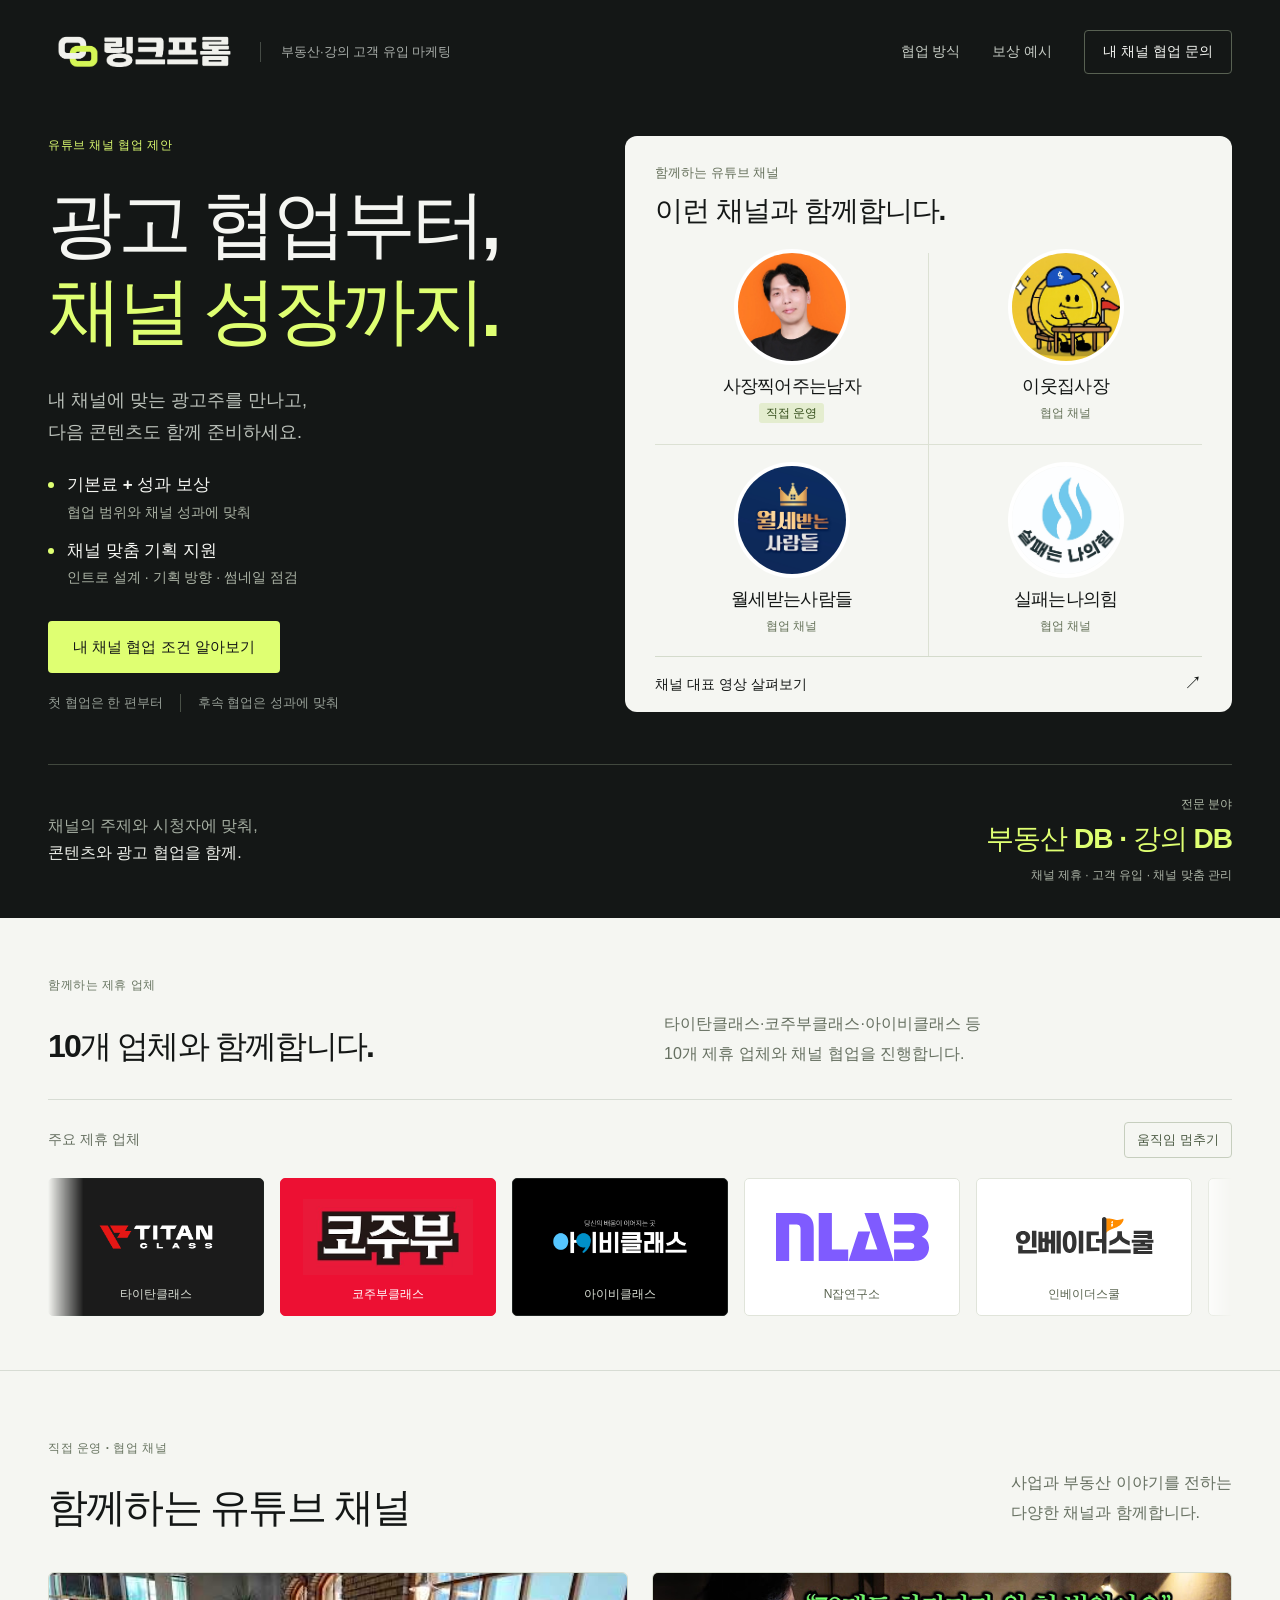
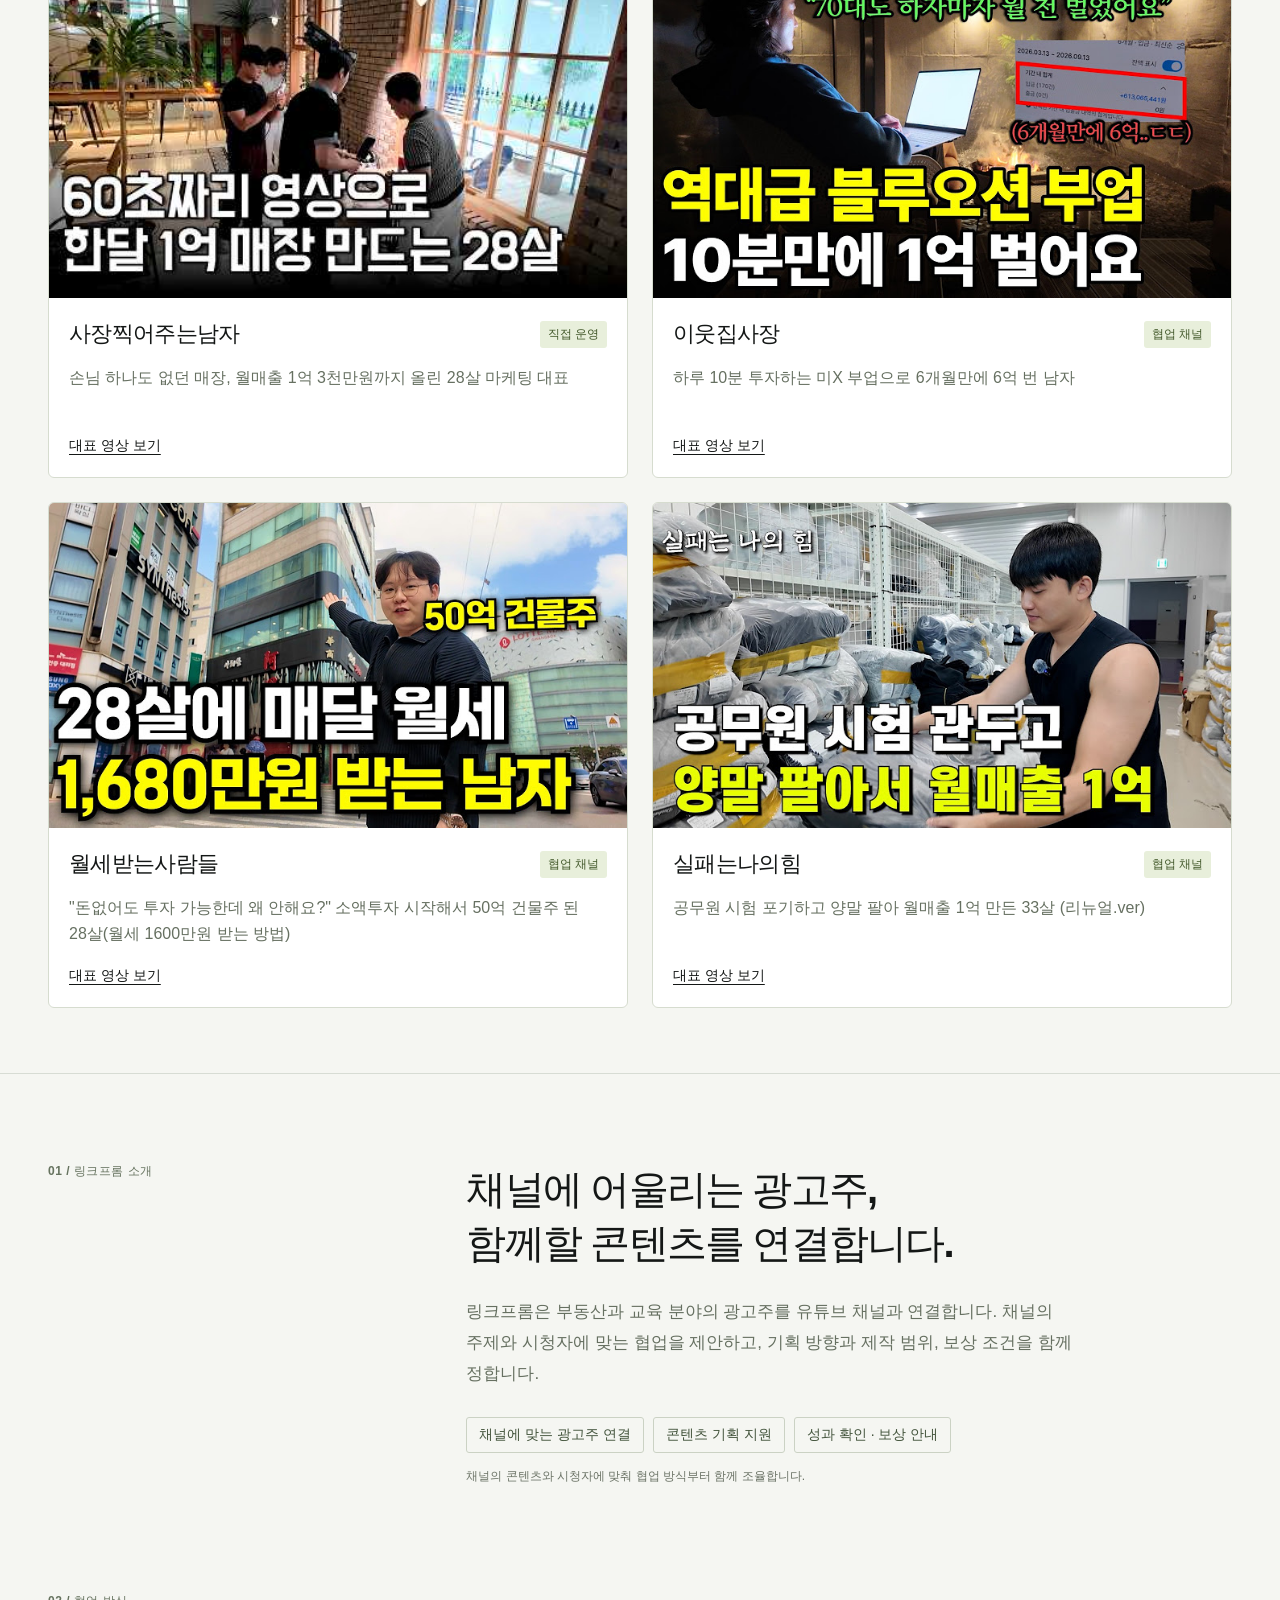
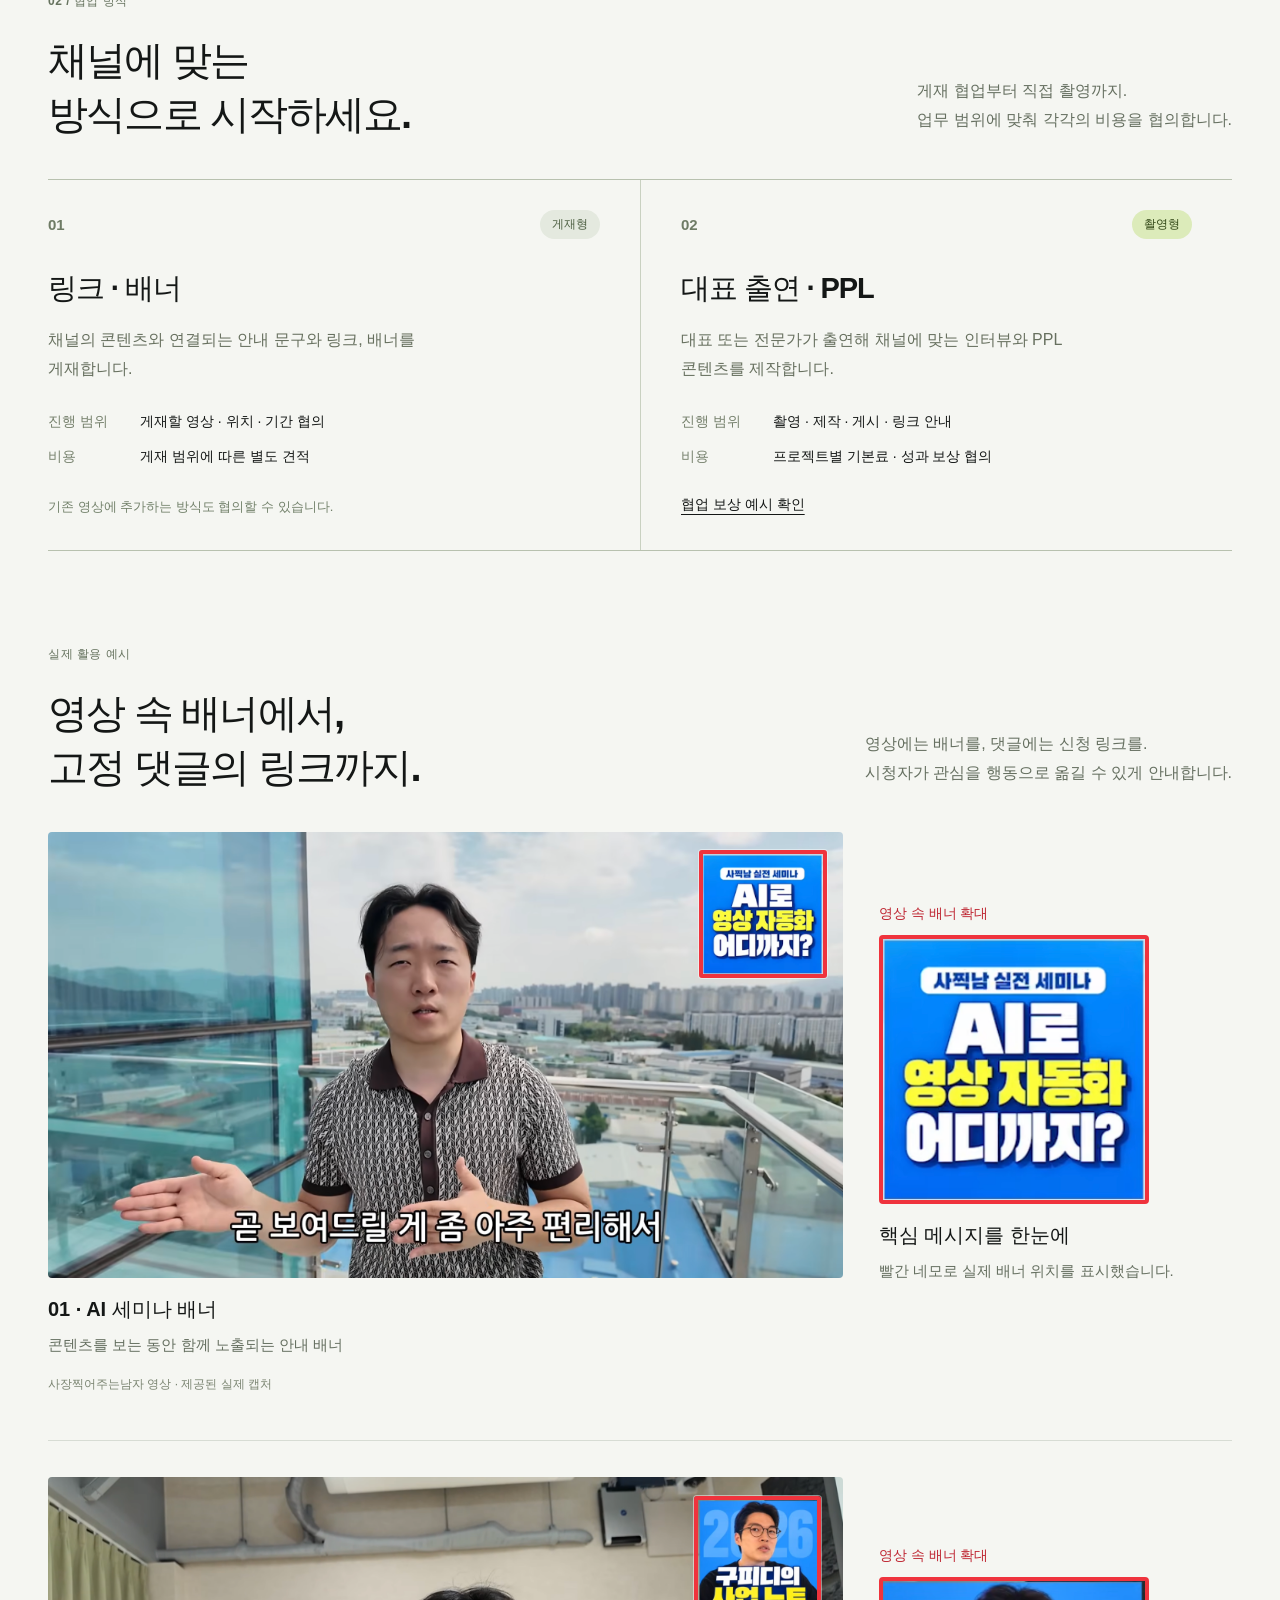
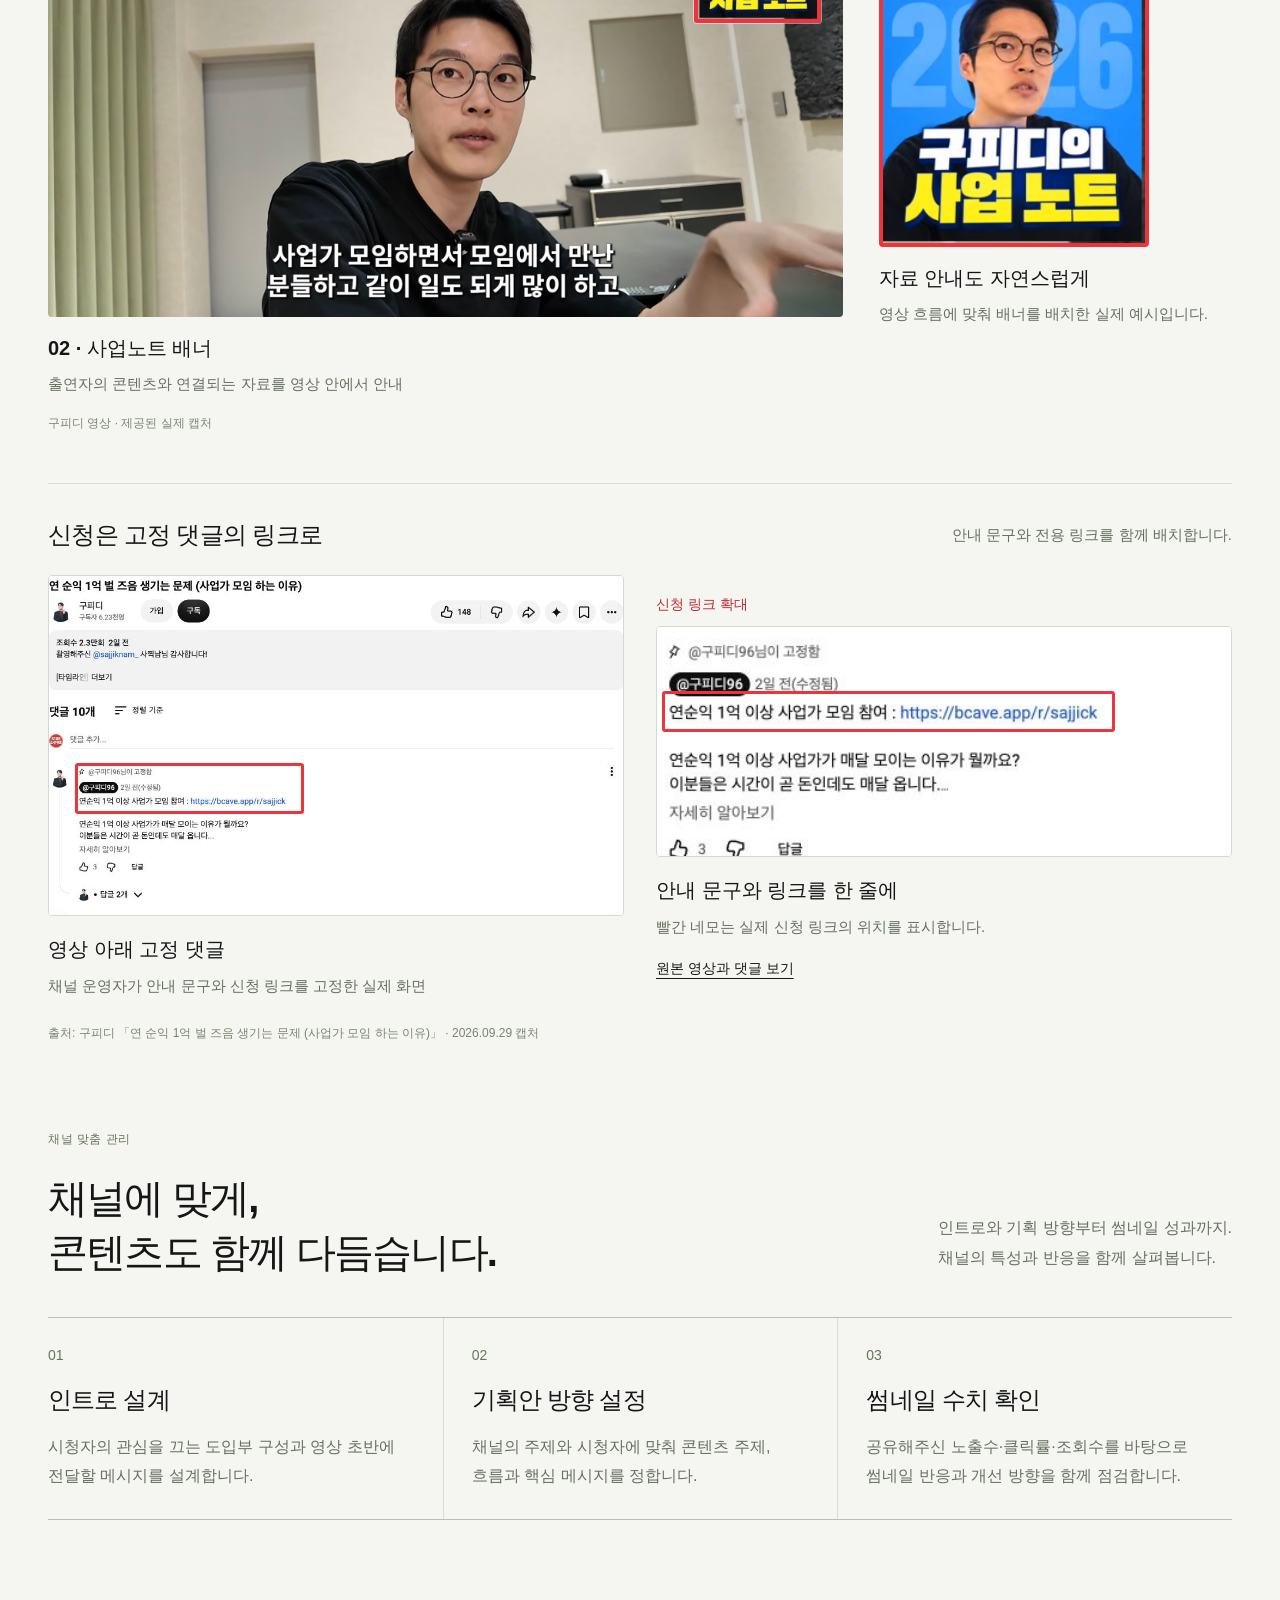
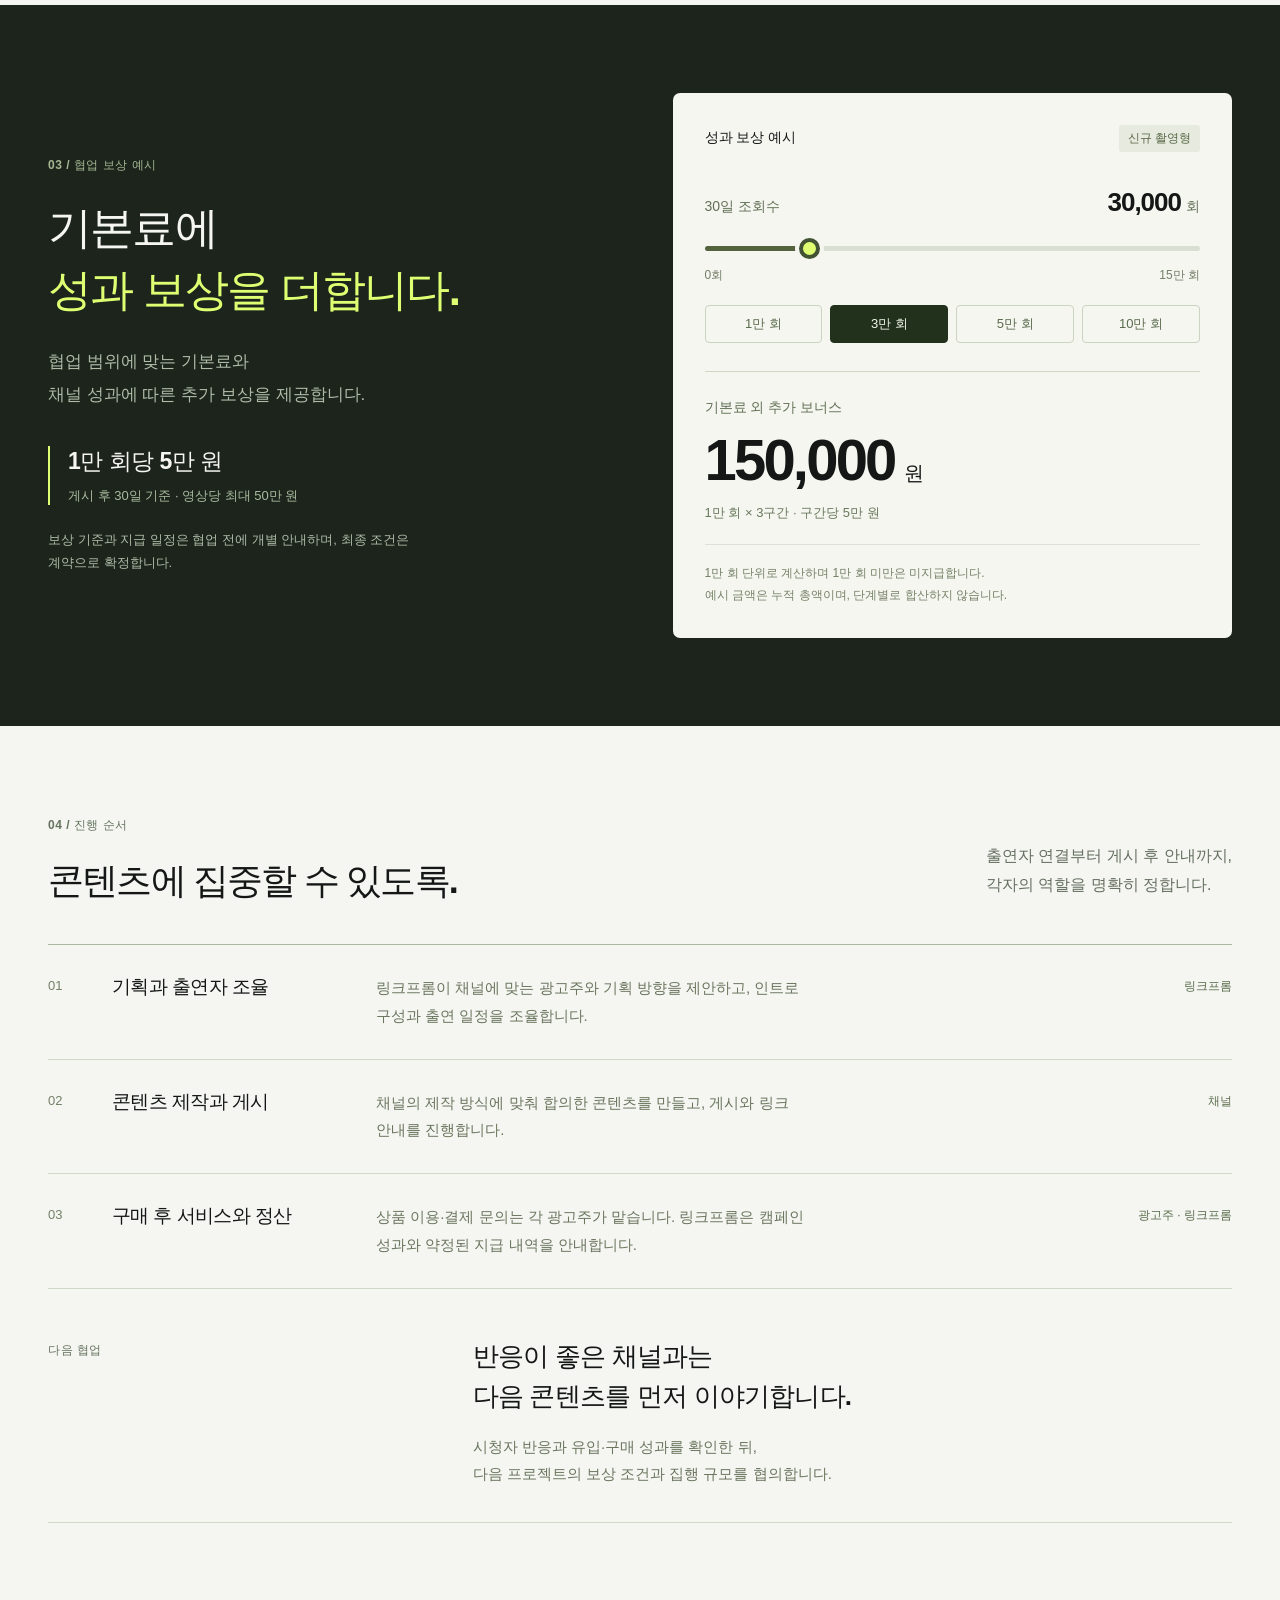
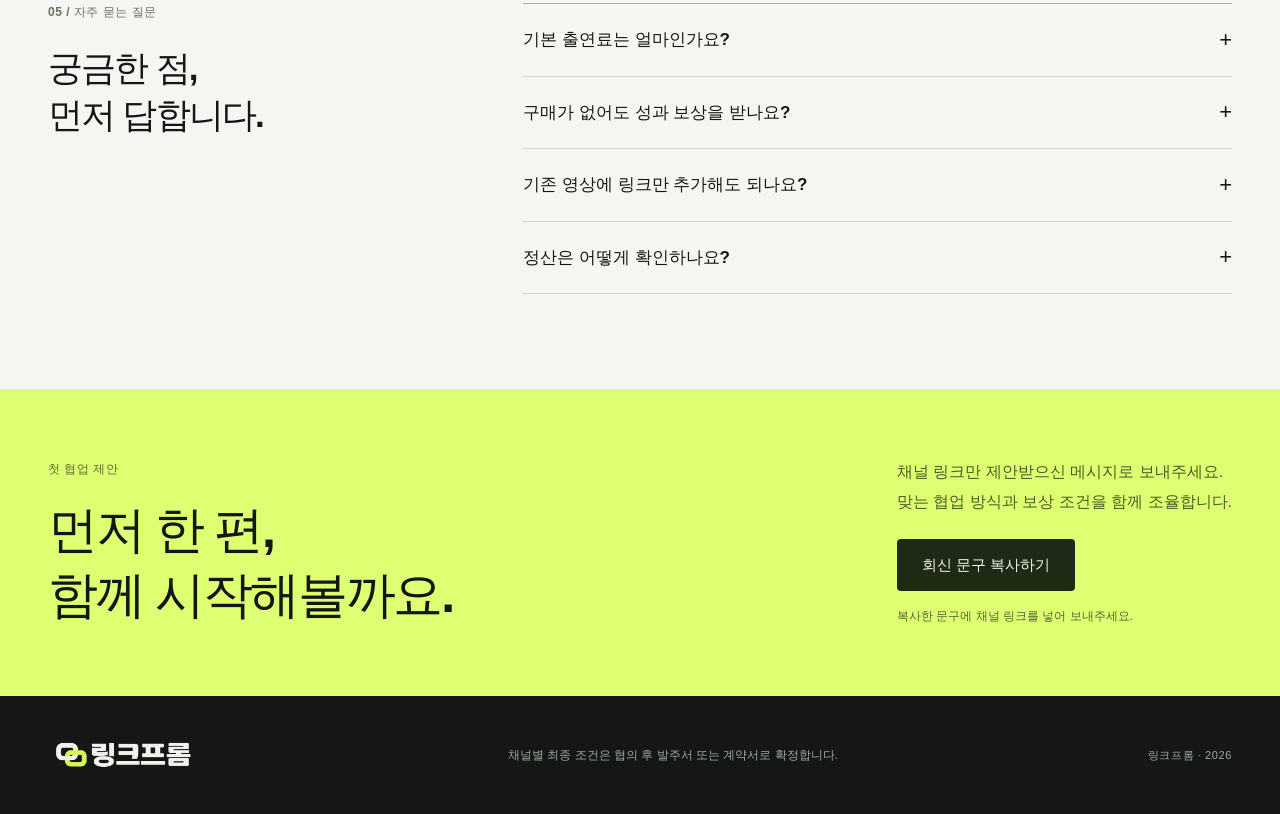
<file: index.html>
<!doctype html>
<html lang="ko">
<head>
  <meta charset="utf-8">
  <meta name="viewport" content="width=device-width, initial-scale=1">
  <meta name="theme-color" content="#141716">
  <meta name="description" content="유튜브 채널을 위한 링크프롬 협업 제안. 부동산·강의 분야 광고주 연결부터 인트로, 기획, 썸네일 관리까지 함께합니다.">
  <meta property="og:title" content="링크프롬 | 유튜브 채널 협업 제안">
  <meta property="og:description" content="기본료에 성과 보상을 더하고, 인트로·기획·썸네일까지 함께합니다. 내 채널에 맞는 협업을 한 편부터 시작하세요.">
  <title>링크프롬 — 유튜브 채널 협업 제안</title>
  <link rel="icon" type="image/svg+xml" href="data:image/svg+xml,%3Csvg%20xmlns%3D%27http%3A%2F%2Fwww.w3.org%2F2000%2Fsvg%27%20viewBox%3D%270%200%2064%2064%27%3E%3Crect%20width%3D%2764%27%20height%3D%2764%27%20rx%3D%2714%27%20fill%3D%27%23141716%27%2F%3E%3Crect%20x%3D%2712%27%20y%3D%2714%27%20width%3D%2728%27%20height%3D%2724%27%20rx%3D%278%27%20fill%3D%27none%27%20stroke%3D%27%23f5f6f2%27%20stroke-width%3D%277%27%2F%3E%3Crect%20x%3D%2725%27%20y%3D%2728%27%20width%3D%2727%27%20height%3D%2723%27%20rx%3D%278%27%20fill%3D%27none%27%20stroke%3D%27%23dfff72%27%20stroke-width%3D%277%27%2F%3E%3C%2Fsvg%3E">
  <link rel="stylesheet" href="style.css?v=20260930-6">
  <script src="app.js?v=20260930-2" defer></script>
</head>
<body>
  <a class="skip-link" href="#main">본문으로 이동</a>
  <header class="header">
    <a href="#" class="brand" aria-label="링크프롬 처음으로"><img class="brand-logo" src="assets/linkfrom-logo-ko-light.png" width="2172" height="724" alt="링크프롬"><span>부동산·강의 고객 유입 마케팅</span></a>
    <nav aria-label="제안서 메뉴"><a href="#collaboration">협업 방식</a><a href="#reward">보상 예시</a><a href="#reply" class="nav-cta">내 채널 협업 문의</a></nav>
  </header>
  <main id="main">
    <section class="hero" aria-labelledby="hero-title">
      <div class="hero-copy">
        <p class="eyebrow">유튜브 채널 협업 제안</p>
        <h1 id="hero-title">광고 협업부터,<br><span>채널 성장까지.</span></h1>
        <p class="hero-description">내 채널에 맞는 광고주를 만나고,<br>다음 콘텐츠도 함께 준비하세요.</p>
        <ul class="hero-benefits"><li><strong>기본료 + 성과 보상</strong><span>협업 범위와 채널 성과에 맞춰</span></li><li><strong>채널 맞춤 기획 지원</strong><span>인트로 설계 · 기획 방향 · 썸네일 점검</span></li></ul>
        <a href="#reply" class="button button-lime">내 채널 협업 조건 알아보기</a>
        <div class="hero-note"><span>첫 협업은 한 편부터</span><span>후속 협업은 성과에 맞춰</span></div>
      </div>
      <aside class="hero-channels" aria-labelledby="hero-channels-title">
        <div class="hero-channels-heading"><p>함께하는 유튜브 채널</p><h2 id="hero-channels-title">이런 채널과 함께합니다.</h2></div>
        <div class="profile-grid">
          <a class="channel-profile" href="https://www.youtube.com/channel/UCd0JNZPS_7yjqWA3Y6yU-vw" target="_blank" rel="noopener noreferrer"><img src="assets/channels/sajjiknam-profile.jpg" width="900" height="900" alt="사장찍어주는남자 공식 프로필"><strong>사장찍어주는남자</strong><span class="profile-role profile-owned">직접 운영</span></a>
          <a class="channel-profile" href="https://www.youtube.com/channel/UC6w43bdyvx21dHu9gfQjS2g" target="_blank" rel="noopener noreferrer"><img src="assets/channels/neighbor-boss-profile.jpg" width="900" height="900" alt="이웃집사장 공식 프로필"><strong>이웃집사장</strong><span class="profile-role">협업 채널</span></a>
          <a class="channel-profile" href="https://www.youtube.com/channel/UCdneoPEDwLfnOyI6mKdn08g" target="_blank" rel="noopener noreferrer"><img src="assets/channels/rental-people-profile.jpg" width="900" height="900" alt="월세받는사람들 공식 프로필"><strong>월세받는사람들</strong><span class="profile-role">협업 채널</span></a>
          <a class="channel-profile" href="https://www.youtube.com/channel/UCUzCAJ9hXOzDeD3fo0J1dEg" target="_blank" rel="noopener noreferrer"><img src="assets/channels/failure-power-profile.jpg" width="900" height="900" alt="실패는나의힘 공식 프로필"><strong>실패는나의힘</strong><span class="profile-role">협업 채널</span></a>
        </div>
        <a class="profile-more" href="#channels">채널 대표 영상 살펴보기 <span aria-hidden="true">↗</span></a>
      </aside>
      <div class="hero-bottom"><p>채널의 주제와 시청자에 맞춰,<br><strong>콘텐츠와 광고 협업을 함께.</strong></p><div><span class="small-label">전문 분야</span><p class="hero-price service-focus">부동산 DB · 강의 DB</p><span class="fine-print">채널 제휴 · 고객 유입 · 채널 맞춤 관리</span></div></div>
    </section>

    <section class="partners light-section" aria-labelledby="partners-title">
      <div class="partners-heading"><p class="section-label">함께하는 제휴 업체</p><h2 id="partners-title"><strong>10개 업체</strong>와 함께합니다.</h2><p>타이탄클래스·코주부클래스·아이비클래스 등<br>10개 제휴 업체와 채널 협업을 진행합니다.</p></div>
      <div class="partner-marquee"><div class="partner-marquee-toolbar"><p>주요 제휴 업체</p><button id="marquee-toggle" class="marquee-toggle" type="button" aria-pressed="false">움직임 멈추기</button></div><div class="logo-window"><div class="logo-track"><ul class="logo-group" aria-label="주요 제휴 업체"><li class="partner-logo-card logo-on-dark" data-partner="titan"><div class="partner-logo-art"><img src="assets/partners/titan-official-thumbnail.png" alt="타이탄클래스"></div><span>타이탄클래스</span></li><li class="partner-logo-card logo-profile" data-partner="cojooboo"><div class="partner-logo-art"><img src="assets/partners/cojooboo-official-profile.jpg" alt="코주부클래스"></div><span>코주부클래스</span></li><li class="partner-logo-card logo-on-dark" data-partner="ivy"><div class="partner-logo-art"><img src="assets/partners/ivy-corroborated-instructor-logo.png" alt="아이비클래스"></div><span>아이비클래스</span></li><li class="partner-logo-card " data-partner="nlab"><div class="partner-logo-art"><img src="assets/partners/nlab-original.svg" alt="N잡연구소"></div><span>N잡연구소</span></li><li class="partner-logo-card " data-partner="invader"><div class="partner-logo-art"><img src="assets/partners/invader-original.svg" alt="인베이더스쿨"></div><span>인베이더스쿨</span></li><li class="partner-logo-card logo-profile" data-partner="catchreal"><div class="partner-logo-art"><img src="assets/partners/catchreal-official-app-icon.png" alt="캐치리얼"></div><span>캐치리얼</span></li></ul><ul class="logo-group" aria-hidden="true"><li class="partner-logo-card logo-on-dark" data-partner="titan"><div class="partner-logo-art"><img src="assets/partners/titan-official-thumbnail.png" alt="타이탄클래스"></div><span>타이탄클래스</span></li><li class="partner-logo-card logo-profile" data-partner="cojooboo"><div class="partner-logo-art"><img src="assets/partners/cojooboo-official-profile.jpg" alt="코주부클래스"></div><span>코주부클래스</span></li><li class="partner-logo-card logo-on-dark" data-partner="ivy"><div class="partner-logo-art"><img src="assets/partners/ivy-corroborated-instructor-logo.png" alt="아이비클래스"></div><span>아이비클래스</span></li><li class="partner-logo-card " data-partner="nlab"><div class="partner-logo-art"><img src="assets/partners/nlab-original.svg" alt="N잡연구소"></div><span>N잡연구소</span></li><li class="partner-logo-card " data-partner="invader"><div class="partner-logo-art"><img src="assets/partners/invader-original.svg" alt="인베이더스쿨"></div><span>인베이더스쿨</span></li><li class="partner-logo-card logo-profile" data-partner="catchreal"><div class="partner-logo-art"><img src="assets/partners/catchreal-official-app-icon.png" alt="캐치리얼"></div><span>캐치리얼</span></li></ul></div></div></div>
    </section>

    <section id="channels" class="channel-showcase light-section" aria-labelledby="channels-title">
      <div class="section-heading"><div><p class="section-label">직접 운영 · 협업 채널</p><h2 id="channels-title">함께하는 유튜브 채널</h2></div><p>사업과 부동산 이야기를 전하는<br>다양한 채널과 함께합니다.</p></div>
      <div class="channel-grid">
        <article class="channel-card"><a href="https://www.youtube.com/watch?v=8kIc4uKMcrI" target="_blank" rel="noopener noreferrer" aria-label="사장찍어주는남자 대표 영상 보기"><div class="channel-thumb"><img src="assets/channels/sajjiknam-thumbnail.jpg" width="480" height="360" alt="사장찍어주는남자 대표 영상 썸네일: 60초짜리 영상으로 한달 1억 매장 만드는 28살"></div><div class="channel-card-body"><div class="channel-card-top"><h3>사장찍어주는남자</h3><span class="channel-kind">직접 운영</span></div><p>손님 하나도 없던 매장, 월매출 1억 3천만원까지 올린 28살 마케팅 대표</p><span class="channel-video-label">대표 영상 보기</span></div></a></article>
        <article class="channel-card"><a href="https://www.youtube.com/watch?v=1CfkNhSDbVc" target="_blank" rel="noopener noreferrer" aria-label="이웃집사장 대표 영상 보기"><div class="channel-thumb"><img src="assets/channels/neighbor-boss-thumbnail.jpg" width="720" height="404" alt="이웃집사장 대표 영상 썸네일"></div><div class="channel-card-body"><div class="channel-card-top"><h3>이웃집사장</h3><span class="channel-kind">협업 채널</span></div><p>하루 10분 투자하는 미X 부업으로 6개월만에 6억 번 남자</p><span class="channel-video-label">대표 영상 보기</span></div></a></article>
        <article class="channel-card"><a href="https://www.youtube.com/watch?v=fvHX0rNIvsk" target="_blank" rel="noopener noreferrer" aria-label="월세받는사람들 대표 영상 보기"><div class="channel-thumb"><img src="assets/channels/rental-people-thumbnail.jpg" width="720" height="404" alt="월세받는사람들 대표 영상 썸네일"></div><div class="channel-card-body"><div class="channel-card-top"><h3>월세받는사람들</h3><span class="channel-kind">협업 채널</span></div><p>&quot;돈없어도 투자 가능한데 왜 안해요?&quot; 소액투자 시작해서 50억 건물주 된 28살(월세 1600만원 받는 방법)</p><span class="channel-video-label">대표 영상 보기</span></div></a></article>
        <article class="channel-card"><a href="https://www.youtube.com/watch?v=iDy97je2Cr4" target="_blank" rel="noopener noreferrer" aria-label="실패는나의힘 대표 영상 보기"><div class="channel-thumb"><img src="assets/channels/failure-power-thumbnail.jpg" width="720" height="404" alt="실패는나의힘 대표 영상 썸네일: 공무원 시험 관두고 양말 팔아서 월매출 1억"></div><div class="channel-card-body"><div class="channel-card-top"><h3>실패는나의힘</h3><span class="channel-kind">협업 채널</span></div><p>공무원 시험 포기하고 양말 팔아 월매출 1억 만든 33살 (리뉴얼.ver)</p><span class="channel-video-label">대표 영상 보기</span></div></a></article>
      </div>
    </section>

    <section class="intro light-section" aria-labelledby="intro-title">
      <div class="section-label">01 / 링크프롬 소개</div>
      <div class="intro-body"><h2 id="intro-title">채널에 어울리는 광고주,<br>함께할 콘텐츠를 연결합니다.</h2><p>링크프롬은 부동산과 교육 분야의 광고주를 유튜브 채널과 연결합니다. 채널의 주제와 시청자에 맞는 협업을 제안하고, 기획 방향과 제작 범위, 보상 조건을 함께 정합니다.</p><div class="topics"><span>채널에 맞는 광고주 연결</span><span>콘텐츠 기획 지원</span><span>성과 확인 · 보상 안내</span></div><p class="caption">채널의 콘텐츠와 시청자에 맞춰 협업 방식부터 함께 조율합니다.</p></div>
    </section>

    <section id="collaboration" class="formats light-section" aria-labelledby="formats-title">
      <div class="section-heading"><div><p class="section-label">02 / 협업 방식</p><h2 id="formats-title">채널에 맞는<br>방식으로 시작하세요.</h2></div><p>게재 협업부터 직접 촬영까지.<br>업무 범위에 맞춰 각각의 비용을 협의합니다.</p></div>
      <div class="format-grid">
        <article class="format-item"><div class="format-top"><span class="format-number">01</span><span class="format-tag">게재형</span></div><h3>링크 · 배너</h3><p>채널의 콘텐츠와 연결되는 안내 문구와 링크, 배너를 게재합니다.</p><dl><div><dt>진행 범위</dt><dd>게재할 영상 · 위치 · 기간 협의</dd></div><div><dt>비용</dt><dd>게재 범위에 따른 별도 견적</dd></div></dl><p class="format-foot">기존 영상에 추가하는 방식도 협의할 수 있습니다.</p></article>
        <article class="format-item format-featured"><div class="format-top"><span class="format-number">02</span><span class="format-tag">촬영형</span></div><h3>대표 출연 · PPL</h3><p>대표 또는 전문가가 출연해 채널에 맞는 인터뷰와 PPL 콘텐츠를 제작합니다.</p><dl><div><dt>진행 범위</dt><dd>촬영 · 제작 · 게시 · 링크 안내</dd></div><div><dt>비용</dt><dd>프로젝트별 기본료 · 성과 보상 협의</dd></div></dl><a href="#reward" class="text-link">협업 보상 예시 확인</a></article>
      </div>
    </section>

    <section class="real-examples light-section" aria-labelledby="examples-title">
      <div class="section-heading"><div><p class="section-label">실제 활용 예시</p><h2 id="examples-title">영상 속 배너에서,<br>고정 댓글의 링크까지.</h2></div><p>영상에는 배너를, 댓글에는 신청 링크를.<br>시청자가 관심을 행동으로 옮길 수 있게 안내합니다.</p></div>
      <div class="banner-example-grid">
        <figure class="banner-example-context"><div class="banner-case-shot"><img src="assets/cases/sajjiknam-banner.png" width="2062" height="1158" alt="사장찍어주는남자 영상 안에 실제로 삽입된 파란색 AI 영상 자동화 세미나 배너"><span class="banner-focus-box" aria-hidden="true"></span></div><figcaption><strong>01 · AI 세미나 배너</strong><span>콘텐츠를 보는 동안 함께 노출되는 안내 배너</span></figcaption></figure>
        <figure class="banner-example-detail"><p class="zoom-label">영상 속 배너 확대</p><div class="banner-zoom"><img src="assets/cases/sajjiknam-banner.png" width="2062" height="1158" alt="사찍남 실전 세미나: AI로 영상 자동화 어디까지? 배너 확대"></div><figcaption><strong>핵심 메시지를 한눈에</strong><span>빨간 네모로 실제 배너 위치를 표시했습니다.</span></figcaption></figure>
      </div>
      <p class="example-source banner-source">사장찍어주는남자 영상 · 제공된 실제 캡처</p>
      <div class="banner-example-grid banner-example-second">
        <figure class="banner-example-context"><div class="banner-case-shot banner-case-gupidi"><img src="assets/cases/gupidi-banner.png" width="2068" height="1146" alt="구피디 영상에 삽입된 파란색 2026 구피디의 사업노트 배너"><span class="banner-focus-box" aria-hidden="true"></span></div><figcaption><strong>02 · 사업노트 배너</strong><span>출연자의 콘텐츠와 연결되는 자료를 영상 안에서 안내</span></figcaption></figure>
        <figure class="banner-example-detail"><p class="zoom-label">영상 속 배너 확대</p><div class="banner-zoom banner-zoom-gupidi"><img src="assets/cases/gupidi-banner.png" width="2068" height="1146" alt="2026 구피디의 사업노트 배너 확대"></div><figcaption><strong>자료 안내도 자연스럽게</strong><span>영상 흐름에 맞춰 배너를 배치한 실제 예시입니다.</span></figcaption></figure>
      </div>
      <p class="example-source banner-source">구피디 영상 · 제공된 실제 캡처</p>
      <div class="example-subheading"><h3>신청은 고정 댓글의 링크로</h3><p>안내 문구와 전용 링크를 함께 배치합니다.</p></div>
      <div class="example-grid">
        <figure class="example-context"><div class="case-shot shot-context"><img src="assets/cases/gupidi-pinned-comment.png" width="1440" height="1000" alt="구피디 영상 아래에 실제로 게시된 고정 댓글과 사업가 모임 참여 링크"><span class="focus-box" aria-hidden="true"></span></div><figcaption><strong>영상 아래 고정 댓글</strong><span>채널 운영자가 안내 문구와 신청 링크를 고정한 실제 화면</span></figcaption></figure>
        <figure class="example-detail"><p class="zoom-label">신청 링크 확대</p><div class="case-shot shot-detail"><img src="assets/cases/gupidi-pinned-comment.png" width="1440" height="1000" alt="연순익 1억 이상 사업가 모임 참여 문구와 bcave.app 전용 링크 확대"><span class="focus-box" aria-hidden="true"></span></div><figcaption><strong>안내 문구와 링크를 한 줄에</strong><span>빨간 네모는 실제 신청 링크의 위치를 표시합니다.</span></figcaption><a class="text-link" href="https://www.youtube.com/watch?v=JWDuv-KC7WA&amp;lc=Ugyb7ZJ1AY9cGgpylqF4AaABAg" target="_blank" rel="noopener noreferrer">원본 영상과 댓글 보기</a></figure>
      </div>
      <p class="example-source">출처: 구피디 「연 순익 1억 벌 즈음 생기는 문제 (사업가 모임 하는 이유)」 · 2026.09.29 캡처</p>
    </section>

    <section class="channel-care light-section" aria-labelledby="channel-care-title">
      <div class="section-heading"><div><p class="section-label">채널 맞춤 관리</p><h2 id="channel-care-title">채널에 맞게,<br>콘텐츠도 함께 다듬습니다.</h2></div><p>인트로와 기획 방향부터 썸네일 성과까지.<br>채널의 특성과 반응을 함께 살펴봅니다.</p></div>
      <div class="care-grid">
        <article><span class="care-number">01</span><h3>인트로 설계</h3><p>시청자의 관심을 끄는 도입부 구성과 영상 초반에 전달할 메시지를 설계합니다.</p></article>
        <article><span class="care-number">02</span><h3>기획안 방향 설정</h3><p>채널의 주제와 시청자에 맞춰 콘텐츠 주제, 흐름과 핵심 메시지를 정합니다.</p></article>
        <article><span class="care-number">03</span><h3>썸네일 수치 확인</h3><p>공유해주신 노출수·클릭률·조회수를 바탕으로 썸네일 반응과 개선 방향을 함께 점검합니다.</p></article>
      </div>
    </section>

    <section id="reward" class="reward dark-section" aria-labelledby="reward-title">
      <div class="reward-copy"><p class="section-label">03 / 협업 보상 예시</p><h2 id="reward-title">기본료에<br><span>성과 보상을 더합니다.</span></h2><p>협업 범위에 맞는 기본료와<br>채널 성과에 따른 추가 보상을 제공합니다.</p><div class="reward-rule"><strong>1만 회당 5만 원</strong><span>게시 후 30일 기준 · 영상당 최대 50만 원</span></div><p class="reward-note">보상 기준과 지급 일정은 협업 전에 개별 안내하며, 최종 조건은 계약으로 확정합니다.</p></div>
      <div class="calculator" aria-label="조회수 성과 보상 계산기">
        <div class="calc-top"><span>성과 보상 예시</span><span class="calc-badge">신규 촬영형</span></div>
        <div class="views-line"><label for="views">30일 조회수</label><div><output id="views-value" for="views">30,000</output><span>회</span></div></div>
        <input id="views" type="range" min="0" max="150000" step="1000" value="30000" aria-valuetext="30,000회, 보너스 15만 원">
        <div class="range-labels"><span>0회</span><span>15만 회</span></div>
        <div class="preset-buttons" aria-label="조회수 예시 선택"><button type="button" data-views="10000" aria-pressed="false">1만 회</button><button type="button" data-views="30000" class="is-active" aria-pressed="true">3만 회</button><button type="button" data-views="50000" aria-pressed="false">5만 회</button><button type="button" data-views="100000" aria-pressed="false">10만 회</button></div>
        <div class="bonus-total"><span>기본료 외 추가 보너스</span><p><output id="bonus-value" for="views" aria-live="polite">150,000</output><span>원</span></p></div>
        <p id="bonus-explainer" class="bonus-explainer">1만 회 × 3구간 · 구간당 5만 원</p>
        <p class="calc-fine">1만 회 단위로 계산하며 1만 회 미만은 미지급합니다.<br>예시 금액은 누적 총액이며, 단계별로 합산하지 않습니다.</p>
      </div>
    </section>

    <section class="workflow light-section" aria-labelledby="workflow-title">
      <div class="section-heading"><div><p class="section-label">04 / 진행 순서</p><h2 id="workflow-title">콘텐츠에 집중할 수 있도록.</h2></div><p>출연자 연결부터 게시 후 안내까지,<br>각자의 역할을 명확히 정합니다.</p></div>
      <div class="workflow-rows"><article><span class="step-index">01</span><h3>기획과 출연자 조율</h3><p>링크프롬이 채널에 맞는 광고주와 기획 방향을 제안하고, 인트로 구성과 출연 일정을 조율합니다.</p><span class="role">링크프롬</span></article><article><span class="step-index">02</span><h3>콘텐츠 제작과 게시</h3><p>채널의 제작 방식에 맞춰 합의한 콘텐츠를 만들고, 게시와 링크 안내를 진행합니다.</p><span class="role">채널</span></article><article><span class="step-index">03</span><h3>구매 후 서비스와 정산</h3><p>상품 이용·결제 문의는 각 광고주가 맡습니다. 링크프롬은 캠페인 성과와 약정된 지급 내역을 안내합니다.</p><span class="role">광고주 · 링크프롬</span></article></div>
      <div class="next-project"><p class="section-label">다음 협업</p><p>반응이 좋은 채널과는<br><strong>다음 콘텐츠를 먼저 이야기합니다.</strong></p><span>시청자 반응과 유입·구매 성과를 확인한 뒤,<br>다음 프로젝트의 보상 조건과 집행 규모를 협의합니다.</span></div>
    </section>

    <section class="faq light-section" aria-labelledby="faq-title"><div><p class="section-label">05 / 자주 묻는 질문</p><h2 id="faq-title">궁금한 점,<br>먼저 답합니다.</h2></div><div class="faq-list">
      <details><summary>기본 출연료는 얼마인가요?<span aria-hidden="true">+</span></summary><p>채널의 기본 견적을 먼저 확인한 뒤 촬영·제작 범위와 게재 기간에 맞춰 협의합니다. 링크·배너 게재형과 직접 촬영형은 별도로 견적을 정합니다.</p></details>
      <details><summary>구매가 없어도 성과 보상을 받나요?<span aria-hidden="true">+</span></summary><p>조회수 기준으로 합의한 경우, 기준을 달성하면 약정된 성과 보상을 제공합니다. 구매 성과는 다음 협업 조건을 논의할 때 참고하며, 프로젝트별 기준은 시작 전에 안내합니다.</p></details>
      <details><summary>기존 영상에 링크만 추가해도 되나요?<span aria-hidden="true">+</span></summary><p>가능한 게재 위치와 기간을 확인해 별도 협의합니다. 과거 누적 조회수 전체를 보너스 기준으로 사용하지 않으며, 보너스를 적용한다면 게재 시작일과 측정 범위를 먼저 정합니다.</p></details>
      <details><summary>정산은 어떻게 확인하나요?<span aria-hidden="true">+</span></summary><p>채널별 정산표에 대상 영상, 기준일 조회수, 기본료, 추가 보너스와 지급 예정일을 안내합니다. 유료 광고 조회수 처리, 지급일과 부가세 처리는 시작 전에 확정합니다.</p></details>
    </div></section>

    <section id="reply" class="reply" aria-labelledby="reply-title"><div class="reply-heading"><p class="section-label">첫 협업 제안</p><h2 id="reply-title">먼저 한 편,<br>함께 시작해볼까요.</h2></div><div class="reply-action"><p>채널 링크만 제안받으신 메시지로 보내주세요.<br>맞는 협업 방식과 보상 조건을 함께 조율합니다.</p><button class="button button-dark" id="copy-reply" type="button">회신 문구 복사하기</button><p id="copy-status" role="status" class="copy-status">복사한 문구에 채널 링크를 넣어 보내주세요.</p></div></section>
  </main>
  <footer><a class="brand footer-brand" href="#" aria-label="링크프롬 처음으로"><img class="brand-logo" src="assets/linkfrom-logo-ko-light.png" width="2172" height="724" alt="링크프롬"></a><p>채널별 최종 조건은 협의 후 발주서 또는 계약서로 확정합니다.</p><span>링크프롬 · 2026</span></footer>
  <dialog id="reply-dialog" aria-labelledby="reply-dialog-title"><h2 id="reply-dialog-title">회신 문구</h2><p>아래 내용을 복사해 제안받으신 메시지로 보내주세요.</p><textarea id="reply-text" rows="8" aria-label="복사할 회신 문구" readonly></textarea><button class="button button-dark" id="close-dialog" type="button">닫기</button></dialog>
</body>
</html>
</file>
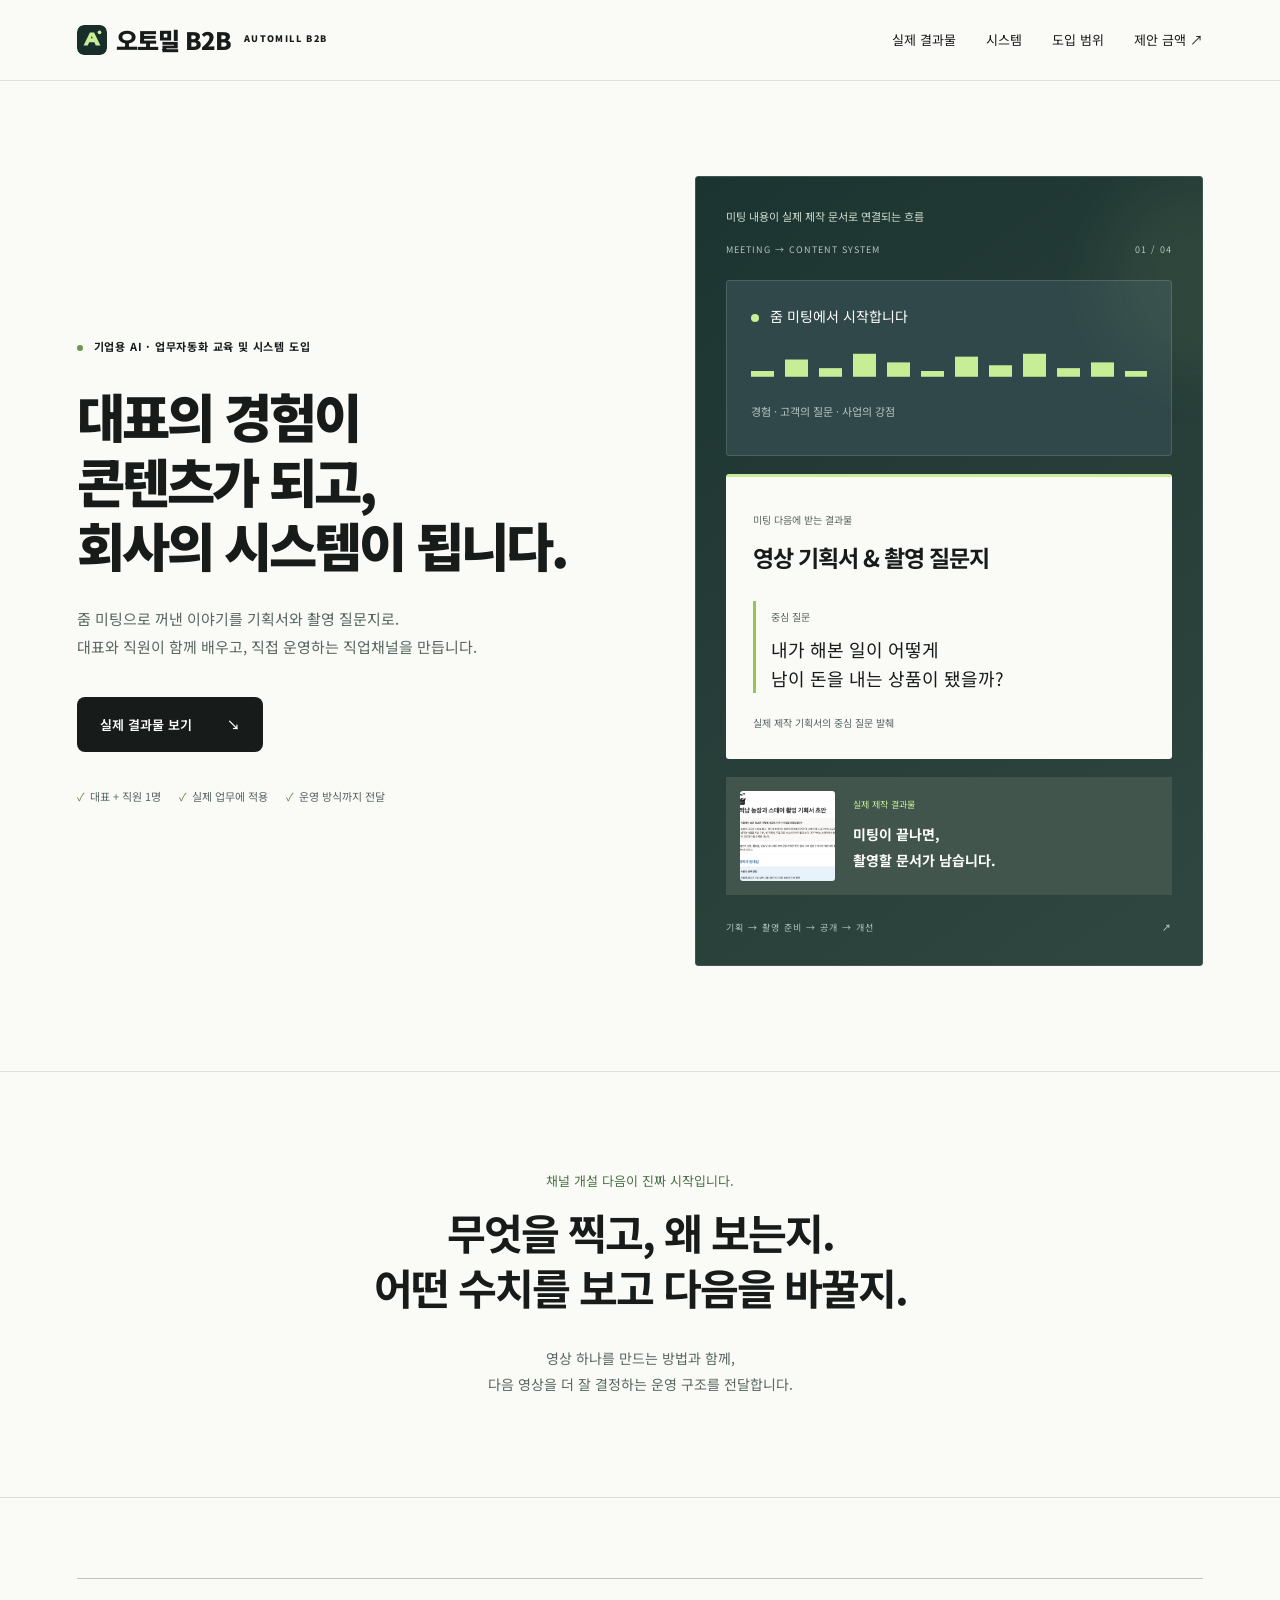
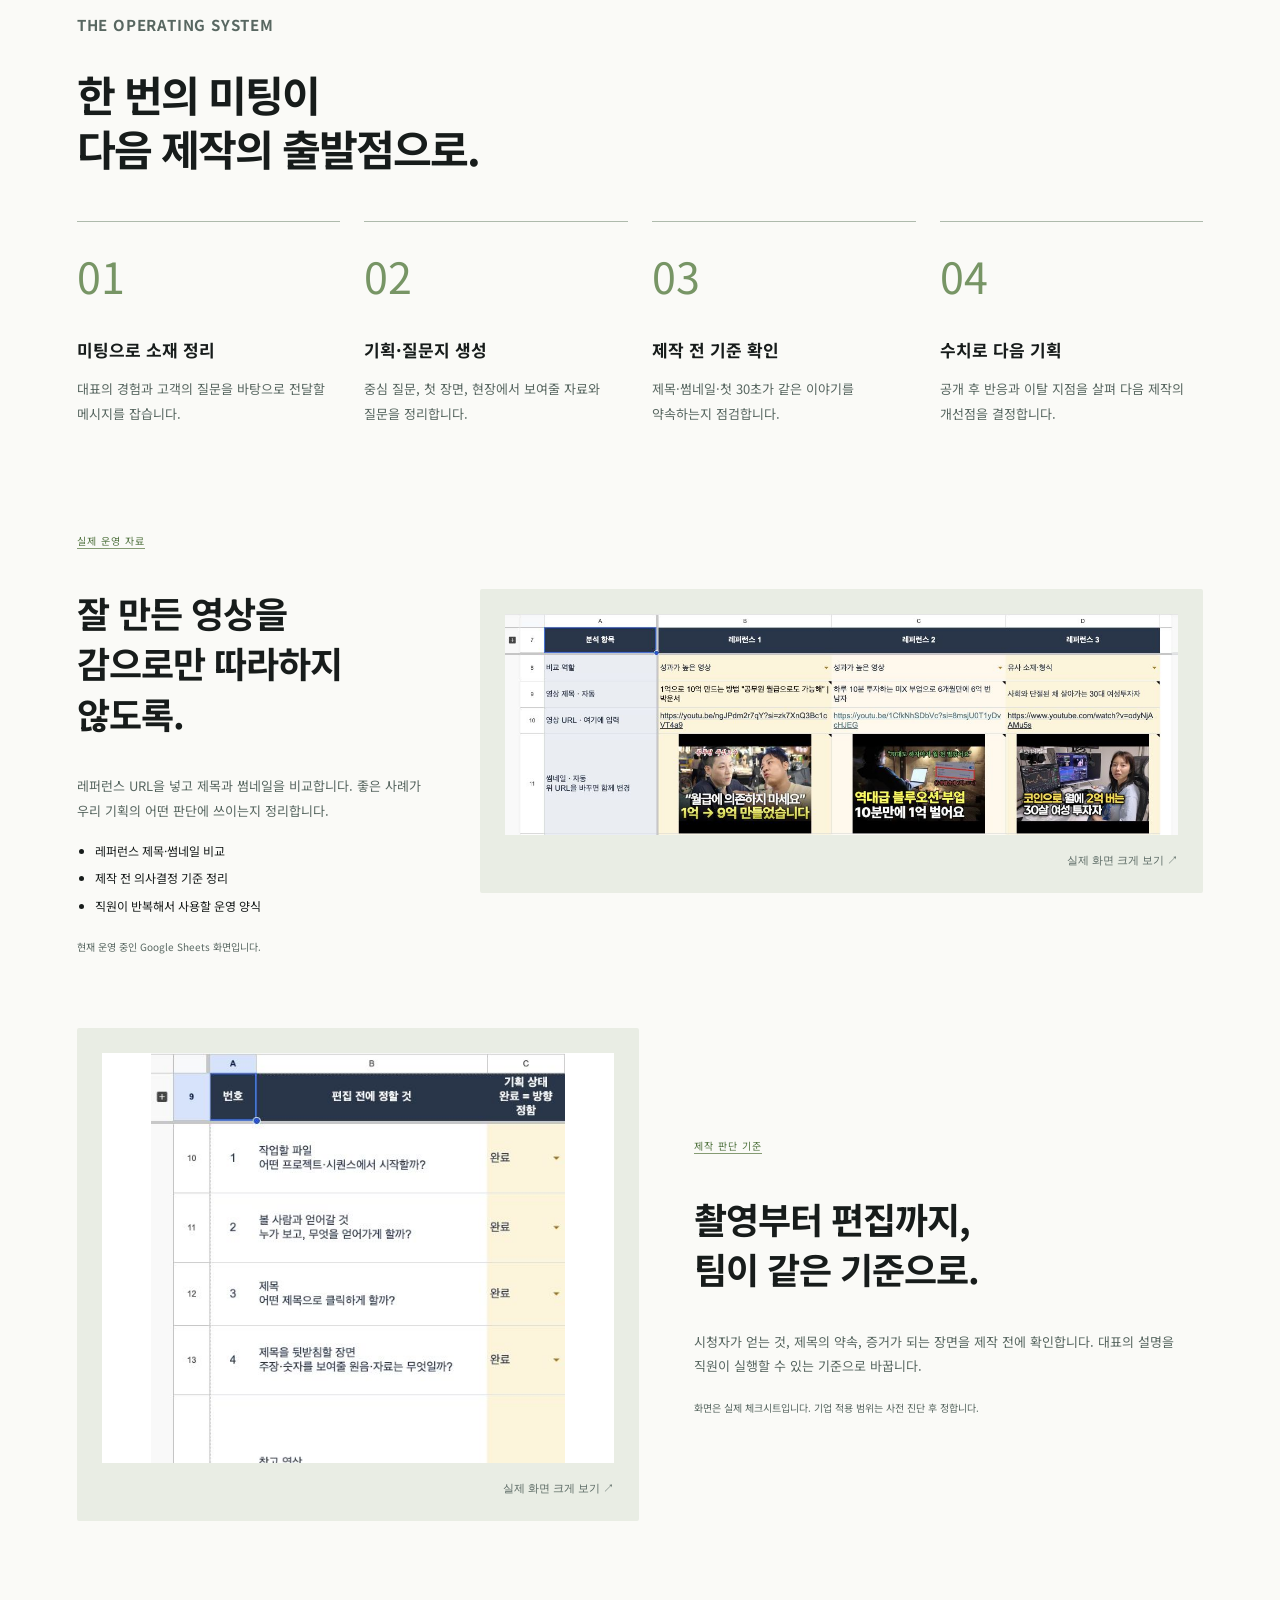
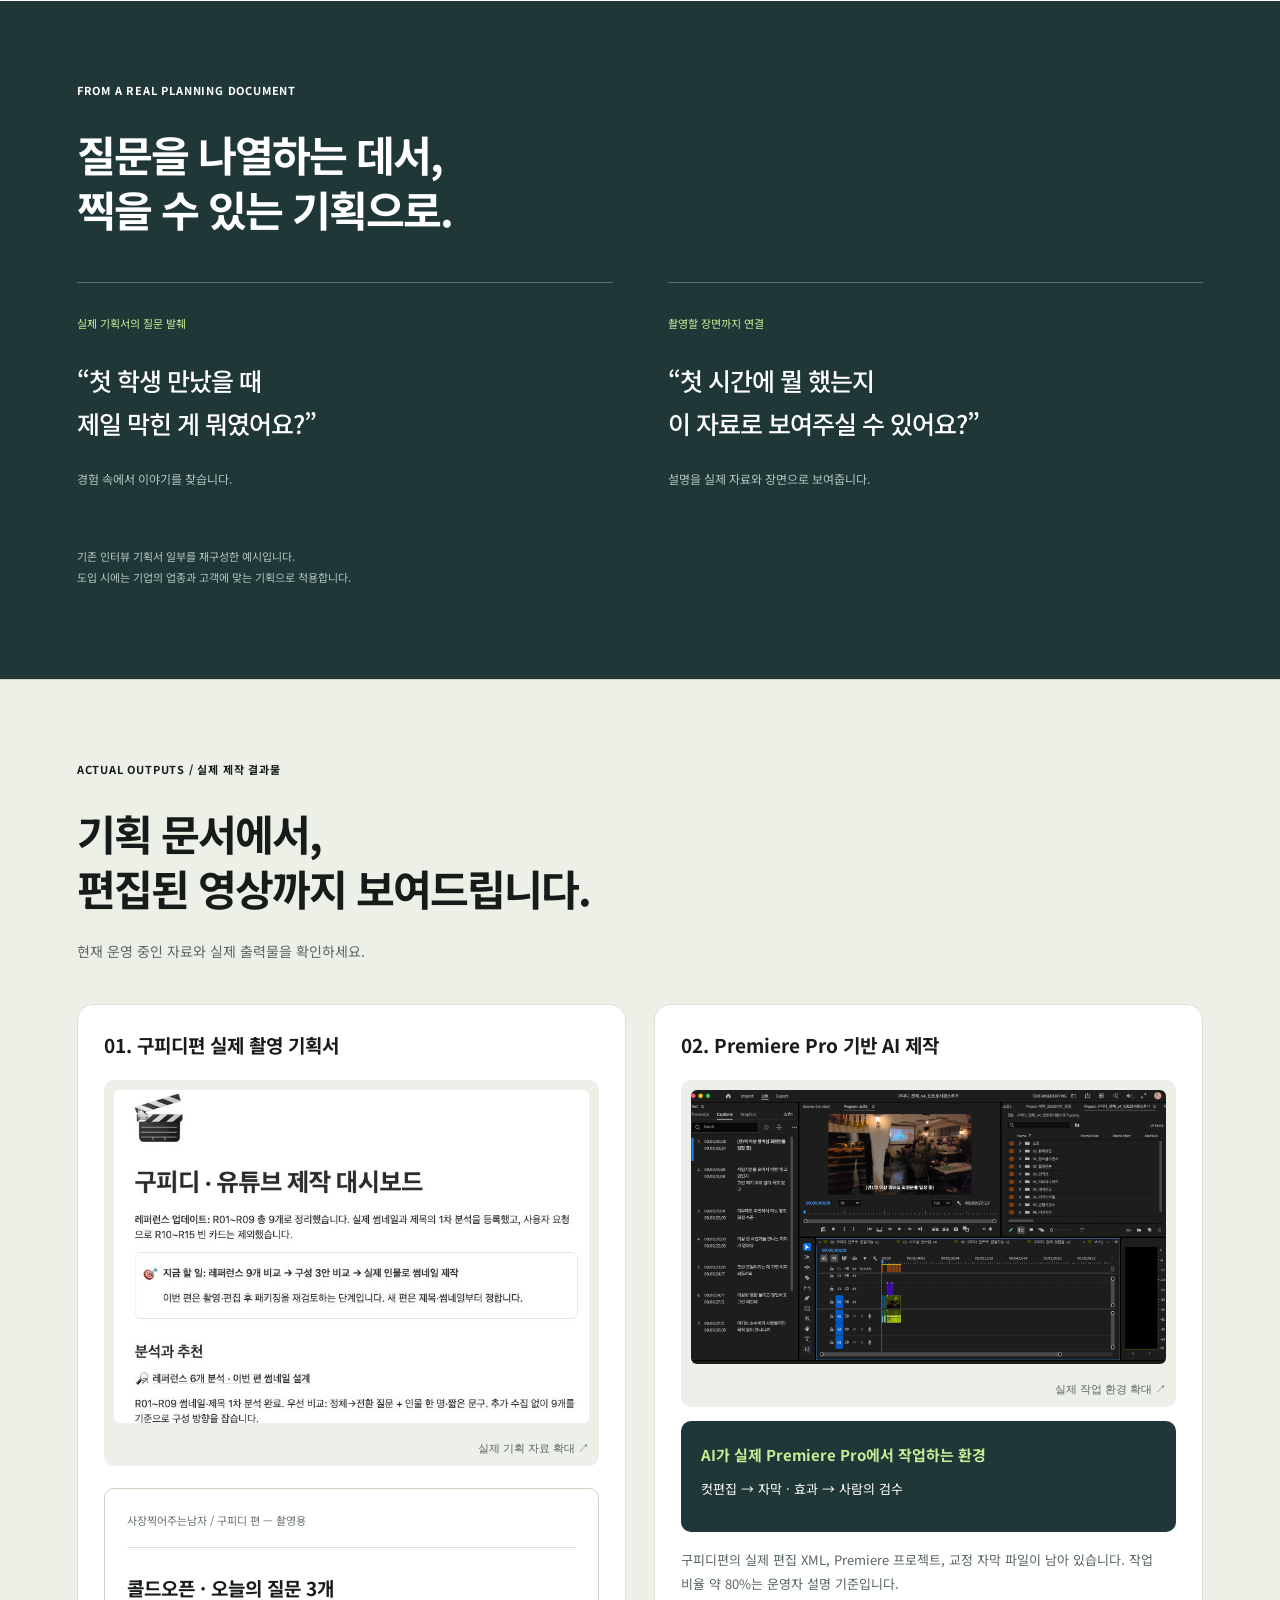
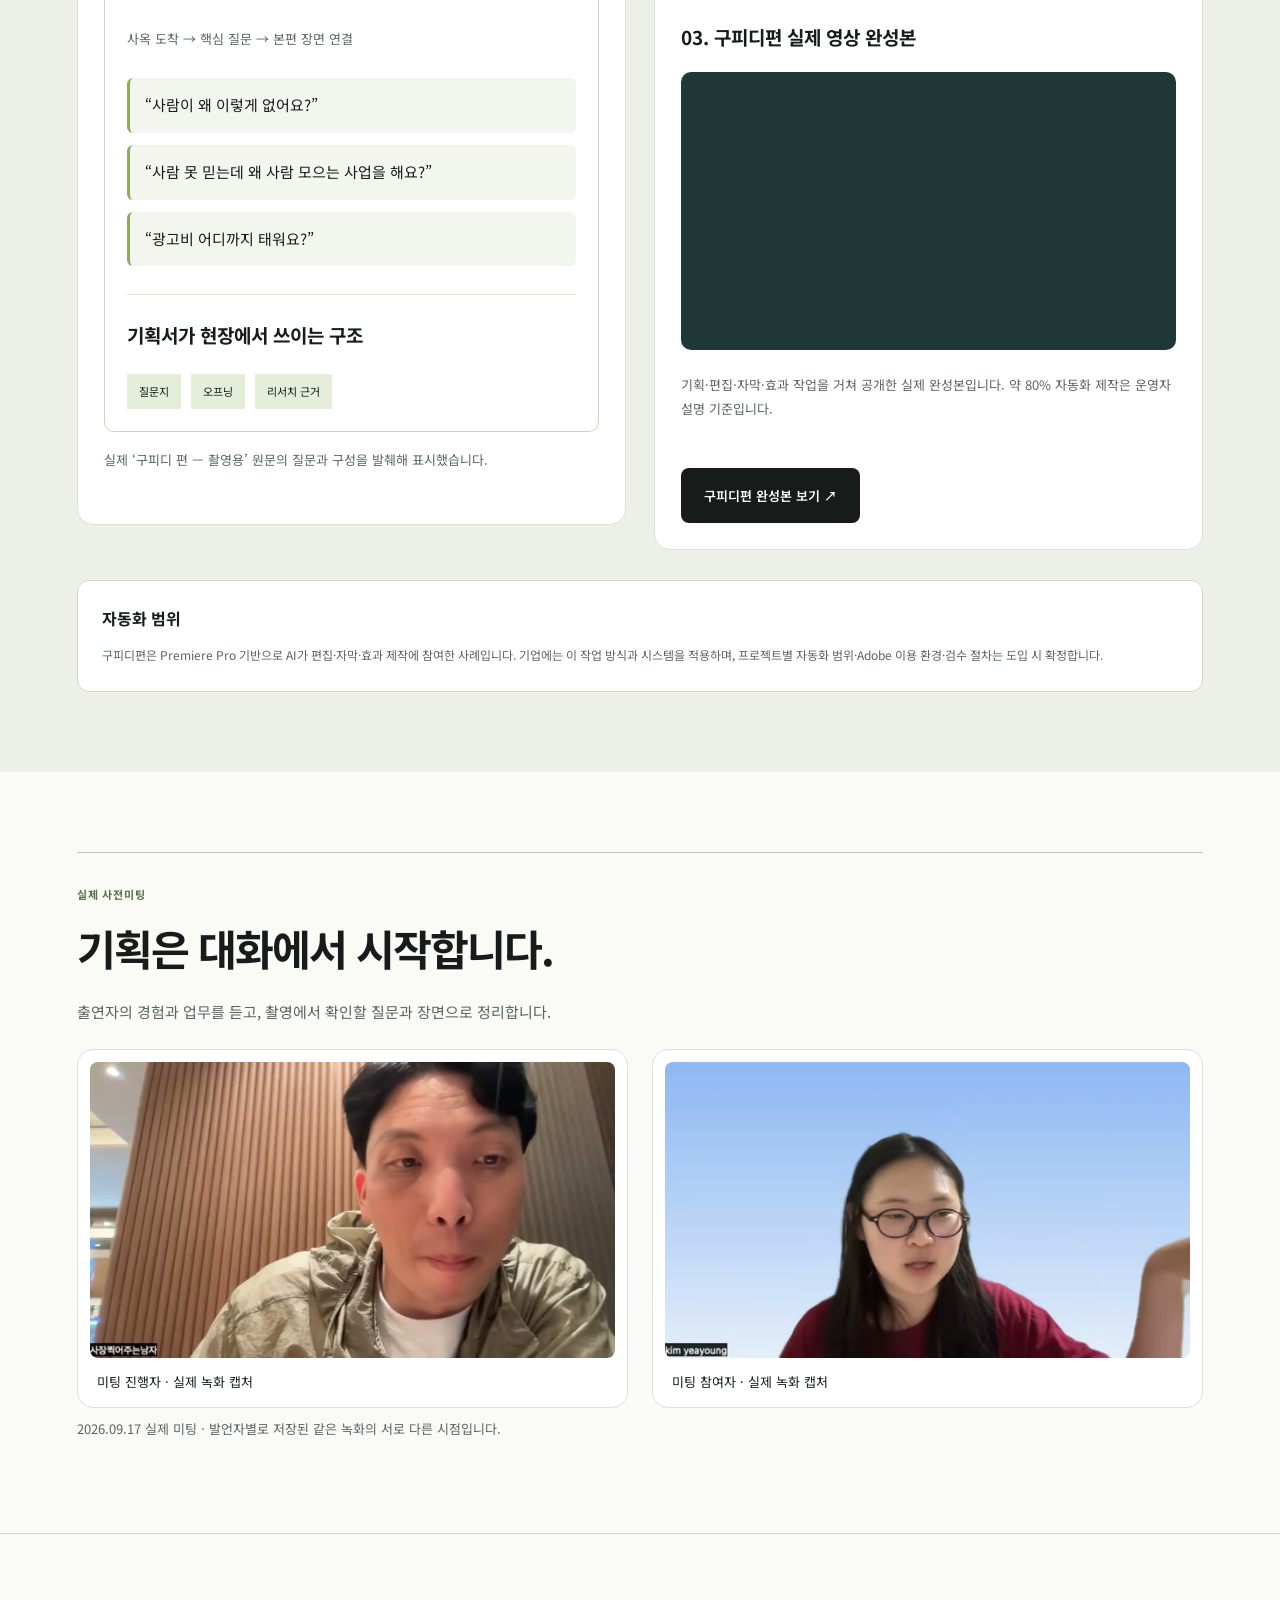
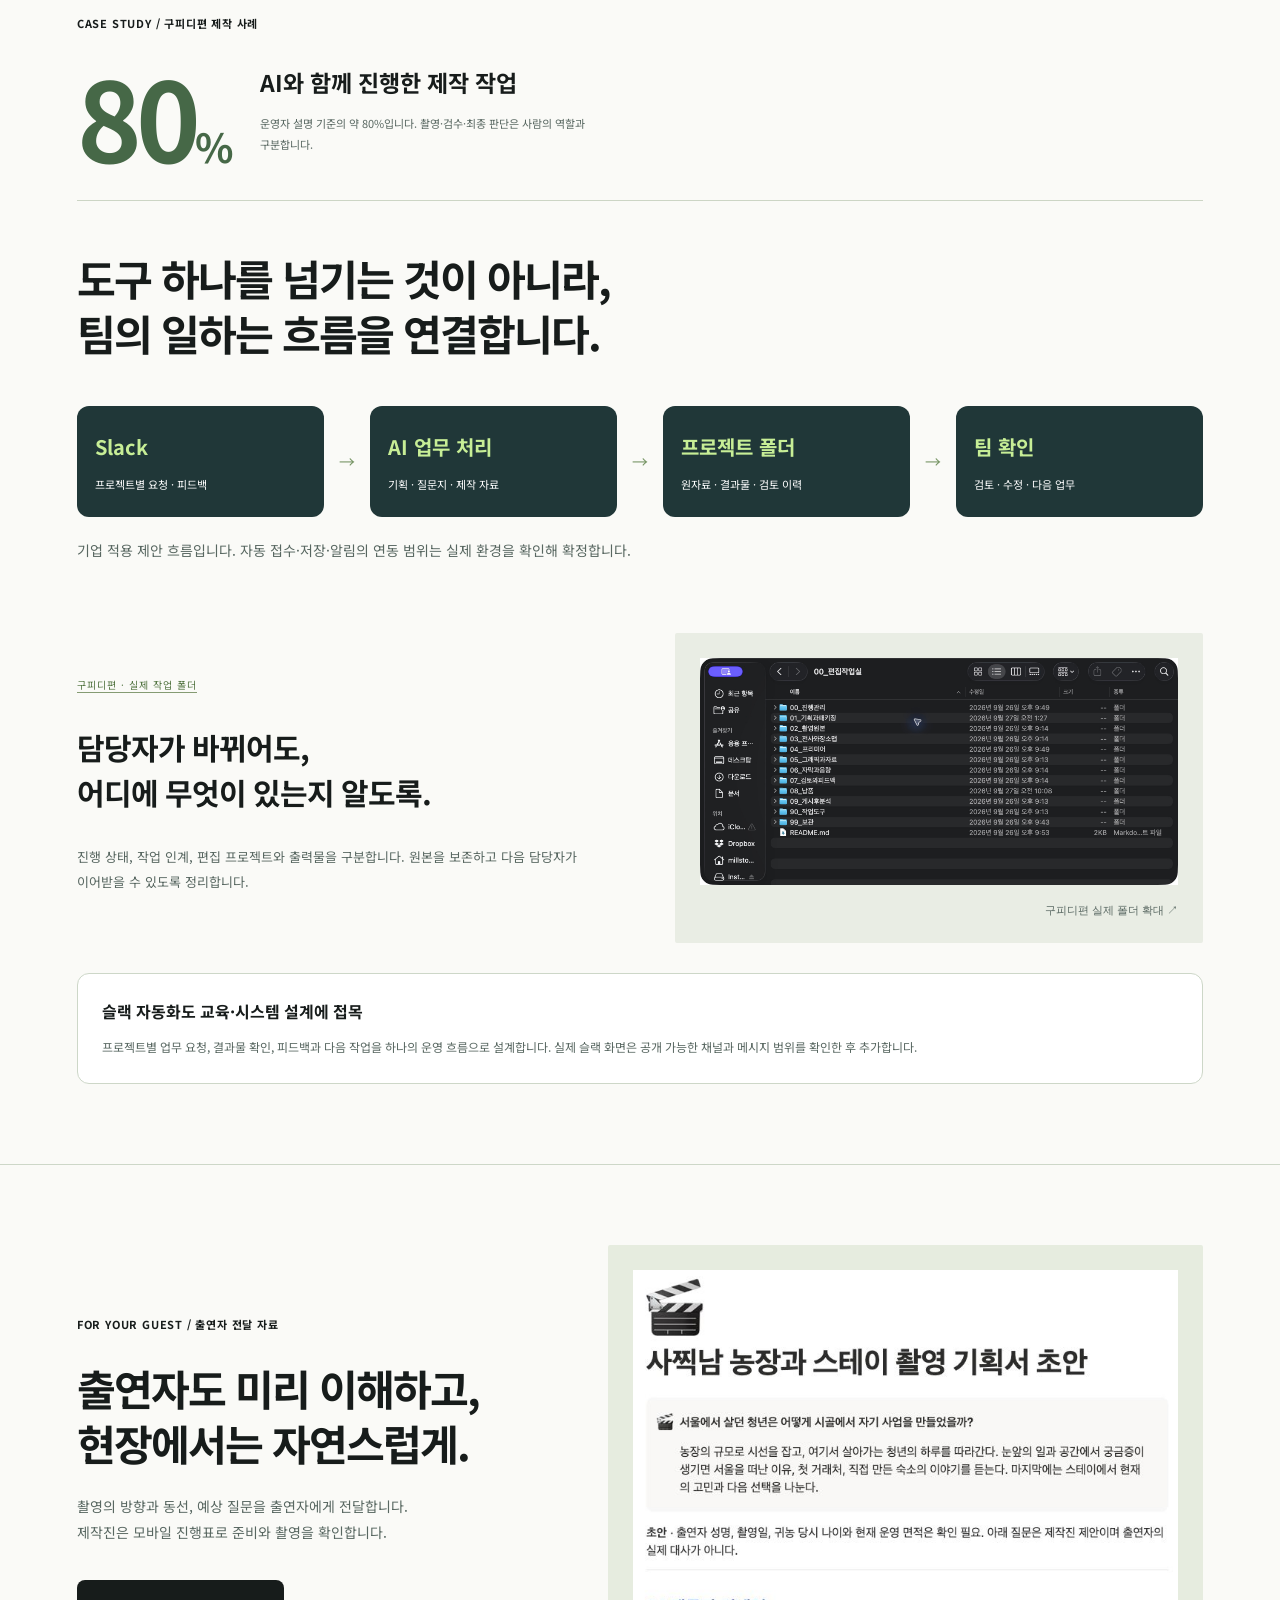
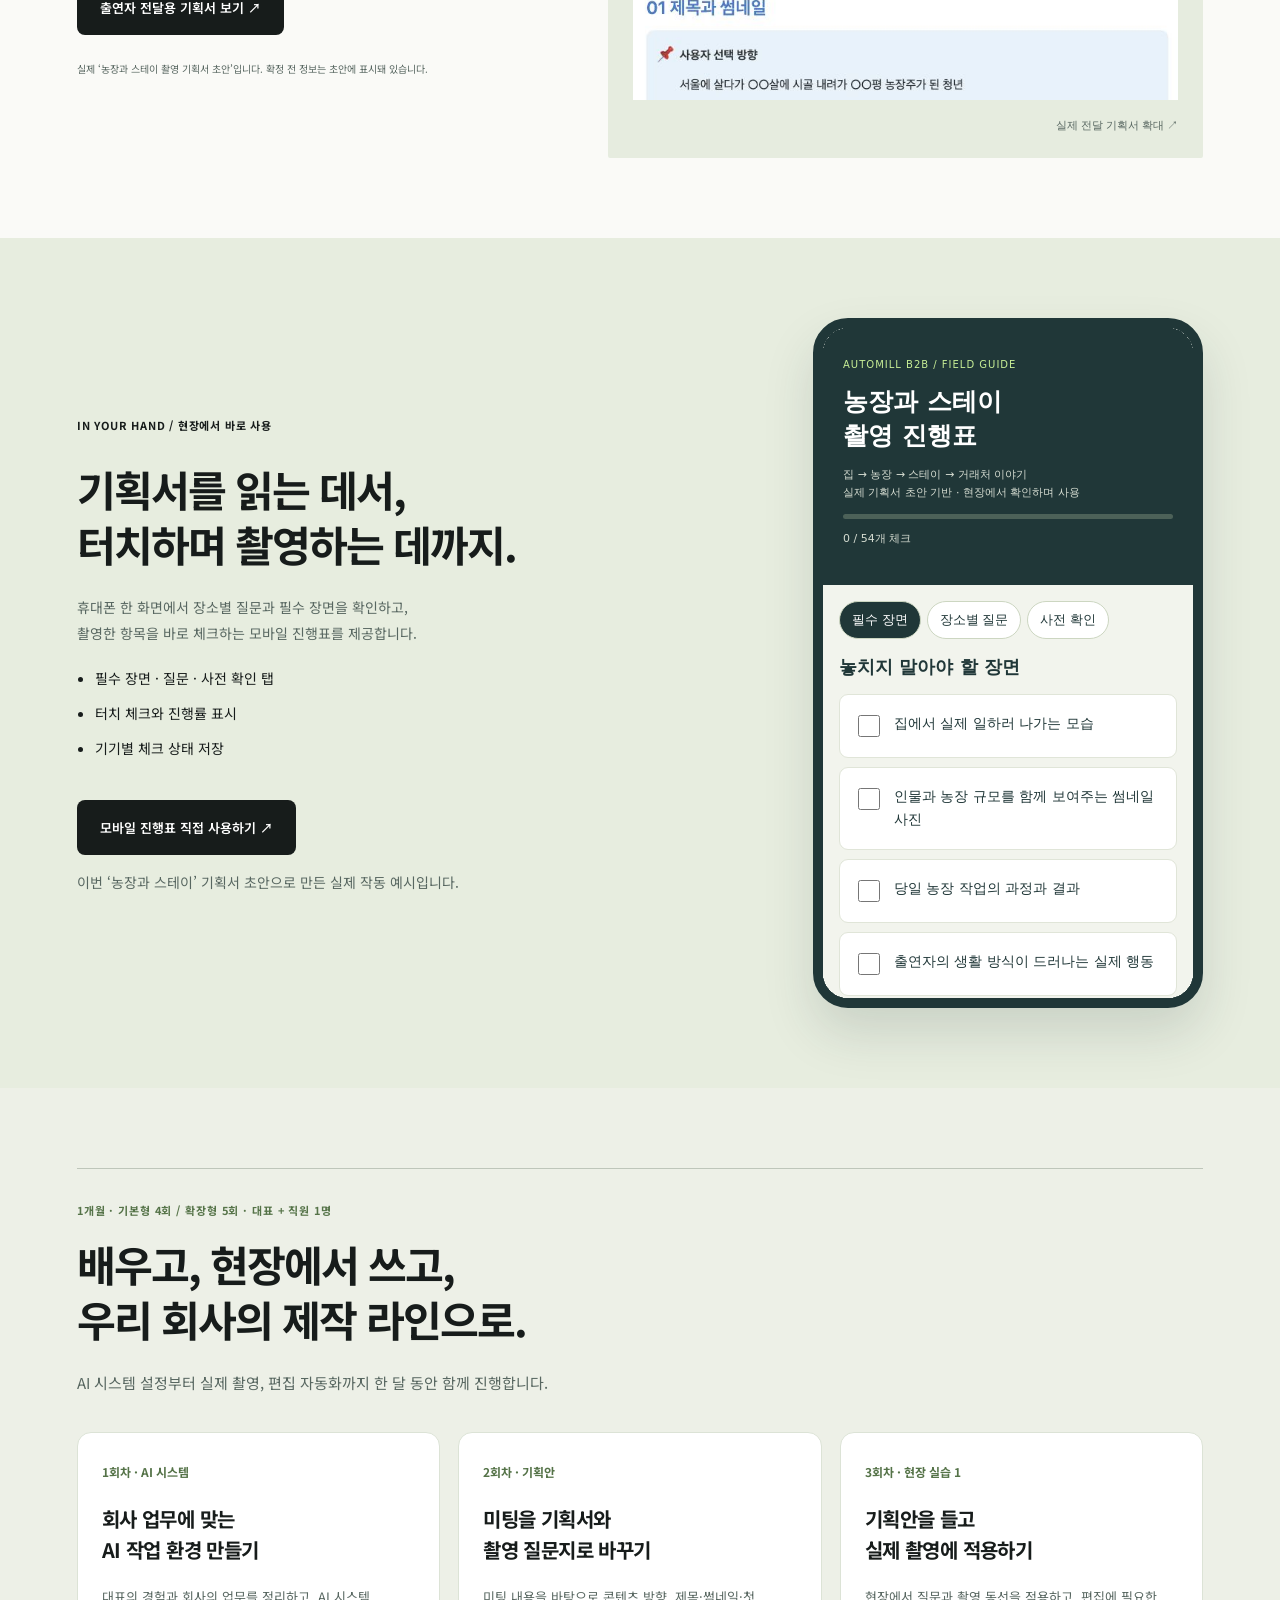
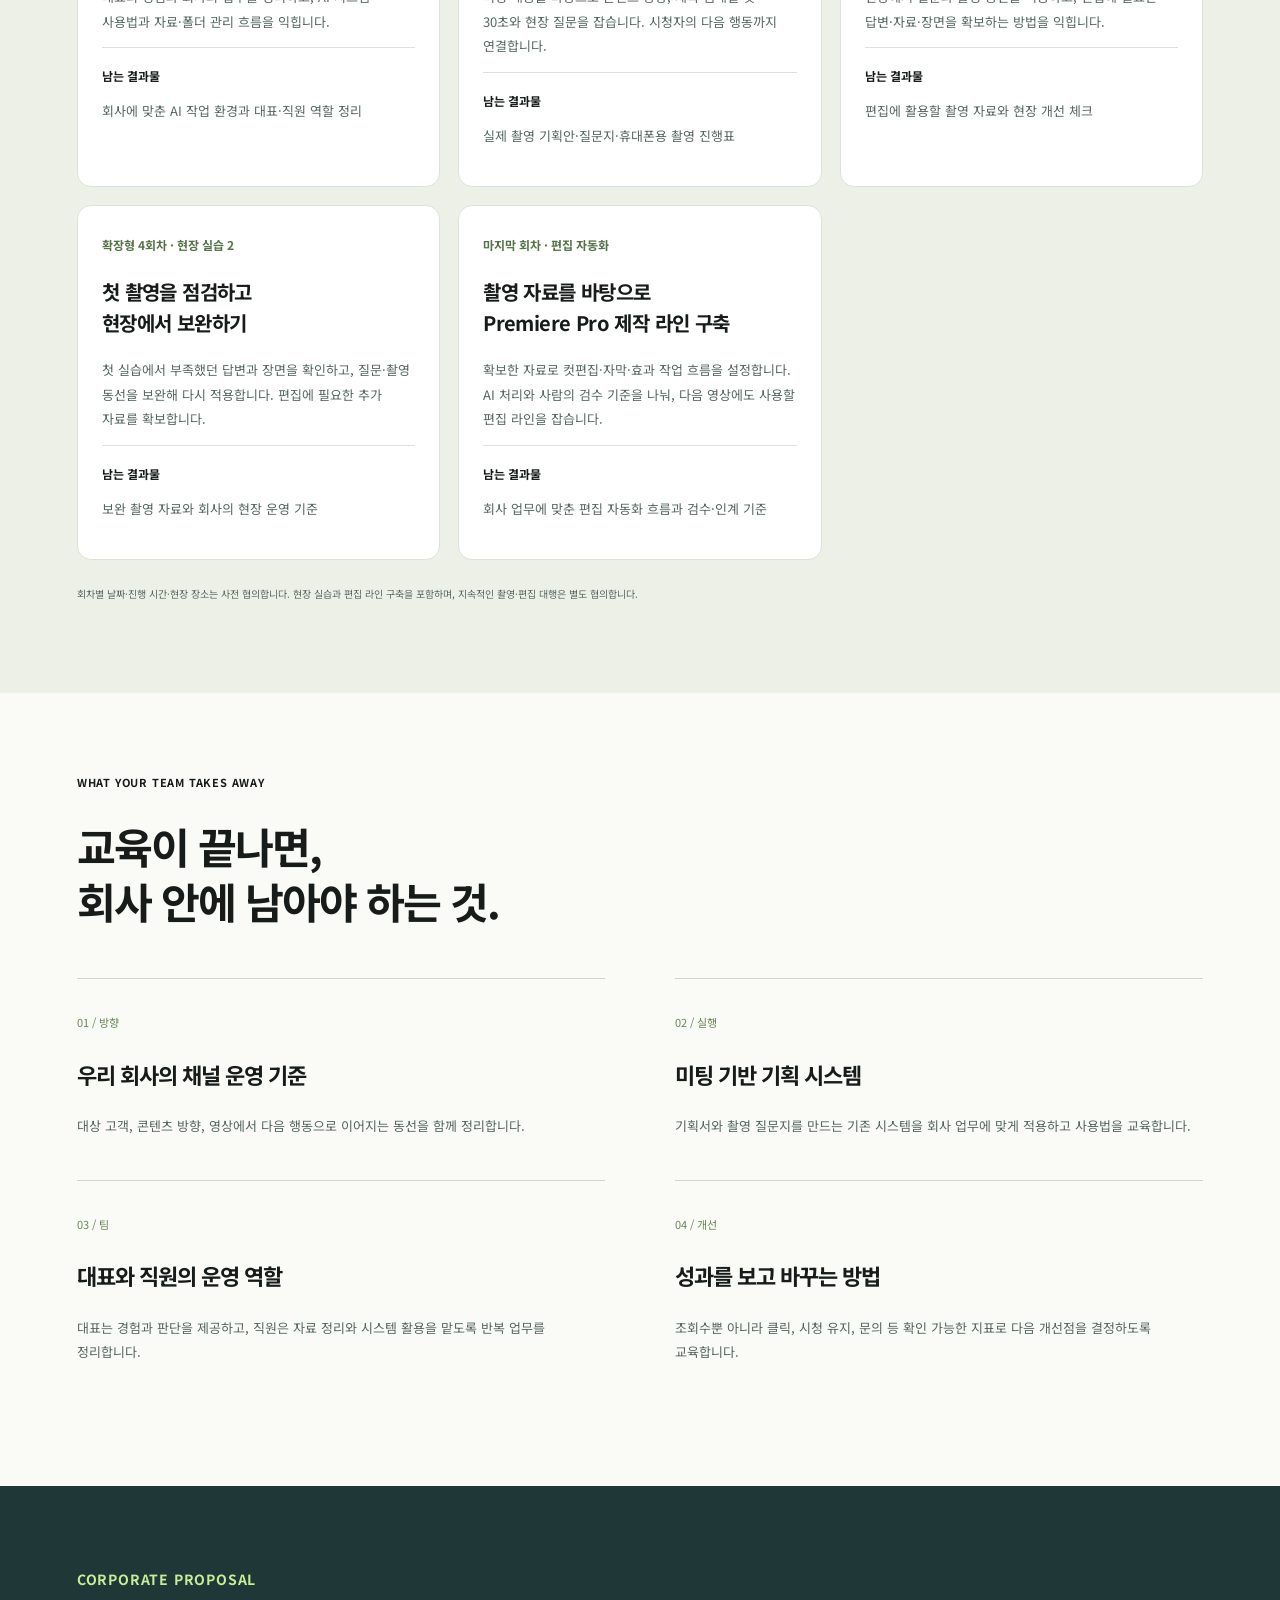
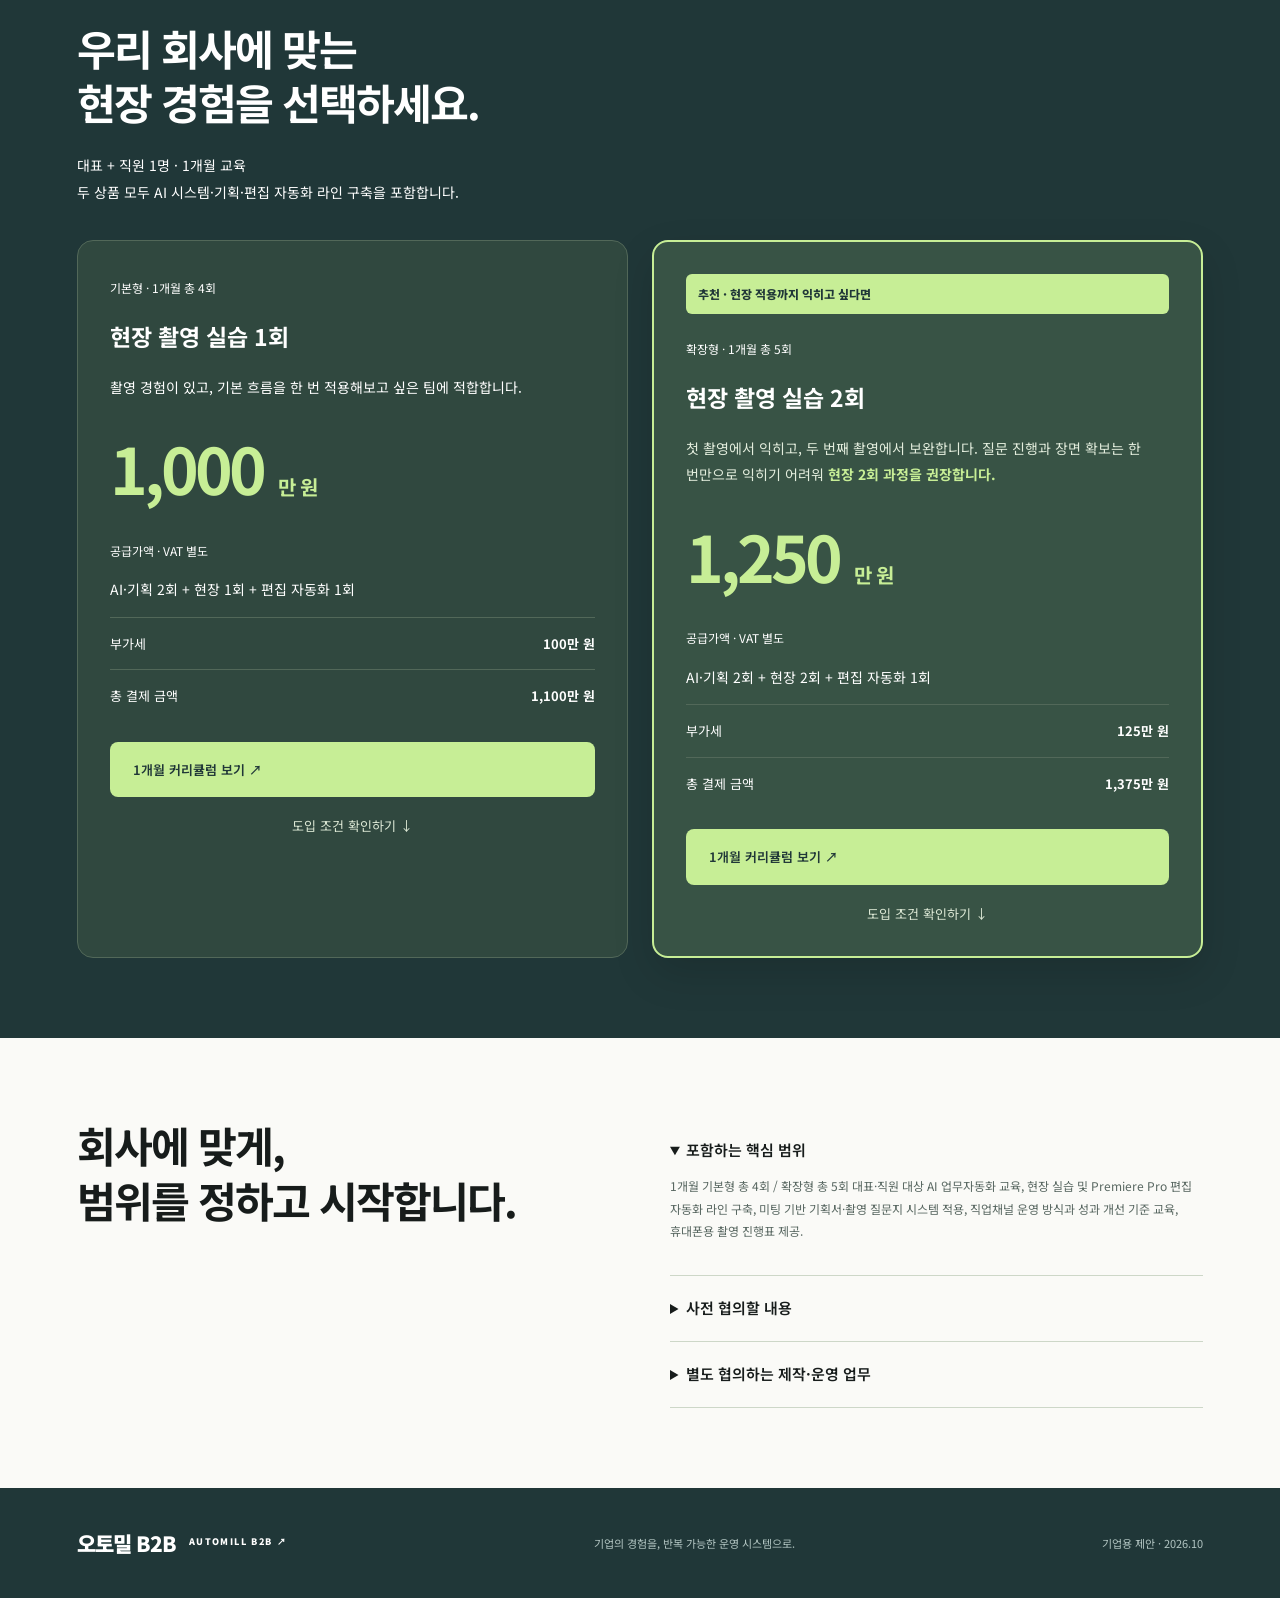
<file: corporate/index.html>
<!doctype html><html lang="ko"><head><meta charset="utf-8"><meta name="viewport" content="width=device-width,initial-scale=1"><title>오토밀 B2B | 기업용 AI 채널 운영 시스템</title><meta name="description" content="대표와 직원이 함께 배우는 AI 업무자동화. 미팅에서 기획서와 촬영 질문지, 성과 개선까지 기업의 채널 운영 시스템을 구축합니다."><meta property="og:type" content="website"><meta property="og:title" content="대표의 경험을, 회사의 시스템으로 | 오토밀 B2B"><meta property="og:description" content="미팅에서 기획서·촬영 질문지·영상 제작까지. 대표와 직원이 함께 도입하는 기업용 AI 업무자동화 시스템."><meta property="og:image" content="https://ohmaetdol.github.io/linkfrom-partnership/corporate/assets/share-preview.png"><meta property="og:image:width" content="1200"><meta property="og:image:height" content="630"><link rel="icon" type="image/svg+xml" href="assets/icon.svg"><link rel="apple-touch-icon" href="assets/apple-icon.png"><meta name="theme-color" content="#203738"><link rel="stylesheet" href="style.css?v=recommended-20261007"></head><body>
<header><a class="logo" href="#"><img src="assets/icon.svg" alt="" width="30" height="30">오토밀 B2B<span> AUTOMILL B2B</span></a><nav><a href="#outputs">실제 결과물</a><a href="#system">시스템</a><a href="#delivery">도입 범위</a><a href="#price">제안 금액 ↗</a></nav></header>
<main><section class="hero"><div class="intro"><p class="eyebrow"><span class="status-dot"></span> 기업용 AI · 업무자동화 교육 및 시스템 도입</p><h1>대표의 경험이<br>콘텐츠가 되고,<br><em>회사의 시스템이 됩니다.</em></h1><p class="lead">줌 미팅으로 꺼낸 이야기를 기획서와 촬영 질문지로.<br>대표와 직원이 함께 배우고, 직접 운영하는 직업채널을 만듭니다.</p><a class="button" href="#outputs">실제 결과물 보기 <span>↘</span></a><div class="hero-meta"><span>대표 + 직원 1명</span><span>실제 업무에 적용</span><span>운영 방식까지 전달</span></div></div><div class="visual"><div class="visual-label">미팅 내용이 실제 제작 문서로 연결되는 흐름</div><div class="visual-top">MEETING → CONTENT SYSTEM <span>01 / 04</span></div><div class="meeting"><span class="dot"></span> 줌 미팅에서 시작합니다<div class="wave" aria-hidden="true">▂ ▆ ▃ █ ▅ ▂ ▇ ▄ █ ▃ ▅ ▂ ▆ ▃ ▇ ▂</div><p>경험 · 고객의 질문 · 사업의 강점</p></div><div class="output"><small>미팅 다음에 받는 결과물</small><h3>영상 기획서 & 촬영 질문지</h3><div><span>중심 질문</span><p>내가 해본 일이 어떻게<br>남이 돈을 내는 상품이 됐을까?</p></div><p class="source">실제 제작 기획서의 중심 질문 발췌</p></div><div class="hero-proof"><img src="assets/guest-plan.png" alt="실제 촬영 기획서"><div><span>실제 제작 결과물</span><strong>미팅이 끝나면,<br>촬영할 문서가 남습니다.</strong></div></div><div class="visual-bottom"><span>기획 → 촬영 준비 → 공개 → 개선</span><b>↗</b></div></div></section>
<section class="statement"><p>채널 개설 다음이 진짜 시작입니다.</p><h2>무엇을 찍고, 왜 보는지.<br>어떤 수치를 보고 다음을 바꿀지.</h2><p class="muted">영상 하나를 만드는 방법과 함께,<br>다음 영상을 더 잘 결정하는 운영 구조를 전달합니다.</p></section>
<section id="system" class="section"><div class="section-head"><p class="eyebrow">THE OPERATING SYSTEM</p><h2>한 번의 미팅이<br>다음 제작의 출발점으로.</h2></div><div class="steps"><article><b>01</b><h3>미팅으로 소재 정리</h3><p>대표의 경험과 고객의 질문을 바탕으로 전달할 메시지를 잡습니다.</p></article><article><b>02</b><h3>기획·질문지 생성</h3><p>중심 질문, 첫 장면, 현장에서 보여줄 자료와 질문을 정리합니다.</p></article><article><b>03</b><h3>제작 전 기준 확인</h3><p>제목·썸네일·첫 30초가 같은 이야기를 약속하는지 점검합니다.</p></article><article><b>04</b><h3>수치로 다음 기획</h3><p>공개 후 반응과 이탈 지점을 살펴 다음 제작의 개선점을 결정합니다.</p></article></div>
<div class="evidence"><div class="evidence-copy"><span class="tag">실제 운영 자료</span><h3>잘 만든 영상을<br>감으로만 따라하지 않도록.</h3><p>레퍼런스 URL을 넣고 제목과 썸네일을 비교합니다. 좋은 사례가 우리 기획의 어떤 판단에 쓰이는지 정리합니다.</p><ul><li>레퍼런스 제목·썸네일 비교</li><li>제작 전 의사결정 기준 정리</li><li>직원이 반복해서 사용할 운영 양식</li></ul><small>현재 운영 중인 Google Sheets 화면입니다.</small></div><button class="screen" data-image="assets/reference.jpg" aria-label="레퍼런스 비교 실제 화면 확대"><img src="assets/reference.jpg" alt="실제 레퍼런스 비교 시트의 제목과 썸네일 자동 표시 화면"><span>실제 화면 크게 보기 ↗</span></button></div>
<div class="evidence second"><button class="screen" data-image="assets/checksheet.jpg" aria-label="편집 전 체크시트 확대"><img src="assets/checksheet.jpg" alt="실제 롱폼 편집 전 체크시트"><span>실제 화면 크게 보기 ↗</span></button><div class="evidence-copy"><span class="tag">제작 판단 기준</span><h3>촬영부터 편집까지,<br>팀이 같은 기준으로.</h3><p>시청자가 얻는 것, 제목의 약속, 증거가 되는 장면을 제작 전에 확인합니다. 대표의 설명을 직원이 실행할 수 있는 기준으로 바꿉니다.</p><small>화면은 실제 체크시트입니다. 기업 적용 범위는 사전 진단 후 정합니다.</small></div></div></section>
<section class="sample section"><p class="eyebrow">FROM A REAL PLANNING DOCUMENT</p><h2>질문을 나열하는 데서,<br>찍을 수 있는 기획으로.</h2><div class="questions"><div><small>실제 기획서의 질문 발췌</small><h3>“첫 학생 만났을 때<br>제일 막힌 게 뭐였어요?”</h3><p>경험 속에서 이야기를 찾습니다.</p></div><div><small>촬영할 장면까지 연결</small><h3>“첫 시간에 뭘 했는지<br>이 자료로 보여주실 수 있어요?”</h3><p>설명을 실제 자료와 장면으로 보여줍니다.</p></div></div><p class="muted">기존 인터뷰 기획서 일부를 재구성한 예시입니다.<br>도입 시에는 기업의 업종과 고객에 맞는 기획으로 적용합니다.</p></section>
<section id="outputs" class="section actual-outputs"><p class="eyebrow">ACTUAL OUTPUTS / 실제 제작 결과물</p><h2>기획 문서에서,<br>편집된 영상까지 보여드립니다.</h2><p class="muted">현재 운영 중인 자료와 실제 출력물을 확인하세요.</p><div class="output-gallery"><article><h3>01. 구피디편 실제 촬영 기획서</h3><button class="screen" data-image="assets/koopd-notion-plan.png" aria-label="실제 구피디 노션 제작 자료 확대"><img src="assets/koopd-notion-plan.png" alt="구피디 실제 노션 제작 대시보드 캡처"><span>실제 기획 자료 확대 ↗</span></button><div class="real-plan"><div class="plan-top">사장찍어주는남자 / 구피디 편 — 촬영용</div><h4>콜드오픈 · 오늘의 질문 3개</h4><p>사옥 도착 → 핵심 질문 → 본편 장면 연결</p><blockquote>“사람이 왜 이렇게 없어요?”</blockquote><blockquote>“사람 못 믿는데 왜 사람 모으는 사업을 해요?”</blockquote><blockquote>“광고비 어디까지 태워요?”</blockquote><hr><h4>기획서가 현장에서 쓰이는 구조</h4><div class="plan-tabs"><span>질문지</span><span>오프닝</span><span>리서치 근거</span></div></div><p>실제 ‘구피디 편 — 촬영용’ 원문의 질문과 구성을 발췌해 표시했습니다. </p></article><article><h3>02. Premiere Pro 기반 AI 제작</h3><button class="screen" data-image="assets/premiere-ai-workspace.png" aria-label="AI가 작업하는 실제 프리미어 환경 확대"><img class="case-frame" src="assets/premiere-ai-workspace.png" alt="구피디편 실제 Premiere Pro 작업 환경: 자막 패널과 영상 미리보기, 편집 타임라인"><span>실제 작업 환경 확대 ↗</span></button><div class="premiere-caption"><strong>AI가 실제 Premiere Pro에서 작업하는 환경</strong><p>컷편집 → 자막 · 효과 → 사람의 검수</p></div><p>구피디편의 실제 편집 XML, Premiere 프로젝트, 교정 자막 파일이 남아 있습니다. 작업 비율 약 80%는 운영자 설명 기준입니다.</p><h3>03. 구피디편 실제 영상 완성본</h3><iframe class="youtube" src="https://www.youtube.com/embed/JWDuv-KC7WA" title="구피디편 실제 공개 영상 완성본" loading="lazy" allow="accelerometer; autoplay; clipboard-write; encrypted-media; gyroscope; picture-in-picture; web-share" allowfullscreen></iframe><p>기획·편집·자막·효과 작업을 거쳐 공개한 실제 완성본입니다. 약 80% 자동화 제작은 운영자 설명 기준입니다.</p><a class="button" href="https://www.youtube.com/watch?v=JWDuv-KC7WA" target="_blank" rel="noopener">구피디편 완성본 보기 ↗</a></article></div><div class="automation-note"><strong>자동화 범위</strong><p>구피디편은 Premiere Pro 기반으로 AI가 편집·자막·효과 제작에 참여한 사례입니다. 기업에는 이 작업 방식과 시스템을 적용하며, 프로젝트별 자동화 범위·Adobe 이용 환경·검수 절차는 도입 시 확정합니다.</p></div></section><section id="zoom-meeting" class="section"><div class="section-head"><span>실제 사전미팅</span><h2>기획은 대화에서 시작합니다.</h2><p>출연자의 경험과 업무를 듣고, 촬영에서 확인할 질문과 장면으로 정리합니다.</p></div><div class="zoom-pair"><figure><img src="assets/zoom-meeting-host.jpg" alt="실제 Zoom 미팅 진행자 화면" loading="lazy"><figcaption>미팅 진행자 · 실제 녹화 캡처</figcaption></figure><figure><img src="assets/zoom-meeting-guest.jpg" alt="같은 Zoom 미팅 참여자 화면" loading="lazy"><figcaption>미팅 참여자 · 실제 녹화 캡처</figcaption></figure></div><p class="zoom-note">2026.09.17 실제 미팅 · 발언자별로 저장된 같은 녹화의 서로 다른 시점입니다.</p></section><section id="team-system" class="section team-system"><p class="eyebrow">CASE STUDY / 구피디편 제작 사례</p><div class="case-stat"><b>80<span>%</span></b><div><strong>AI와 함께 진행한 제작 작업</strong><p>운영자 설명 기준의 약 80%입니다. 촬영·검수·최종 판단은 사람의 역할과 구분합니다.</p></div></div><h2>도구 하나를 넘기는 것이 아니라,<br>팀의 일하는 흐름을 연결합니다.</h2><div class="team-flow"><div><b>Slack</b><span>프로젝트별 요청 · 피드백</span></div><i>→</i><div><b>AI 업무 처리</b><span>기획 · 질문지 · 제작 자료</span></div><i>→</i><div><b>프로젝트 폴더</b><span>원자료 · 결과물 · 검토 이력</span></div><i>→</i><div><b>팀 확인</b><span>검토 · 수정 · 다음 업무</span></div></div><p class="muted">기업 적용 제안 흐름입니다. 자동 접수·저장·알림의 연동 범위는 실제 환경을 확인해 확정합니다.</p><div class="folder-layout"><div><span class="tag">구피디편 · 실제 작업 폴더</span><h3>담당자가 바뀌어도,<br>어디에 무엇이 있는지 알도록.</h3><p>진행 상태, 작업 인계, 편집 프로젝트와 출력물을 구분합니다. 원본을 보존하고 다음 담당자가 이어받을 수 있도록 정리합니다.</p></div><button class="screen" data-image="assets/koopd-folders.png" aria-label="구피디편 실제 폴더 구조 확대"><img src="assets/koopd-folders.png" alt="구피디편 작업실의 기획, 원본, 전사, 편집, 검토, 출력, 게시 후 분석 폴더"><span>구피디편 실제 폴더 확대 ↗</span></button></div><div class="automation-note"><strong>슬랙 자동화도 교육·시스템 설계에 접목</strong><p>프로젝트별 업무 요청, 결과물 확인, 피드백과 다음 작업을 하나의 운영 흐름으로 설계합니다. 실제 슬랙 화면은 공개 가능한 채널과 메시지 범위를 확인한 후 추가합니다.</p></div></section><section id="guest-guide" class="section guest-guide"><div><p class="eyebrow">FOR YOUR GUEST / 출연자 전달 자료</p><h2>출연자도 미리 이해하고,<br>현장에서는 자연스럽게.</h2><p class="muted">촬영의 방향과 동선, 예상 질문을 출연자에게 전달합니다.<br>제작진은 모바일 진행표로 준비와 촬영을 확인합니다.</p><a class="button" href="https://stump-melon-010.notion.site/3f2adade1e7381679335f3c52739cb4f" target="_blank" rel="noopener">출연자 전달용 기획서 보기 ↗</a><p class="smallprint">실제 ‘농장과 스테이 촬영 기획서 초안’입니다. 확정 전 정보는 초안에 표시돼 있습니다.</p></div><button class="screen" data-image="assets/guest-plan.png" aria-label="출연자 전달 기획서 원본 확대"><img src="assets/guest-plan.png" alt="출연자에게 전달하는 노션 촬영 기획서 실제 화면"><span>실제 전달 기획서 확대 ↗</span></button></section><section id="mobile-guide" class="section mobile-guide"><div><p class="eyebrow">IN YOUR HAND / 현장에서 바로 사용</p><h2>기획서를 읽는 데서,<br>터치하며 촬영하는 데까지.</h2><p class="muted">휴대폰 한 화면에서 장소별 질문과 필수 장면을 확인하고,<br>촬영한 항목을 바로 체크하는 모바일 진행표를 제공합니다.</p><ul><li>필수 장면 · 질문 · 사전 확인 탭</li><li>터치 체크와 진행률 표시</li><li>기기별 체크 상태 저장</li></ul><a class="button" href="field/" target="_blank">모바일 진행표 직접 사용하기 ↗</a><p class="muted">이번 ‘농장과 스테이’ 기획서 초안으로 만든 실제 작동 예시입니다.</p></div><iframe src="field/" title="휴대폰 촬영 진행표 작동 예시"></iframe></section><section id="curriculum" class="section curriculum"><div class="section-head"><span>1개월 · 기본형 4회 / 확장형 5회 · 대표 + 직원 1명</span><h2>배우고, 현장에서 쓰고,<br>우리 회사의 제작 라인으로.</h2><p>AI 시스템 설정부터 실제 촬영, 편집 자동화까지 한 달 동안 함께 진행합니다.</p></div><div class="curriculum-grid"><article><span>1회차 · AI 시스템</span><h3>회사 업무에 맞는<br>AI 작업 환경 만들기</h3><p>대표의 경험과 회사의 업무를 정리하고, AI 시스템 사용법과 자료·폴더 관리 흐름을 익힙니다.</p><strong>남는 결과물</strong><p>회사에 맞춘 AI 작업 환경과 대표·직원 역할 정리</p></article><article><span>2회차 · 기획안</span><h3>미팅을 기획서와<br>촬영 질문지로 바꾸기</h3><p>미팅 내용을 바탕으로 콘텐츠 방향, 제목·썸네일·첫 30초와 현장 질문을 잡습니다. 시청자의 다음 행동까지 연결합니다.</p><strong>남는 결과물</strong><p>실제 촬영 기획안·질문지·휴대폰용 촬영 진행표</p></article><article><span>3회차 · 현장 실습 1</span><h3>기획안을 들고<br>실제 촬영에 적용하기</h3><p>현장에서 질문과 촬영 동선을 적용하고, 편집에 필요한 답변·자료·장면을 확보하는 방법을 익힙니다.</p><strong>남는 결과물</strong><p>편집에 활용할 촬영 자료와 현장 개선 체크</p></article><article><span>확장형 4회차 · 현장 실습 2</span><h3>첫 촬영을 점검하고<br>현장에서 보완하기</h3><p>첫 실습에서 부족했던 답변과 장면을 확인하고, 질문·촬영 동선을 보완해 다시 적용합니다. 편집에 필요한 추가 자료를 확보합니다.</p><strong>남는 결과물</strong><p>보완 촬영 자료와 회사의 현장 운영 기준</p></article><article><span>마지막 회차 · 편집 자동화</span><h3>촬영 자료를 바탕으로<br>Premiere Pro 제작 라인 구축</h3><p>확보한 자료로 컷편집·자막·효과 작업 흐름을 설정합니다. AI 처리와 사람의 검수 기준을 나눠, 다음 영상에도 사용할 편집 라인을 잡습니다.</p><strong>남는 결과물</strong><p>회사 업무에 맞춘 편집 자동화 흐름과 검수·인계 기준</p></article></div><p class="smallprint">회차별 날짜·진행 시간·현장 장소는 사전 협의합니다. 현장 실습과 편집 라인 구축을 포함하며, 지속적인 촬영·편집 대행은 별도 협의합니다.</p></section><section id="delivery" class="section"><p class="eyebrow">WHAT YOUR TEAM TAKES AWAY</p><h2>교육이 끝나면,<br>회사 안에 남아야 하는 것.</h2><div class="deliveries"><article><span>01 / 방향</span><h3>우리 회사의 채널 운영 기준</h3><p>대상 고객, 콘텐츠 방향, 영상에서 다음 행동으로 이어지는 동선을 함께 정리합니다.</p></article><article><span>02 / 실행</span><h3>미팅 기반 기획 시스템</h3><p>기획서와 촬영 질문지를 만드는 기존 시스템을 회사 업무에 맞게 적용하고 사용법을 교육합니다.</p></article><article><span>03 / 팀</span><h3>대표와 직원의 운영 역할</h3><p>대표는 경험과 판단을 제공하고, 직원은 자료 정리와 시스템 활용을 맡도록 반복 업무를 정리합니다.</p></article><article><span>04 / 개선</span><h3>성과를 보고 바꾸는 방법</h3><p>조회수뿐 아니라 클릭, 시청 유지, 문의 등 확인 가능한 지표로 다음 개선점을 결정하도록 교육합니다.</p></article></div></section>
<section id="price" class="pricing section pricing-options"><div class="price-heading"><p class="eyebrow">CORPORATE PROPOSAL</p><h2>우리 회사에 맞는<br>현장 경험을 선택하세요.</h2><p>대표 + 직원 1명 · 1개월 교육<br>두 상품 모두 AI 시스템·기획·편집 자동화 라인 구축을 포함합니다.</p></div><div class="price-options"><article class="price-box"><small>기본형 · 1개월 총 4회</small><h3>현장 촬영 실습 1회</h3><p>촬영 경험이 있고, 기본 흐름을 한 번 적용해보고 싶은 팀에 적합합니다.</p><div class="amount">1,000<span>만 원</span></div><small>공급가액 · VAT 별도</small><p>AI·기획 2회 + 현장 1회 + 편집 자동화 1회</p><div class="tax"><span>부가세</span><b>100만 원</b></div><div class="tax"><span>총 결제 금액</span><b>1,100만 원</b></div><a class="button" href="https://stump-melon-010.notion.site/3f2adade1e7381559476fade1a8baa1b">1개월 커리큘럼 보기 ↗</a><a class="price-scope-link" href="#scope">도입 조건 확인하기 ↓</a></article><article class="price-box recommended"><span class="recommend-badge">추천 · 현장 적용까지 익히고 싶다면</span><small>확장형 · 1개월 총 5회</small><h3>현장 촬영 실습 2회</h3><p class="recommend-reason">첫 촬영에서 익히고, 두 번째 촬영에서 보완합니다. 질문 진행과 장면 확보는 한 번만으로 익히기 어려워 <strong>현장 2회 과정을 권장합니다.</strong></p><div class="amount">1,250<span>만 원</span></div><small>공급가액 · VAT 별도</small><p>AI·기획 2회 + 현장 2회 + 편집 자동화 1회</p><div class="tax"><span>부가세</span><b>125만 원</b></div><div class="tax"><span>총 결제 금액</span><b>1,375만 원</b></div><a class="button" href="https://stump-melon-010.notion.site/3f2adade1e7381559476fade1a8baa1b">1개월 커리큘럼 보기 ↗</a><a class="price-scope-link" href="#scope">도입 조건 확인하기 ↓</a></article></div></section>
<section id="scope" class="section scope"><h2>회사에 맞게,<br>범위를 정하고 시작합니다.</h2><div><details open><summary>포함하는 핵심 범위</summary><p>1개월 기본형 총 4회 / 확장형 총 5회 대표·직원 대상 AI 업무자동화 교육, 현장 실습 및 Premiere Pro 편집 자동화 라인 구축, 미팅 기반 기획서·촬영 질문지 시스템 적용, 직업채널 운영 방식과 성과 개선 기준 교육, 휴대폰용 촬영 진행표 제공.</p></details><details><summary>사전 협의할 내용</summary><p>회차별 일정·진행 시간·현장 장소, 적용할 시스템 목록, 회사별 연동과 사용 환경, 이용 기간, 유지보수 및 지원 범위는 업무 진단 후 서면으로 확정합니다.</p></details><details><summary>별도 협의하는 제작·운영 업무</summary><p>촬영·편집 대행, 지속적인 채널 운영, 유료 AI 서비스 및 외부 도구 이용료는 포함 여부를 별도로 협의합니다. 특정 조회수나 매출을 보장하는 상품은 아닙니다.</p></details></div></section>
<footer><a class="logo" href="https://automill.ai.kr/">오토밀 B2B<span> AUTOMILL B2B ↗</span></a><p>기업의 경험을, 반복 가능한 운영 시스템으로.</p><small>기업용 제안 · 2026.10</small></footer></main><dialog id="viewer"><button id="close" aria-label="닫기">닫기 ×</button><img alt="운영 시트 확대 화면"></dialog><script>const observer=new IntersectionObserver(es=>es.forEach(e=>{if(e.isIntersecting){e.target.classList.add("entered");observer.unobserve(e.target)}}),{threshold:.08});document.querySelectorAll(".section-head,.evidence,.output-gallery article,.deliveries article,.price-box").forEach(e=>{e.classList.add("reveal");observer.observe(e)});const viewer=document.querySelector('#viewer');document.querySelectorAll('[data-image]').forEach(b=>b.onclick=()=>{viewer.querySelector('img').src=b.dataset.image;viewer.showModal()});document.querySelector('#close').onclick=()=>viewer.close();viewer.onclick=e=>{if(e.target===viewer)viewer.close()};</script></body></html>
</file>
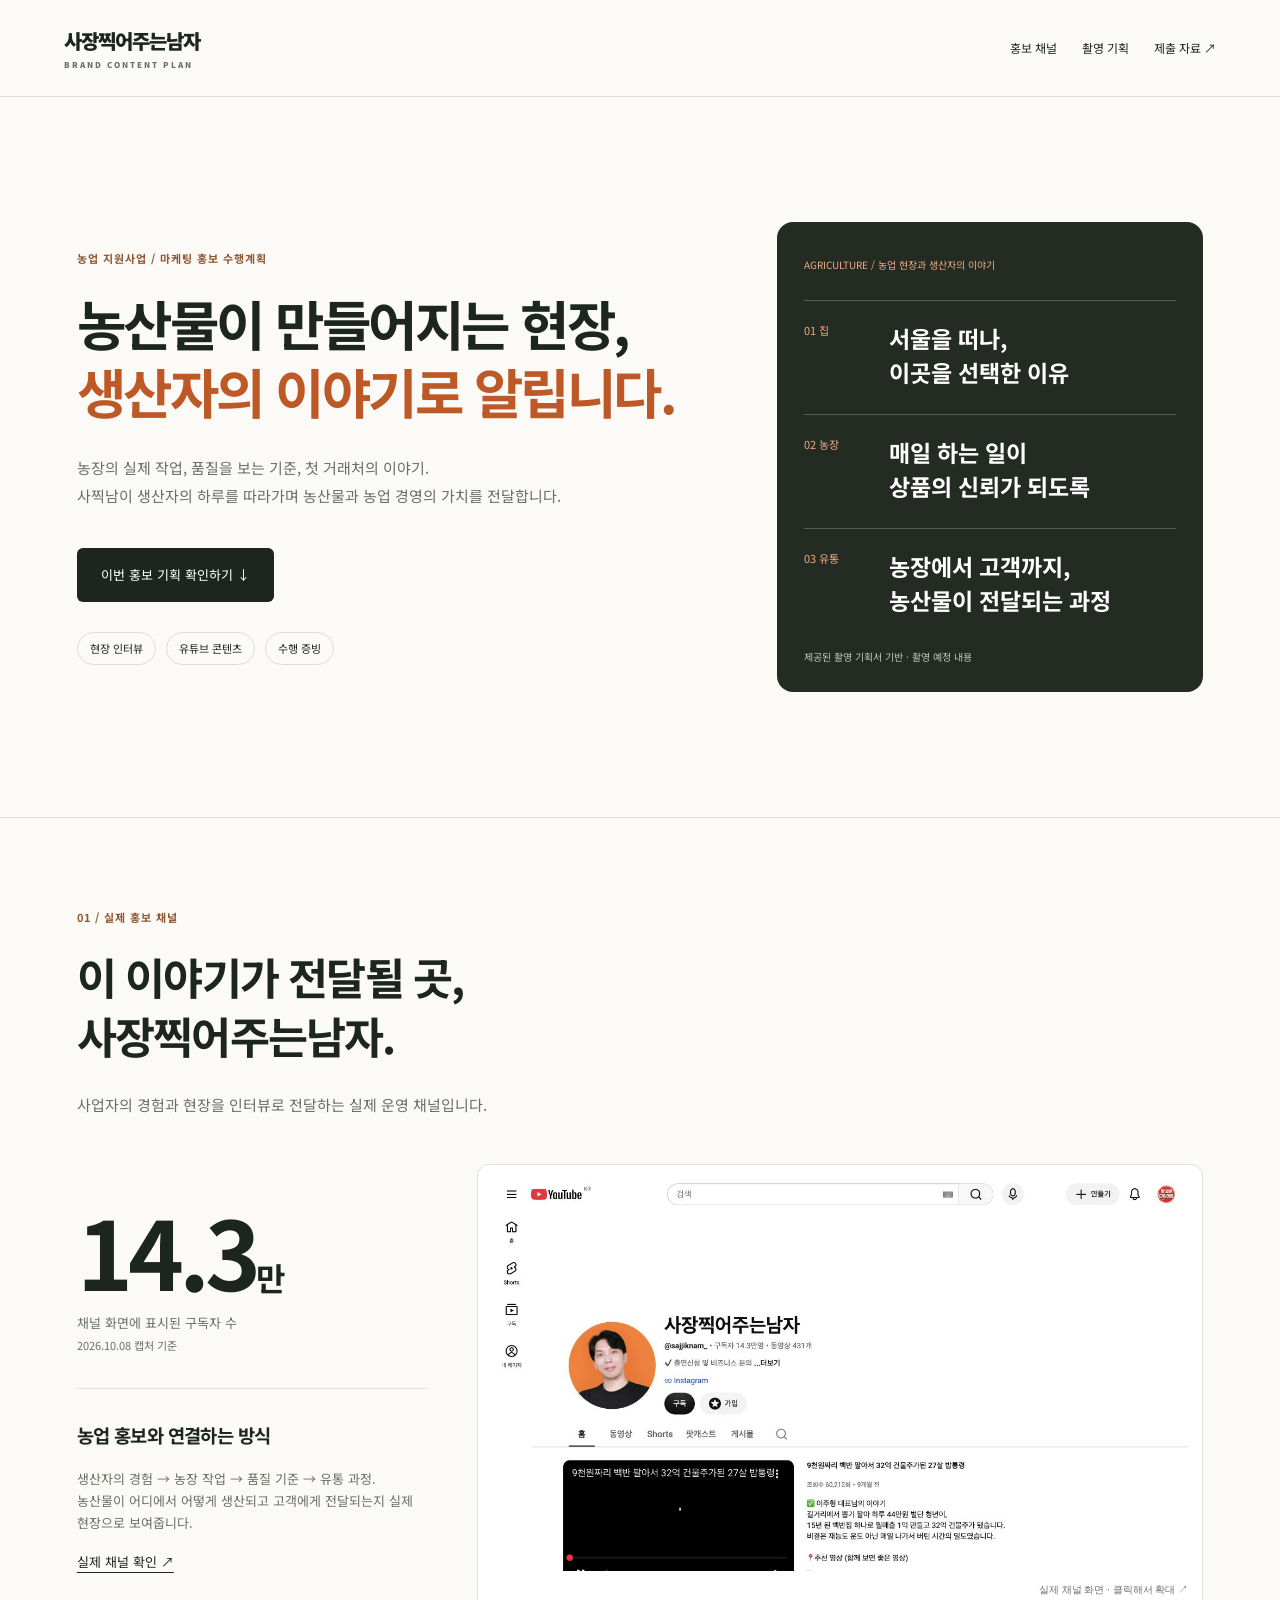
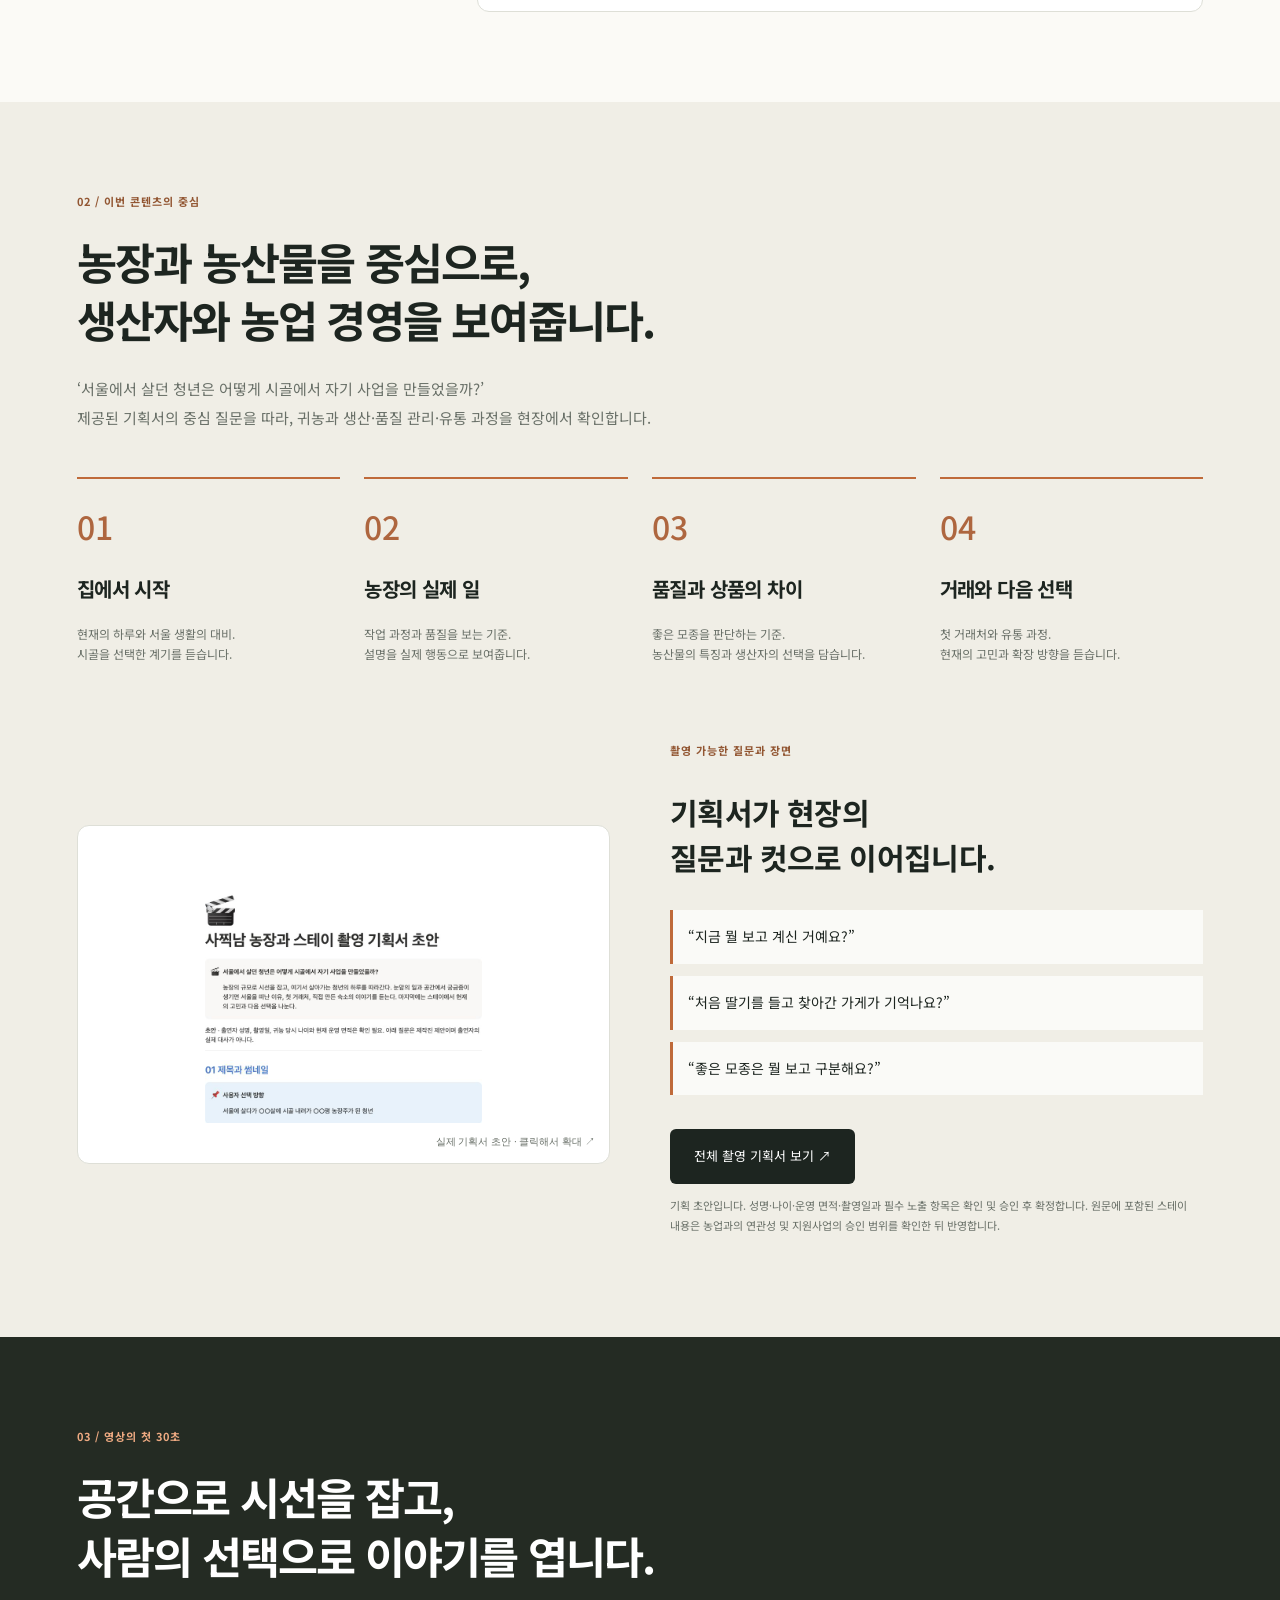
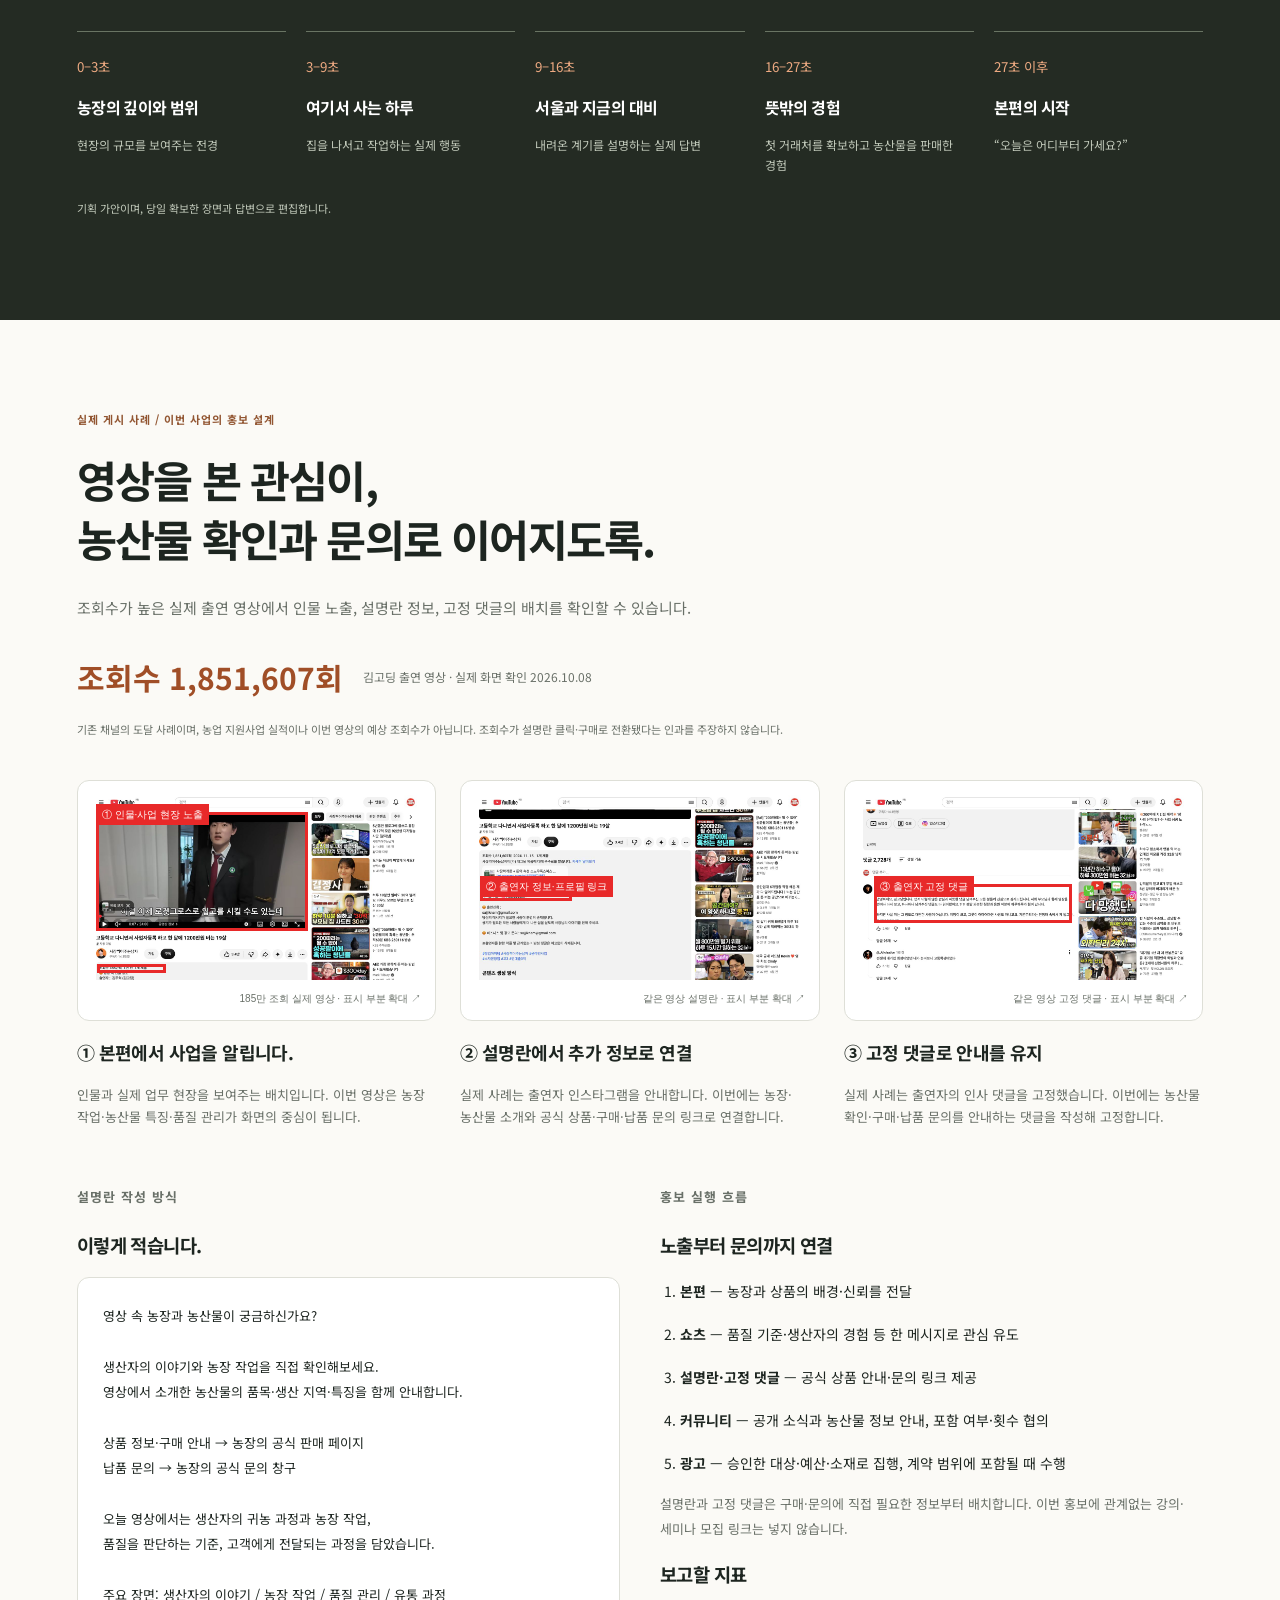
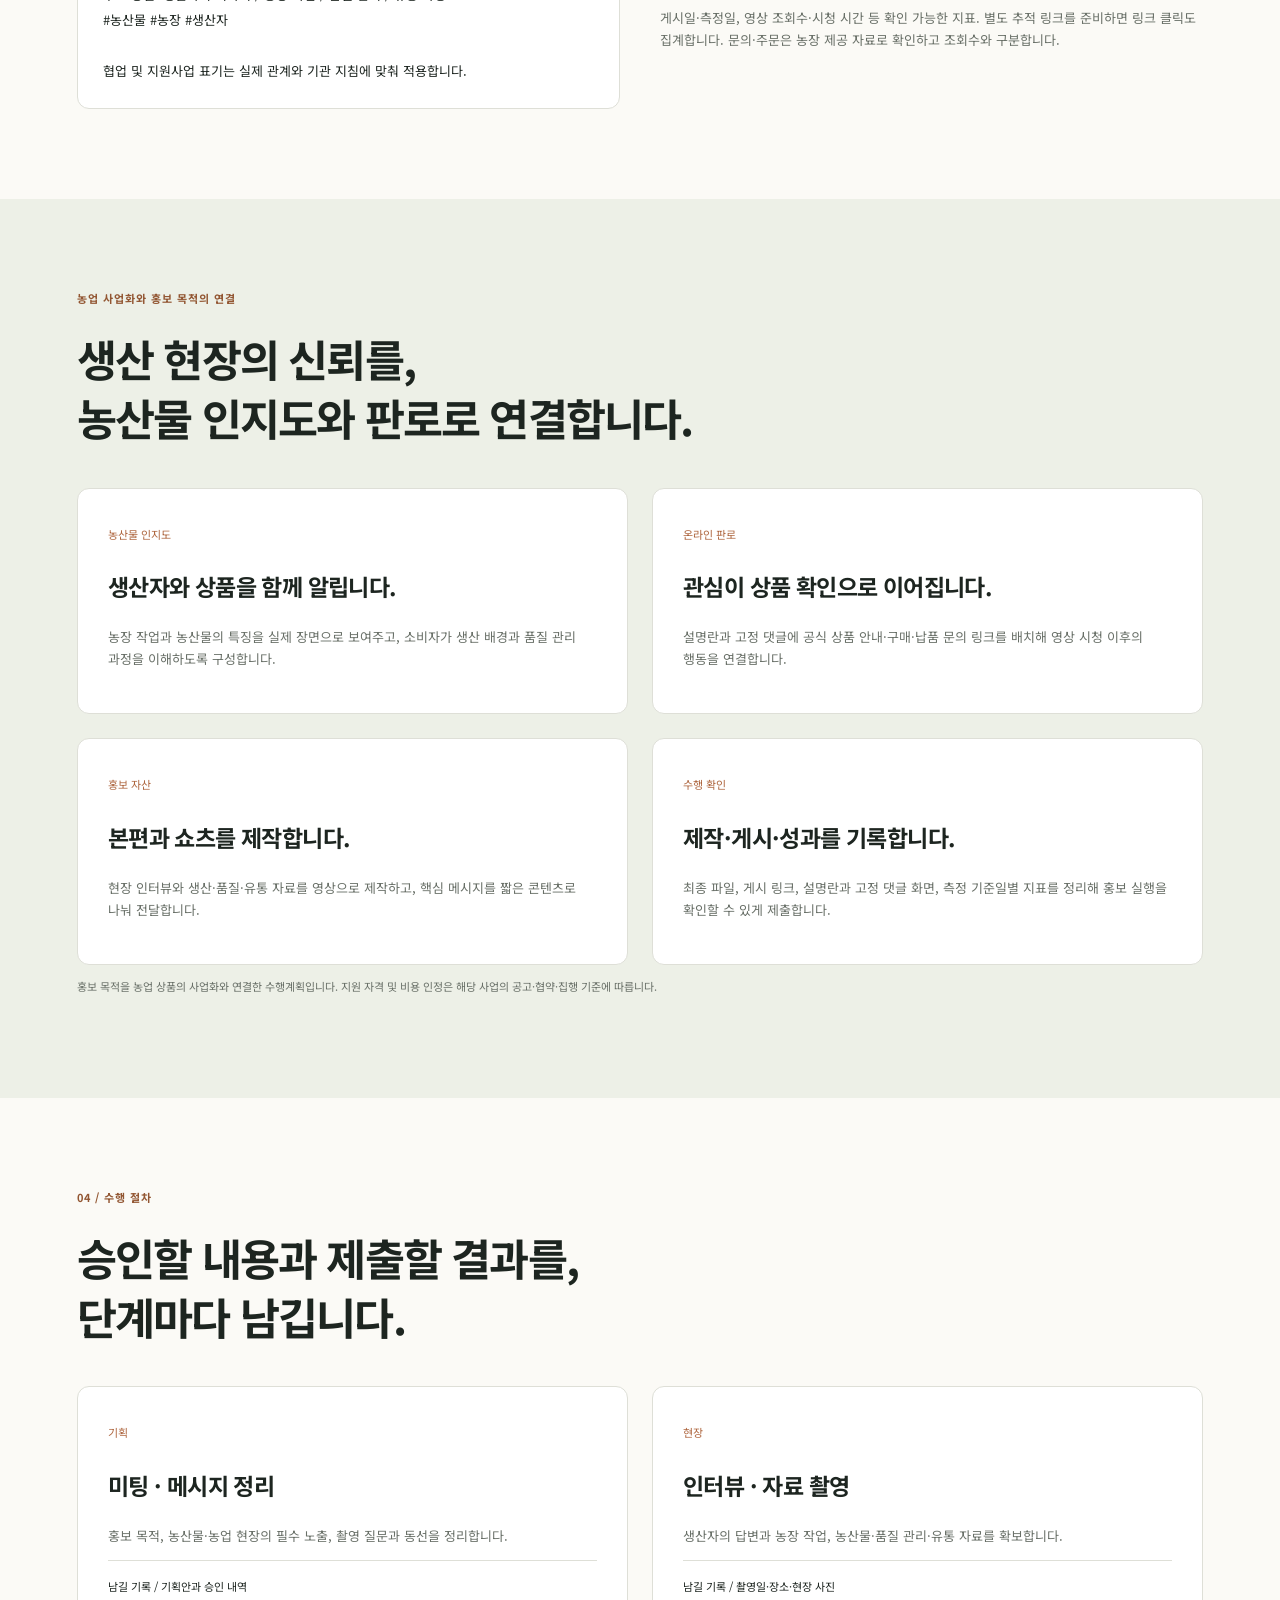
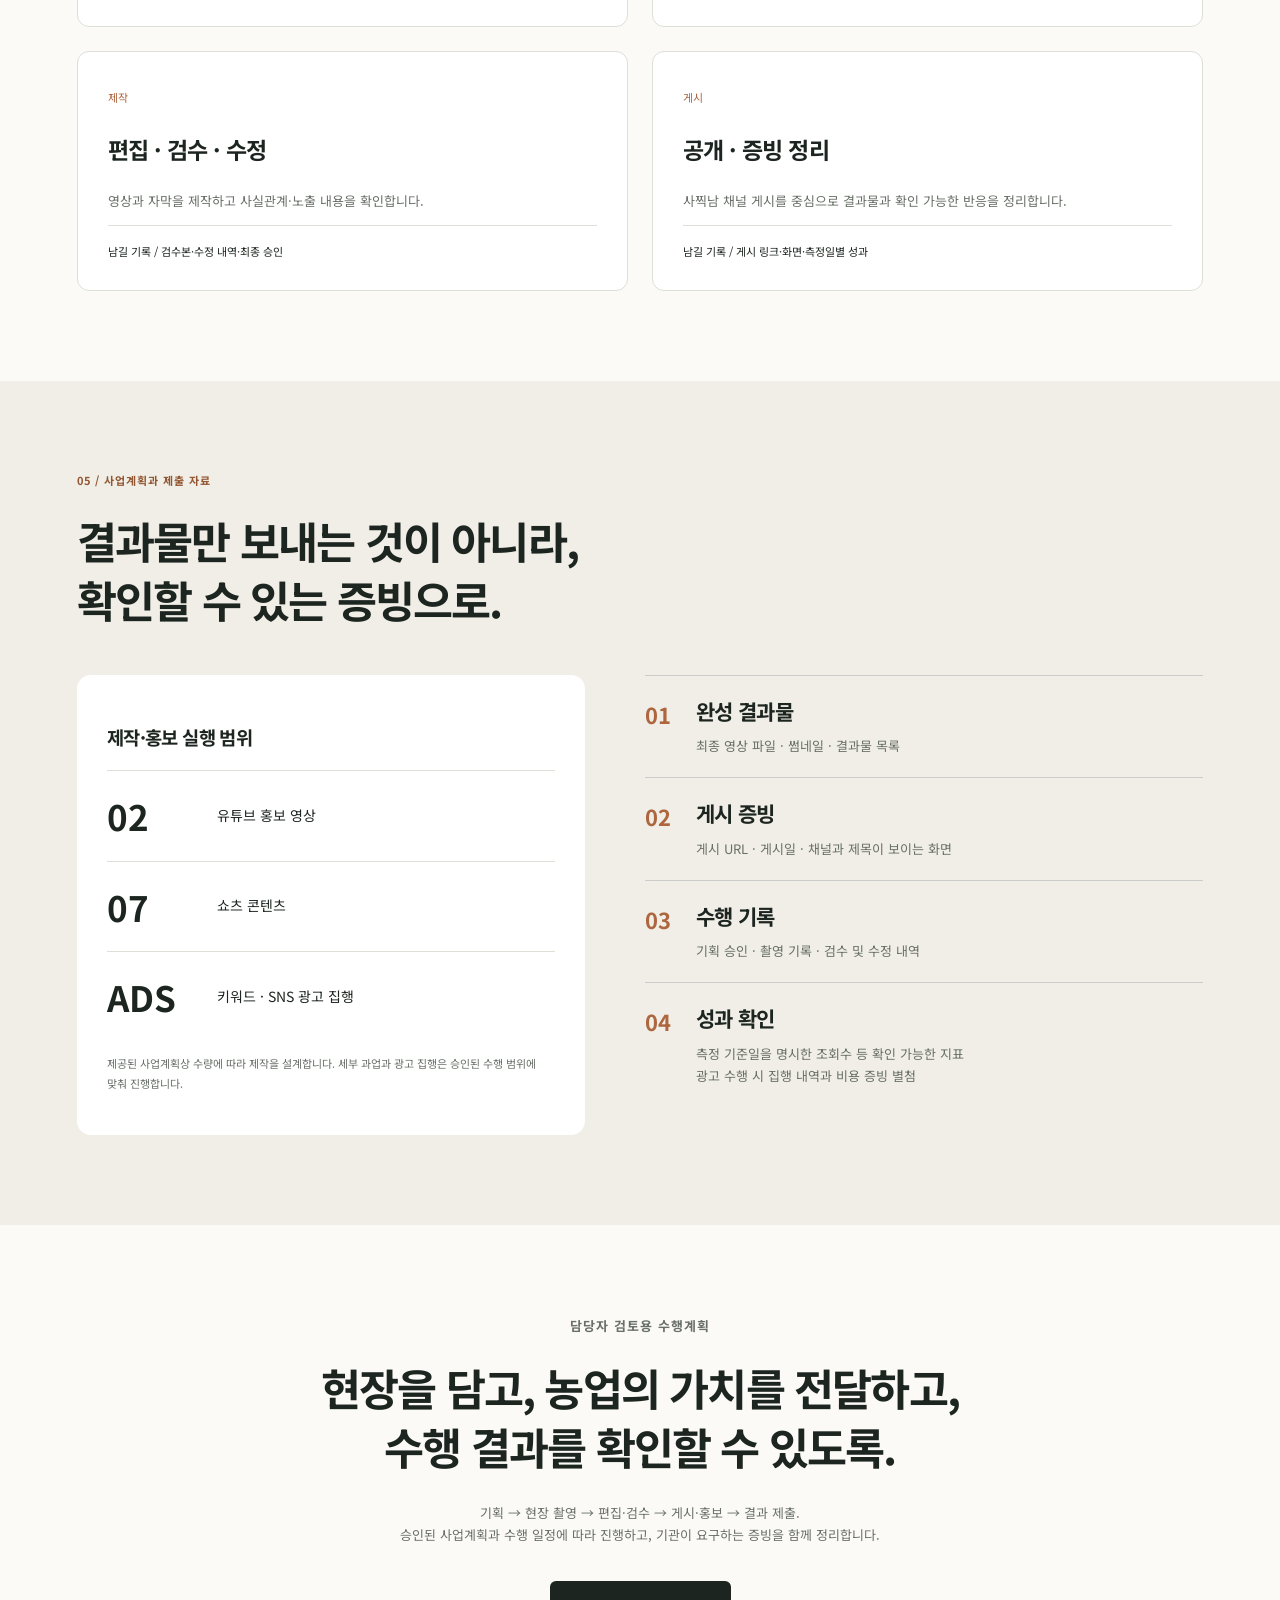
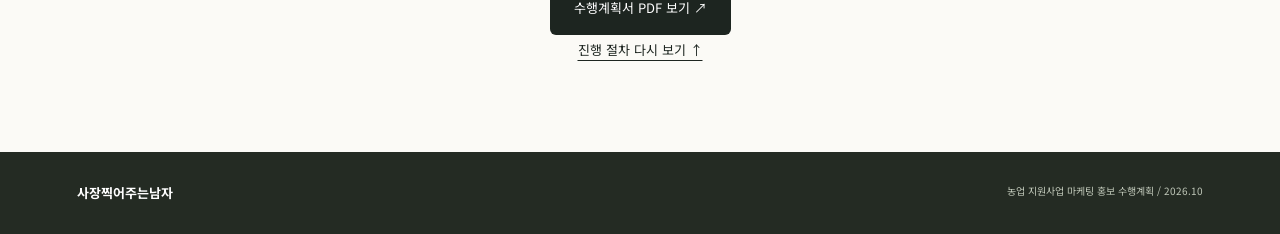
<file: grant/index.html>
<!doctype html><html lang="ko"><head><meta charset="utf-8"><meta name="viewport" content="width=device-width,initial-scale=1"><title>사장찍어주는남자 | 농업 지원사업 홍보 수행계획</title><meta name="description" content="사찍남 유튜브를 통한 농장·스테이 브랜드 홍보 수행계획. 실제 채널, 현장 기획, 제작 과정과 제출 증빙을 확인하세요."><link rel="stylesheet" href="style.css?v=execution-final"></head><body><header><a class="brand" href="#">사장찍어주는남자<span>BRAND CONTENT PLAN</span></a><nav><a href="#channel">홍보 채널</a><a href="#story">촬영 기획</a><a href="#deliver">제출 자료 ↗</a></nav></header><main>
<section class="hero"><div><p class="eyebrow">농업 지원사업 / 마케팅 홍보 수행계획</p><h1>농산물이 만들어지는 현장,<br><em>생산자의 이야기로 알립니다.</em></h1><p class="lead">농장의 실제 작업, 품질을 보는 기준, 첫 거래처의 이야기.<br>사찍남이 생산자의 하루를 따라가며 농산물과 농업 경영의 가치를 전달합니다.</p><a class="cta" href="#story">이번 홍보 기획 확인하기 ↓</a><div class="meta"><span>현장 인터뷰</span><span>유튜브 콘텐츠</span><span>수행 증빙</span></div></div><div class="hero-art"><span class="art-label">AGRICULTURE / 농업 현장과 생산자의 이야기</span><div class="scene"><span>01 집</span><strong>서울을 떠나,<br>이곳을 선택한 이유</strong></div><div class="scene"><span>02 농장</span><strong>매일 하는 일이<br>상품의 신뢰가 되도록</strong></div><div class="scene"><span>03 유통</span><strong>농장에서 고객까지,<br>농산물이 전달되는 과정</strong></div><small>제공된 촬영 기획서 기반 · 촬영 예정 내용</small></div></section>
<section id="channel" class="channel"><div class="section-title"><p class="eyebrow">01 / 실제 홍보 채널</p><h2>이 이야기가 전달될 곳,<br>사장찍어주는남자.</h2><p>사업자의 경험과 현장을 인터뷰로 전달하는 실제 운영 채널입니다.</p></div><div class="channel-grid"><div class="stats"><strong>14.3<span>만</span></strong><p>채널 화면에 표시된 구독자 수<br><small>2026.10.08 캡처 기준</small></p><hr><h3>농업 홍보와 연결하는 방식</h3><p>생산자의 경험 → 농장 작업 → 품질 기준 → 유통 과정.<br>농산물이 어디에서 어떻게 생산되고 고객에게 전달되는지 실제 현장으로 보여줍니다.</p><a class="text-link" href="https://www.youtube.com/@sajjiknam_" target="_blank" rel="noopener">실제 채널 확인 ↗</a></div><button class="proof" data-image="assets/channel.png"><img src="assets/channel.png" alt="사장찍어주는남자 실제 채널 화면, 구독자 14.3만 명"><span>실제 채널 화면 · 클릭해서 확대 ↗</span></button></div></section>
<section id="story" class="story"><div class="section-title"><p class="eyebrow">02 / 이번 콘텐츠의 중심</p><h2>농장과 농산물을 중심으로,<br>생산자와 농업 경영을 보여줍니다.</h2><p>‘서울에서 살던 청년은 어떻게 시골에서 자기 사업을 만들었을까?’<br>제공된 기획서의 중심 질문을 따라, 귀농과 생산·품질 관리·유통 과정을 현장에서 확인합니다.</p></div><div class="route"><article><b>01</b><h3>집에서 시작</h3><p>현재의 하루와 서울 생활의 대비.<br>시골을 선택한 계기를 듣습니다.</p></article><article><b>02</b><h3>농장의 실제 일</h3><p>작업 과정과 품질을 보는 기준.<br>설명을 실제 행동으로 보여줍니다.</p></article><article><b>03</b><h3>품질과 상품의 차이</h3><p>좋은 모종을 판단하는 기준.<br>농산물의 특징과 생산자의 선택을 담습니다.</p></article><article><b>04</b><h3>거래와 다음 선택</h3><p>첫 거래처와 유통 과정.<br>현재의 고민과 확장 방향을 듣습니다.</p></article></div><div class="story-proof"><button class="proof" data-image="assets/plan.png"><img src="assets/plan.png" alt="농장과 스테이 촬영 기획서 실제 화면"><span>실제 기획서 초안 · 클릭해서 확대 ↗</span></button><div><p class="eyebrow">촬영 가능한 질문과 장면</p><h3>기획서가 현장의<br>질문과 컷으로 이어집니다.</h3><blockquote>“지금 뭘 보고 계신 거예요?”</blockquote><blockquote>“처음 딸기를 들고 찾아간 가게가 기억나요?”</blockquote><blockquote>“좋은 모종은 뭘 보고 구분해요?”</blockquote><a class="cta" href="https://stump-melon-010.notion.site/3f2adade1e7381679335f3c52739cb4f?source=copy_link" target="_blank" rel="noopener">전체 촬영 기획서 보기 ↗</a><p class="fine">기획 초안입니다. 성명·나이·운영 면적·촬영일과 필수 노출 항목은 확인 및 승인 후 확정합니다. 원문에 포함된 스테이 내용은 농업과의 연관성 및 지원사업의 승인 범위를 확인한 뒤 반영합니다.</p></div></div></section>
<section class="intro"><p class="eyebrow">03 / 영상의 첫 30초</p><h2>공간으로 시선을 잡고,<br>사람의 선택으로 이야기를 엽니다.</h2><div class="timeline"><div><small>0–3초</small><h3>농장의 깊이와 범위</h3><p>현장의 규모를 보여주는 전경</p></div><div><small>3–9초</small><h3>여기서 사는 하루</h3><p>집을 나서고 작업하는 실제 행동</p></div><div><small>9–16초</small><h3>서울과 지금의 대비</h3><p>내려온 계기를 설명하는 실제 답변</p></div><div><small>16–27초</small><h3>뜻밖의 경험</h3><p>첫 거래처를 확보하고 농산물을 판매한 경험</p></div><div><small>27초 이후</small><h3>본편의 시작</h3><p>“오늘은 어디부터 가세요?”</p></div></div><p class="fine">기획 가안이며, 당일 확보한 장면과 답변으로 편집합니다.</p></section>
<section id="promotion" class="promotion"><div class="section-title"><p class="eyebrow">실제 게시 사례 / 이번 사업의 홍보 설계</p><h2>영상을 본 관심이,<br>농산물 확인과 문의로 이어지도록.</h2><p>조회수가 높은 실제 출연 영상에서 인물 노출, 설명란 정보, 고정 댓글의 배치를 확인할 수 있습니다.</p></div><p class="view-proof"><strong>조회수 1,851,607회</strong><span>김고딩 출연 영상 · 실제 화면 확인 2026.10.08</span></p><p class="fine">기존 채널의 도달 사례이며, 농업 지원사업 실적이나 이번 영상의 예상 조회수가 아닙니다. 조회수가 설명란 클릭·구매로 전환됐다는 인과를 주장하지 않습니다.</p><div class="capture-grid"><article><button class="proof marked" data-image="assets/high-video.png"><div class="annotation"><img src="assets/high-video.png" alt="185만 조회 김고딩 영상 실제 화면"><i class="redbox" style="left:1.2%;top:9.4%;width:64.5%;height:64%"><span>① 인물·사업 현장 노출</span></i><i class="redbox" style="left:1.5%;top:91%;width:21%;height:5%"></i></div><span>185만 조회 실제 영상 · 표시 부분 확대 ↗</span></button><h3>① 본편에서 사업을 알립니다.</h3><p>인물과 실제 업무 현장을 보여주는 배치입니다. 이번 영상은 농장 작업·농산물 특징·품질 관리가 화면의 중심이 됩니다.</p></article><article><button class="proof marked" data-image="assets/high-description.png"><div class="annotation"><img src="assets/high-description.png" alt="185만 조회 영상의 출연자 정보와 인스타그램 링크"><i class="redbox" style="left:1.5%;top:48%;width:28%;height:9%"><span>② 출연자 정보·프로필 링크</span></i></div><span>같은 영상 설명란 · 표시 부분 확대 ↗</span></button><h3>② 설명란에서 추가 정보로 연결</h3><p>실제 사례는 출연자 인스타그램을 안내합니다. 이번에는 농장·농산물 소개와 공식 상품·구매·납품 문의 링크로 연결합니다.</p></article><article><button class="proof marked" data-image="assets/high-comment.png"><div class="annotation"><img src="assets/high-comment.png" alt="185만 조회 영상에서 사찍남이 고정한 출연자 댓글"><i class="redbox" style="left:4.6%;top:48%;width:60%;height:21%"><span>③ 출연자 고정 댓글</span></i></div><span>같은 영상 고정 댓글 · 표시 부분 확대 ↗</span></button><h3>③ 고정 댓글로 안내를 유지</h3><p>실제 사례는 출연자의 인사 댓글을 고정했습니다. 이번에는 농산물 확인·구매·납품 문의를 안내하는 댓글을 작성해 고정합니다.</p></article></div><div class="copy-grid"><article><p class="eyebrow">설명란 작성 방식</p><h3>이렇게 적습니다.</h3><div class="copy">영상 속 농장과 농산물이 궁금하신가요?<br><br>생산자의 이야기와 농장 작업을 직접 확인해보세요.<br>영상에서 소개한 농산물의 품목·생산 지역·특징을 함께 안내합니다.<br><br>상품 정보·구매 안내 → 농장의 공식 판매 페이지<br>납품 문의 → 농장의 공식 문의 창구<br><br>오늘 영상에서는 생산자의 귀농 과정과 농장 작업,<br>품질을 판단하는 기준, 고객에게 전달되는 과정을 담았습니다.<br><br>주요 장면: 생산자의 이야기 / 농장 작업 / 품질 관리 / 유통 과정<br>#농산물 #농장 #생산자<br><br>협업 및 지원사업 표기는 실제 관계와 기관 지침에 맞춰 적용합니다.</div></article><article><p class="eyebrow">홍보 실행 흐름</p><h3>노출부터 문의까지 연결</h3><ol><li><b>본편</b> — 농장과 상품의 배경·신뢰를 전달</li><li><b>쇼츠</b> — 품질 기준·생산자의 경험 등 한 메시지로 관심 유도</li><li><b>설명란·고정 댓글</b> — 공식 상품 안내·문의 링크 제공</li><li><b>커뮤니티</b> — 공개 소식과 농산물 정보 안내, 포함 여부·횟수 협의</li><li><b>광고</b> — 승인한 대상·예산·소재로 집행, 계약 범위에 포함될 때 수행</li></ol><p class="fine">설명란과 고정 댓글은 구매·문의에 직접 필요한 정보부터 배치합니다. 이번 홍보에 관계없는 강의·세미나 모집 링크는 넣지 않습니다.</p><h3>보고할 지표</h3><p>게시일·측정일, 영상 조회수·시청 시간 등 확인 가능한 지표. 별도 추적 링크를 준비하면 링크 클릭도 집계합니다. 문의·주문은 농장 제공 자료로 확인하고 조회수와 구분합니다.</p></article></div></section>
<section id="grant-fit" class="grant-fit"><div class="section-title"><p class="eyebrow">농업 사업화와 홍보 목적의 연결</p><h2>생산 현장의 신뢰를,<br>농산물 인지도와 판로로 연결합니다.</h2></div><div class="process"><article><span>농산물 인지도</span><h3>생산자와 상품을 함께 알립니다.</h3><p>농장 작업과 농산물의 특징을 실제 장면으로 보여주고, 소비자가 생산 배경과 품질 관리 과정을 이해하도록 구성합니다.</p></article><article><span>온라인 판로</span><h3>관심이 상품 확인으로 이어집니다.</h3><p>설명란과 고정 댓글에 공식 상품 안내·구매·납품 문의 링크를 배치해 영상 시청 이후의 행동을 연결합니다.</p></article><article><span>홍보 자산</span><h3>본편과 쇼츠를 제작합니다.</h3><p>현장 인터뷰와 생산·품질·유통 자료를 영상으로 제작하고, 핵심 메시지를 짧은 콘텐츠로 나눠 전달합니다.</p></article><article><span>수행 확인</span><h3>제작·게시·성과를 기록합니다.</h3><p>최종 파일, 게시 링크, 설명란과 고정 댓글 화면, 측정 기준일별 지표를 정리해 홍보 실행을 확인할 수 있게 제출합니다.</p></article></div><p class="fine">홍보 목적을 농업 상품의 사업화와 연결한 수행계획입니다. 지원 자격 및 비용 인정은 해당 사업의 공고·협약·집행 기준에 따릅니다.</p></section><section id="process"><div class="section-title"><p class="eyebrow">04 / 수행 절차</p><h2>승인할 내용과 제출할 결과를,<br>단계마다 남깁니다.</h2></div><div class="process"><article><span>기획</span><h3>미팅 · 메시지 정리</h3><p>홍보 목적, 농산물·농업 현장의 필수 노출, 촬영 질문과 동선을 정리합니다.</p><small>남길 기록 / 기획안과 승인 내역</small></article><article><span>현장</span><h3>인터뷰 · 자료 촬영</h3><p>생산자의 답변과 농장 작업, 농산물·품질 관리·유통 자료를 확보합니다.</p><small>남길 기록 / 촬영일·장소·현장 사진</small></article><article><span>제작</span><h3>편집 · 검수 · 수정</h3><p>영상과 자막을 제작하고 사실관계·노출 내용을 확인합니다.</p><small>남길 기록 / 검수본·수정 내역·최종 승인</small></article><article><span>게시</span><h3>공개 · 증빙 정리</h3><p>사찍남 채널 게시를 중심으로 결과물과 확인 가능한 반응을 정리합니다.</p><small>남길 기록 / 게시 링크·화면·측정일별 성과</small></article></div></section>
<section id="deliver" class="delivery"><div class="section-title"><p class="eyebrow">05 / 사업계획과 제출 자료</p><h2>결과물만 보내는 것이 아니라,<br>확인할 수 있는 증빙으로.</h2></div><div class="deliver-grid"><div class="scope"><h3>제작·홍보 실행 범위</h3><div><b>02</b><span>유튜브 홍보 영상</span></div><div><b>07</b><span>쇼츠 콘텐츠</span></div><div><b>ADS</b><span>키워드 · SNS 광고 집행</span></div><p class="fine">제공된 사업계획상 수량에 따라 제작을 설계합니다. 세부 과업과 광고 집행은 승인된 수행 범위에 맞춰 진행합니다.</p></div><div class="evidence-list"><article><b>01</b><div><h3>완성 결과물</h3><p>최종 영상 파일 · 썸네일 · 결과물 목록</p></div></article><article><b>02</b><div><h3>게시 증빙</h3><p>게시 URL · 게시일 · 채널과 제목이 보이는 화면</p></div></article><article><b>03</b><div><h3>수행 기록</h3><p>기획 승인 · 촬영 기록 · 검수 및 수정 내역</p></div></article><article><b>04</b><div><h3>성과 확인</h3><p>측정 기준일을 명시한 조회수 등 확인 가능한 지표<br>광고 수행 시 집행 내역과 비용 증빙 별첨</p></div></article></div></div></section>
<section class="closing"><p class="eyebrow">담당자 검토용 수행계획</p><h2>현장을 담고, 농업의 가치를 전달하고,<br>수행 결과를 확인할 수 있도록.</h2><p>기획 → 현장 촬영 → 편집·검수 → 게시·홍보 → 결과 제출.<br>승인된 사업계획과 수행 일정에 따라 진행하고, 기관이 요구하는 증빙을 함께 정리합니다.</p><a class="cta" href="documents/promotion-plan.pdf" target="_blank" rel="noopener">수행계획서 PDF 보기 ↗</a><br><a class="text-link" href="#process">진행 절차 다시 보기 ↑</a></section></main><footer><b>사장찍어주는남자</b><span>농업 지원사업 마케팅 홍보 수행계획 / 2026.10</span></footer><dialog id="viewer"><button id="close">닫기 ×</button><img alt="실제 자료 확대"></dialog><script>const v=document.querySelector('#viewer');document.querySelectorAll('[data-image]').forEach(b=>b.onclick=()=>{const old=v.querySelector('.annotation');if(old)old.remove();const img=v.querySelector('img');const annotated=b.querySelector('.annotation');if(annotated){img.style.display='none';v.append(annotated.cloneNode(true))}else{img.style.display='block';img.src=b.dataset.image}v.showModal()});document.querySelector('#close').onclick=()=>v.close();v.onclick=e=>{if(e.target===v)v.close()};</script></body></html>
</file>
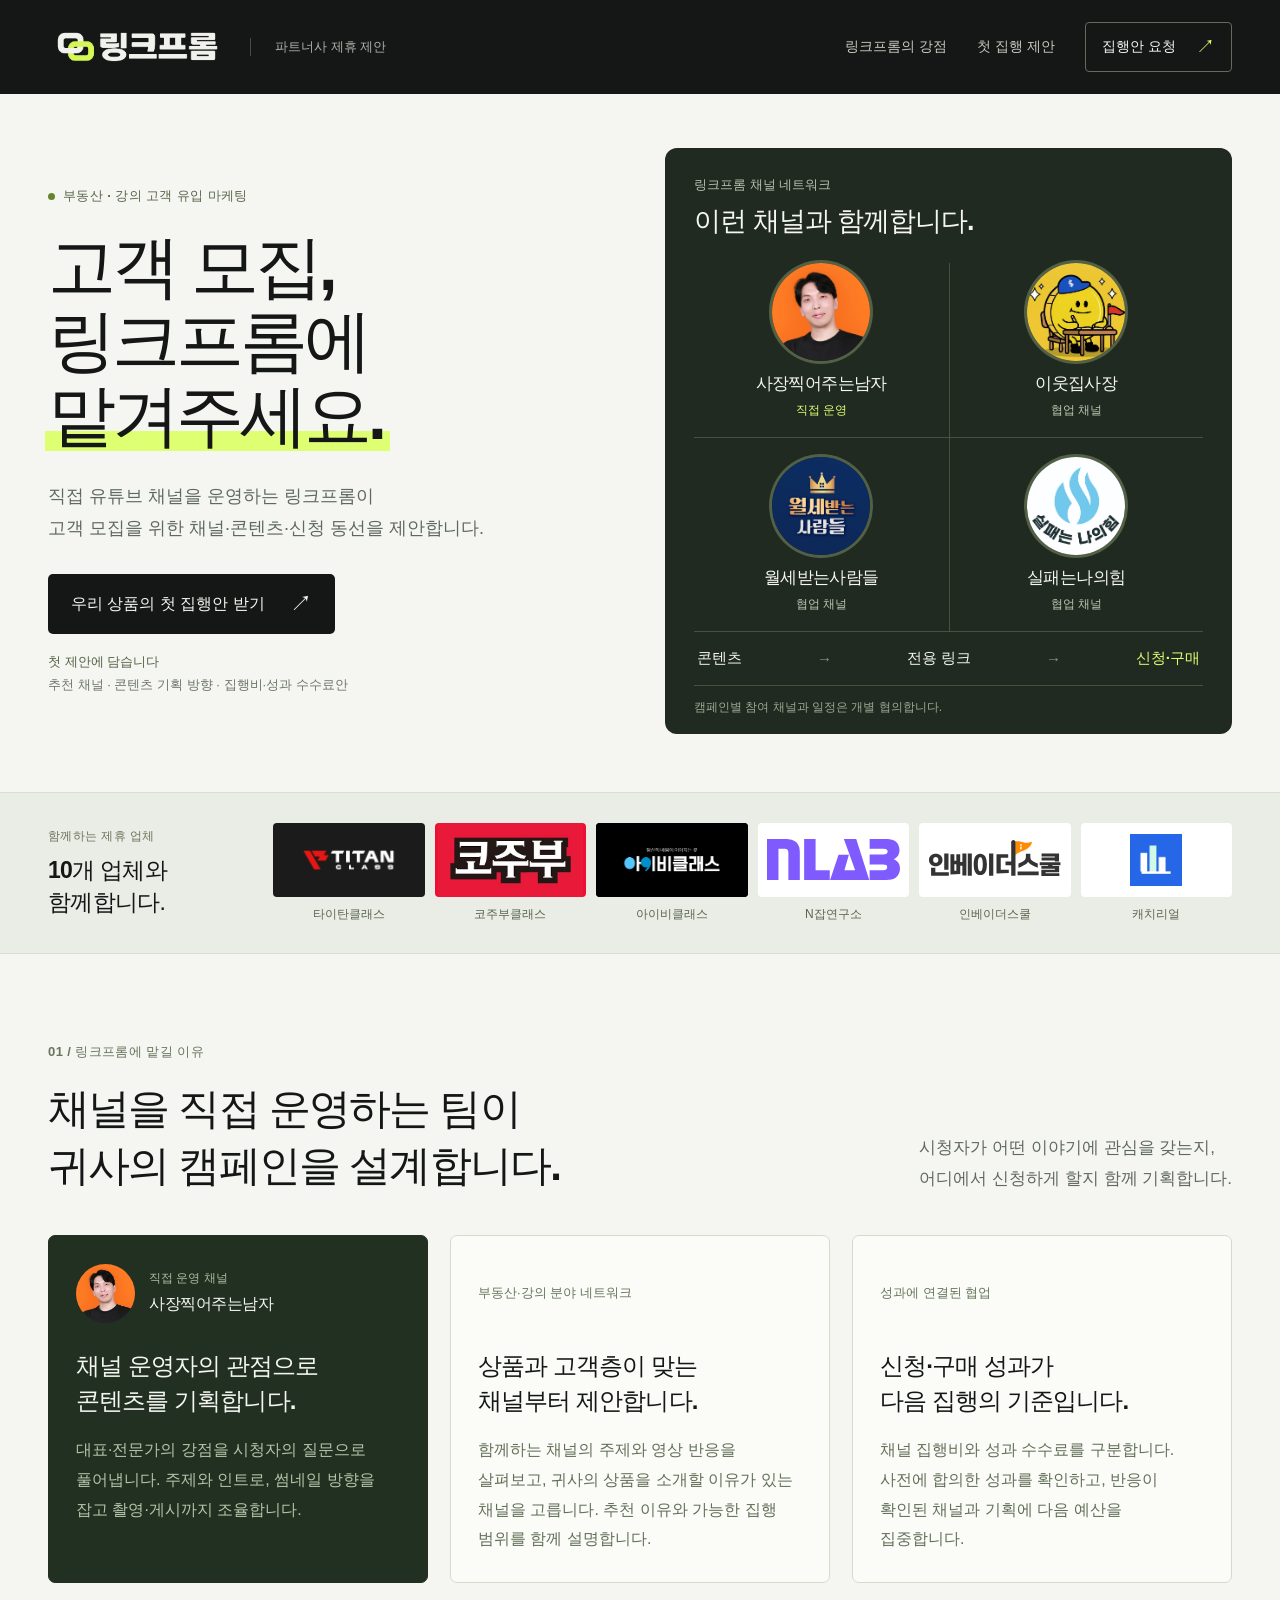
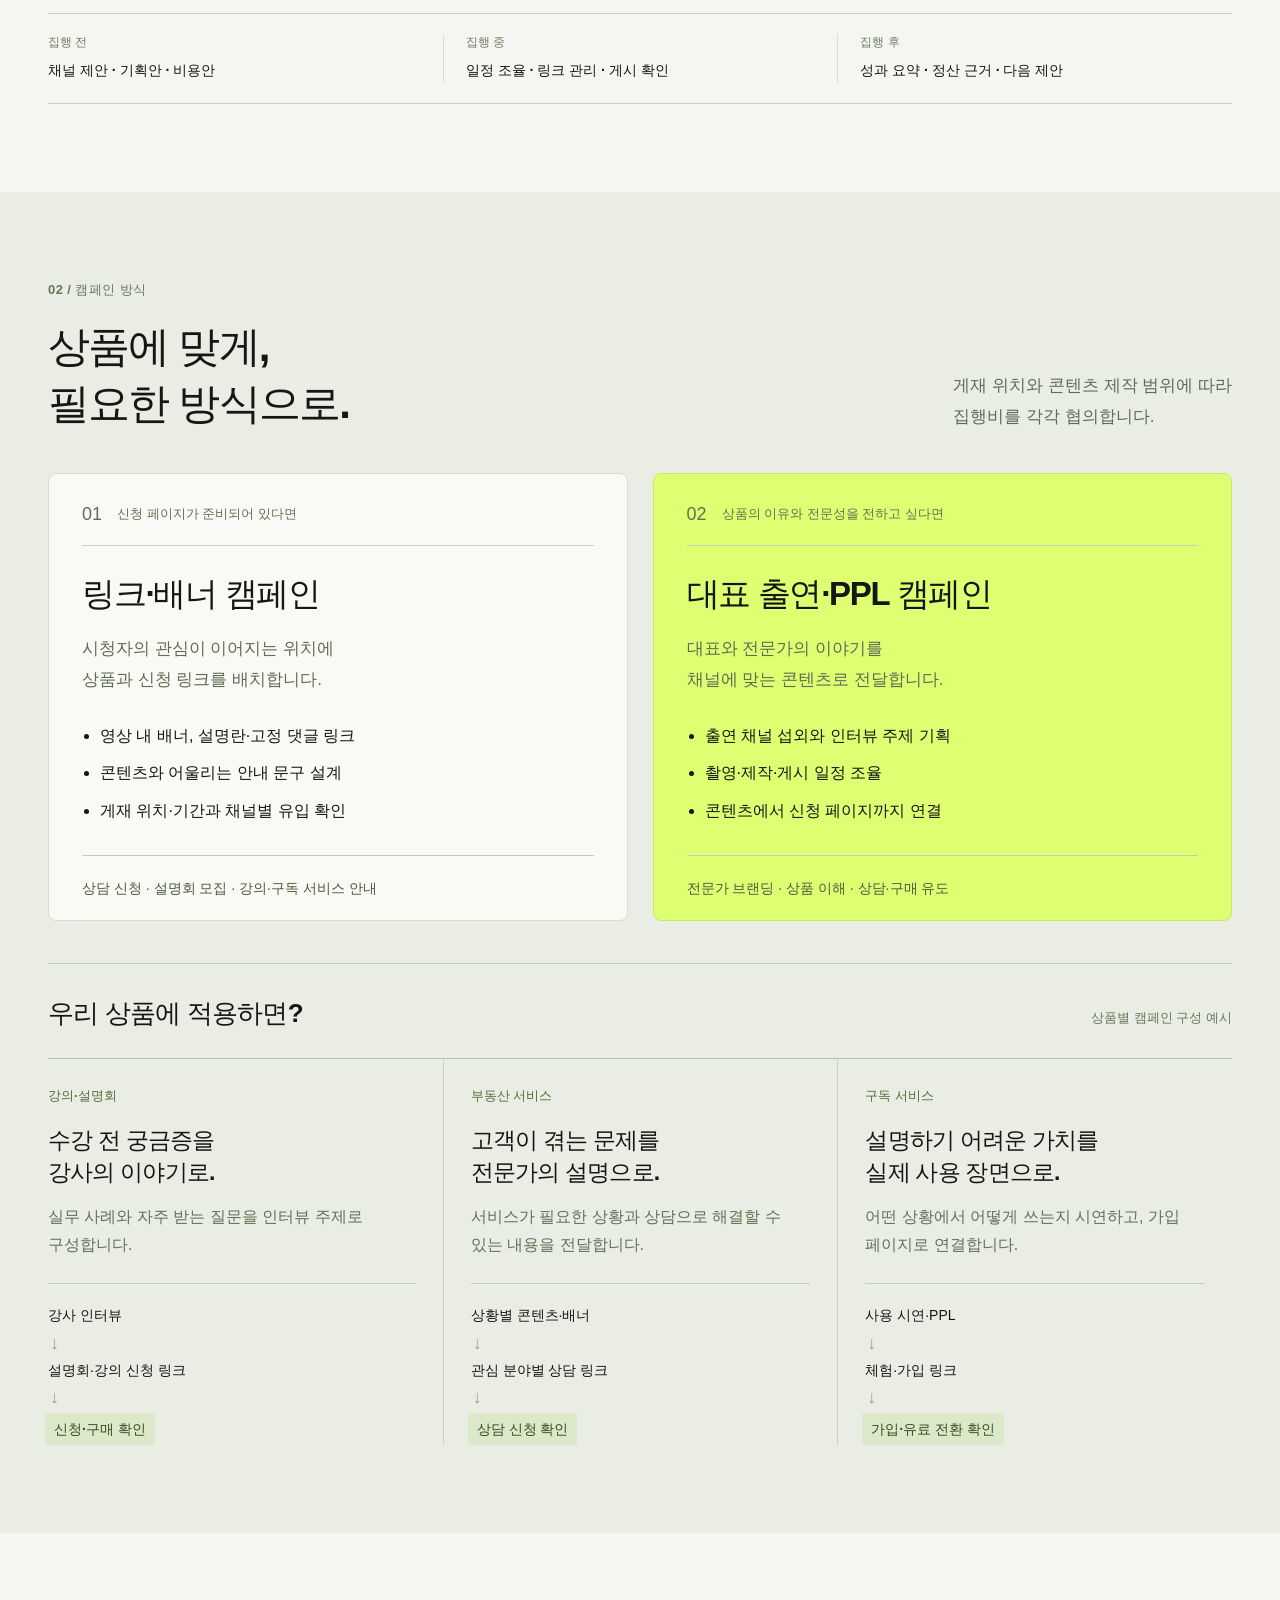
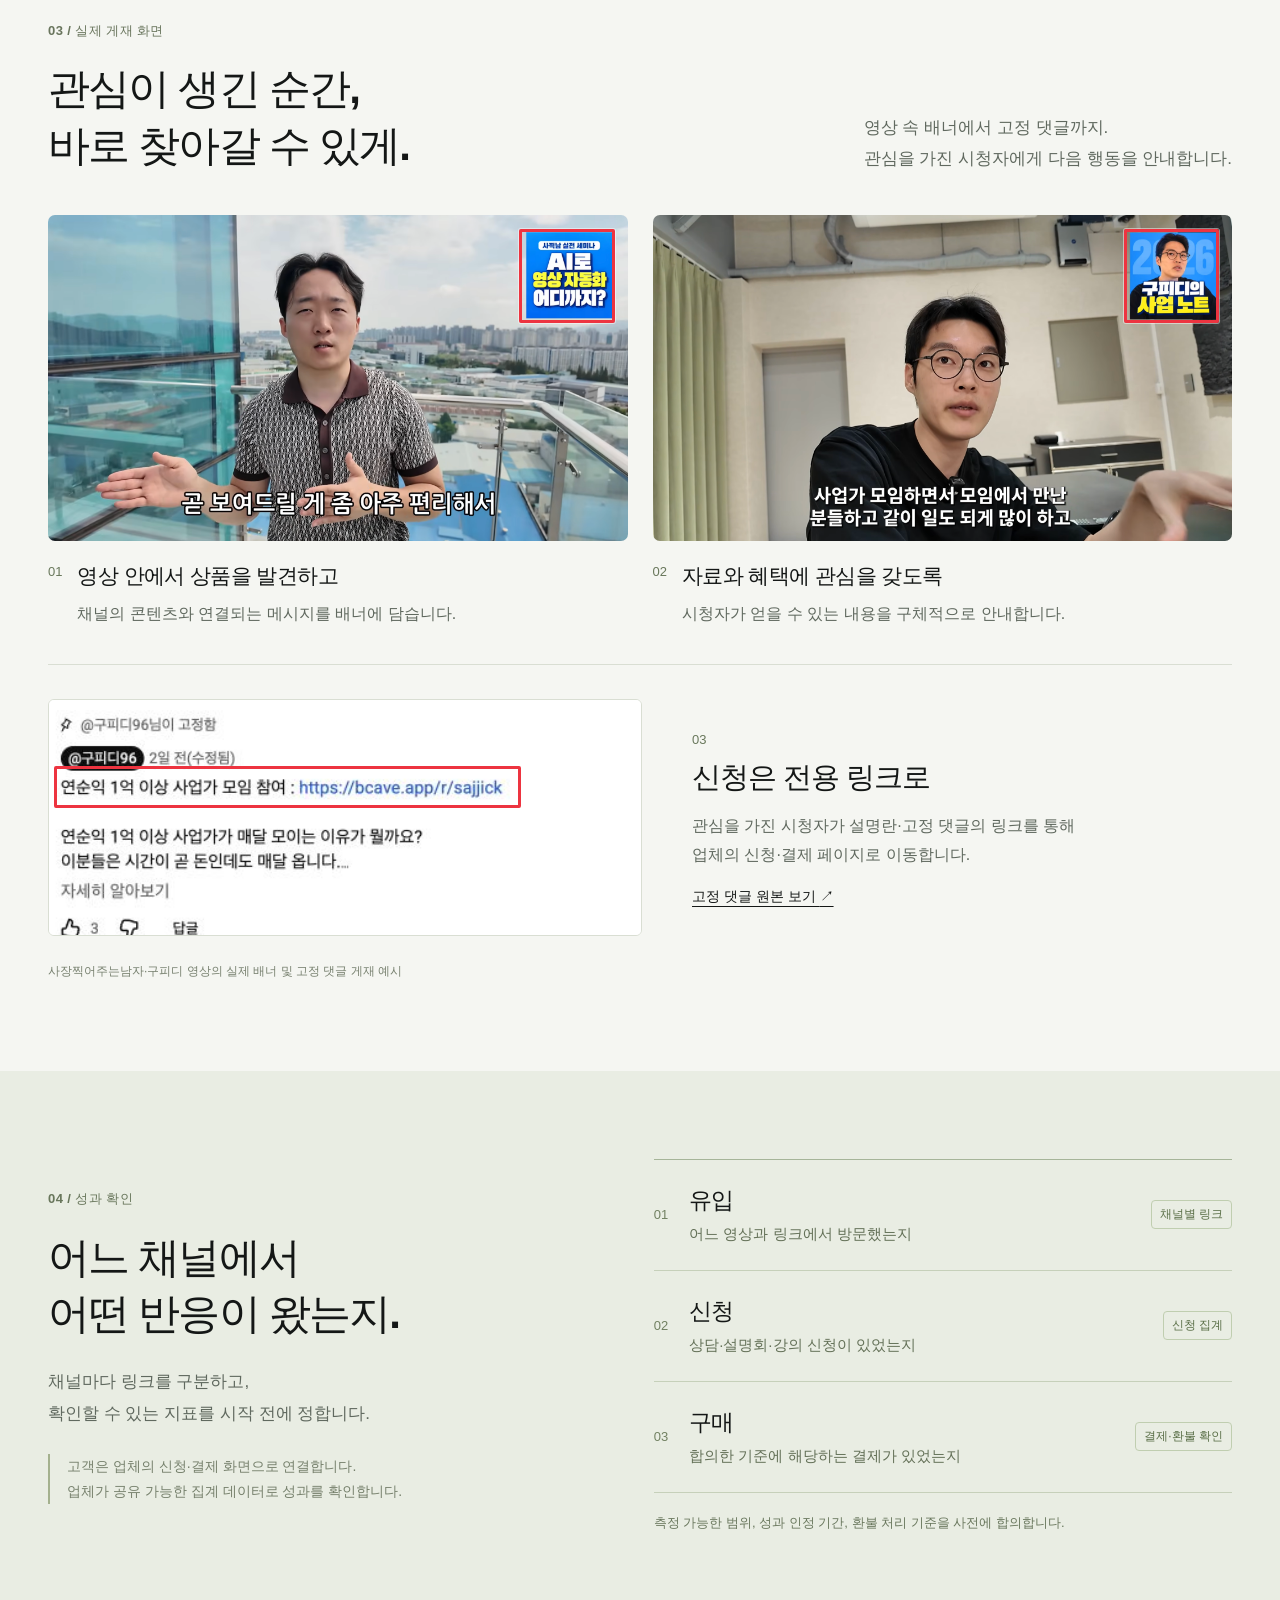
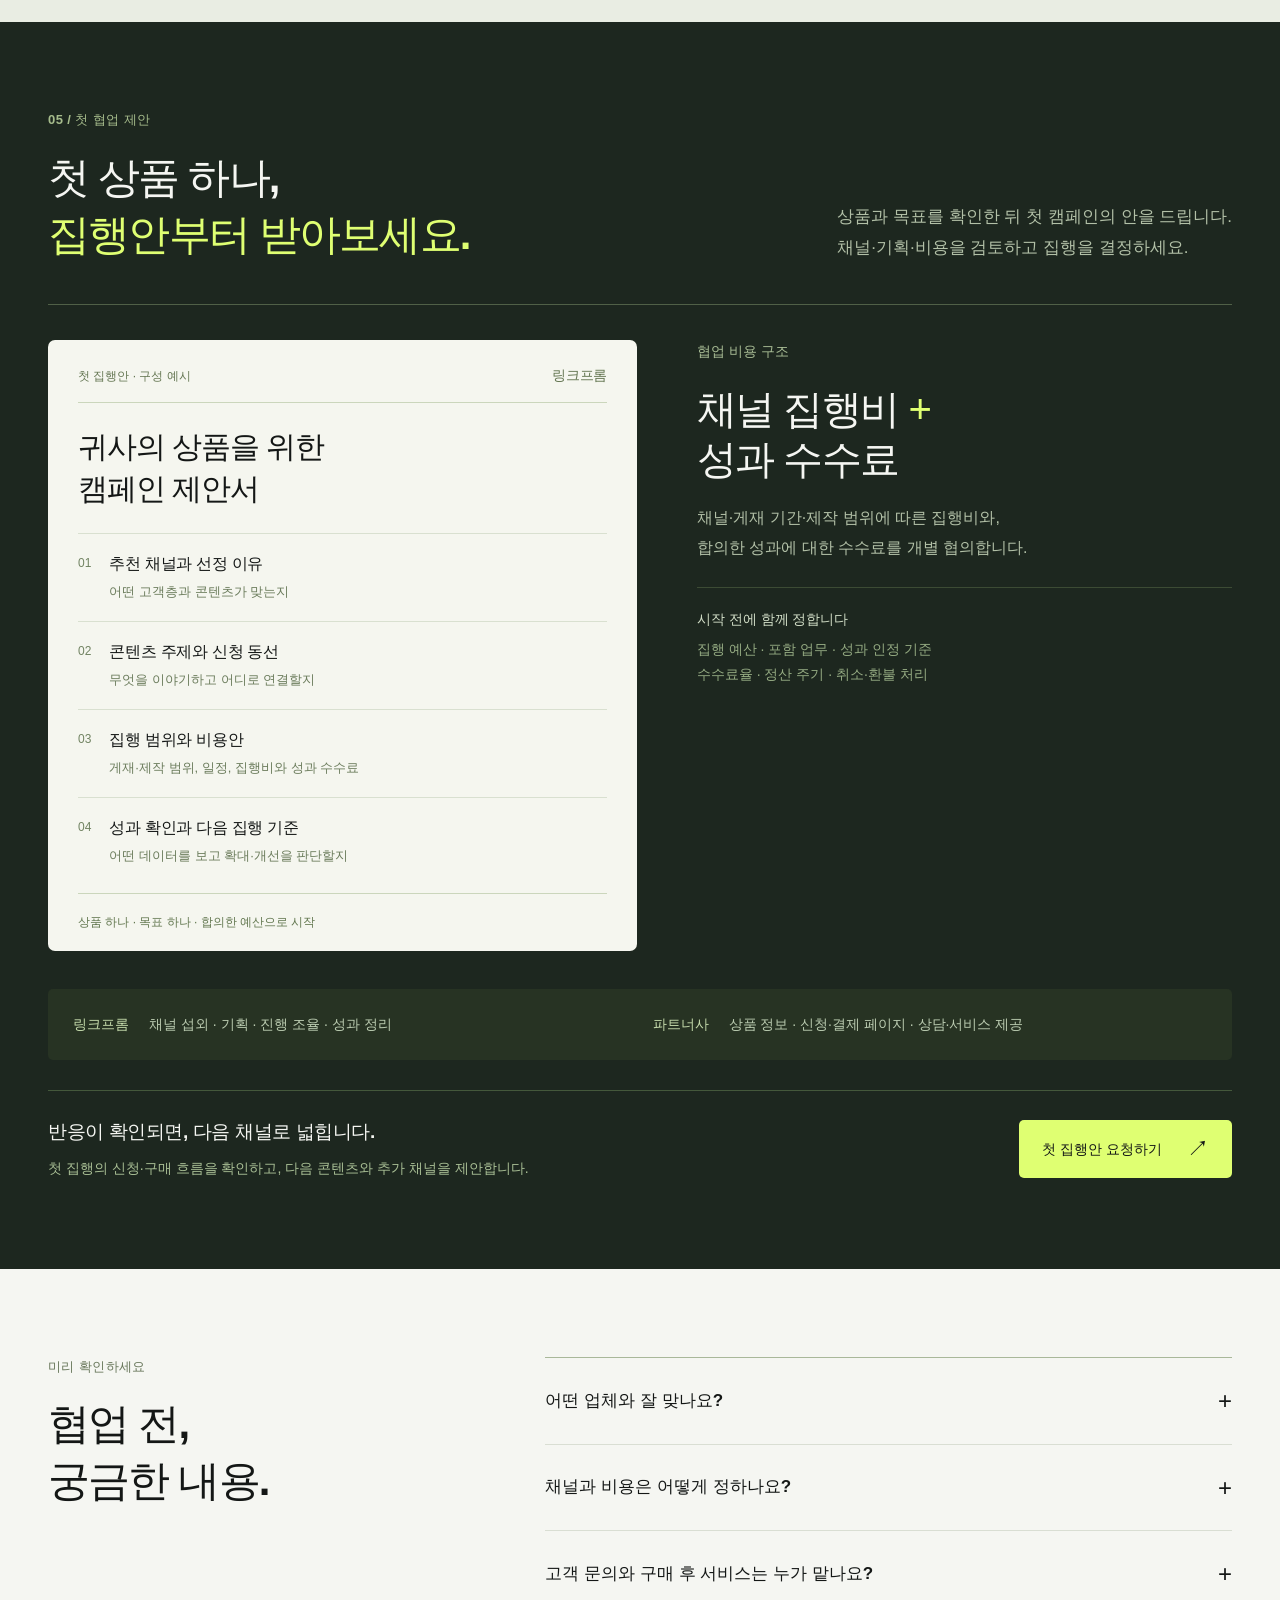
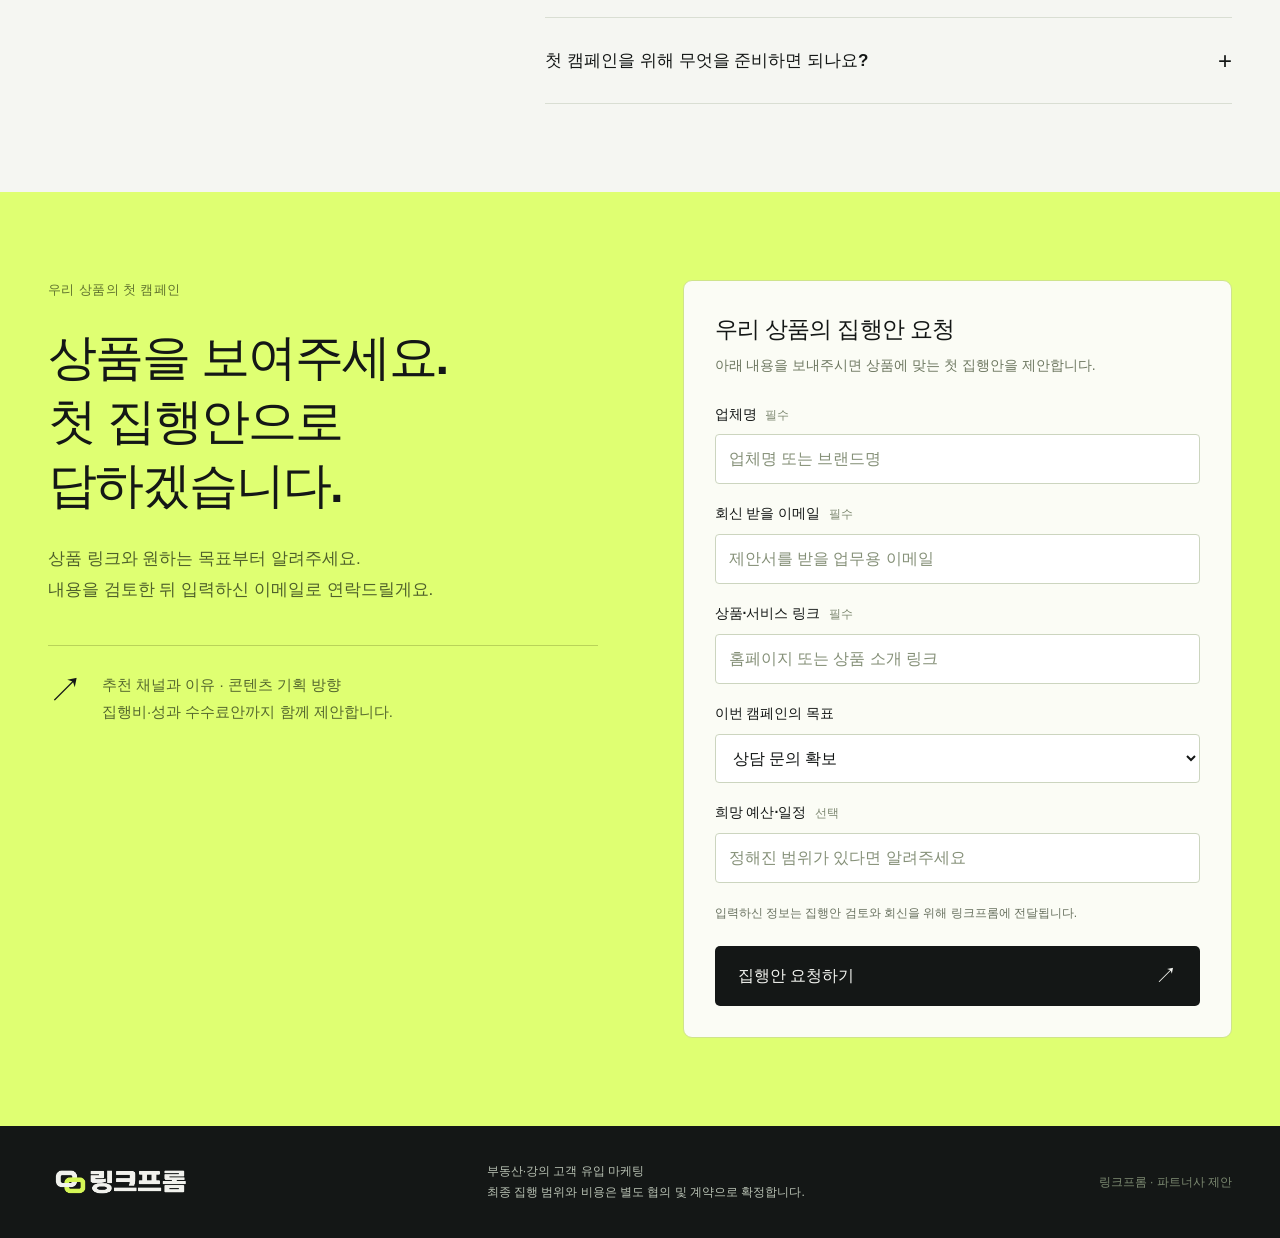
<file: partners/index.html>
<!doctype html>
<html lang="ko">
<head>
  <meta charset="utf-8">
  <meta name="viewport" content="width=device-width, initial-scale=1">
  <meta name="theme-color" content="#141716">
  <meta name="description" content="부동산·강의 기업을 위한 링크프롬 고객 유입 마케팅. 유튜브 채널 섭외와 콘텐츠 기획부터 전용 링크, 캠페인 성과 확인까지 함께합니다.">
  <meta property="og:title" content="링크프롬 | 파트너사 캠페인 제안">
  <meta property="og:description" content="모집이 필요한 상품 하나부터. 직접 채널을 운영하는 링크프롬이 추천 채널, 콘텐츠 기획 방향, 집행비와 성과 수수료안을 제안합니다.">
  <title>링크프롬 — 파트너사 캠페인 제안</title>
  <link rel="icon" type="image/svg+xml" href="data:image/svg+xml,%3Csvg xmlns='http://www.w3.org/2000/svg' viewBox='0 0 64 64'%3E%3Crect width='64' height='64' rx='14' fill='%23141716'/%3E%3Cpath d='M15 21h22v17H15zM28 30h22v17H28z' fill='none' stroke='%23dfff72' stroke-width='6' stroke-linejoin='round'/%3E%3C/svg%3E">
  <link rel="stylesheet" href="partner.css?v=20260930-2">
  <link rel="stylesheet" href="intake.css?v=20260930-1">
  <script src="partner.js?v=20260930-3" defer></script>
</head>
<body>
  <a class="skip-link" href="#main">본문으로 이동</a>
  <header class="site-header">
    <div class="header-inner wrap">
      <a class="brand" href="#" aria-label="링크프롬 처음으로"><img src="../assets/linkfrom-logo-ko-light.png" width="2172" height="724" alt="링크프롬"><span>파트너사 제휴 제안</span></a>
      <nav aria-label="파트너 제안서 메뉴"><a href="#approach">링크프롬의 강점</a><a href="#pilot">첫 집행 제안</a><a class="nav-cta" href="#contact">집행안 요청 <span aria-hidden="true">↗</span></a></nav>
    </div>
  </header>
  <main id="main">
    <section class="hero wrap" aria-labelledby="hero-title">
      <div class="hero-copy">
        <p class="eyebrow"><span class="dot" aria-hidden="true"></span> 부동산 · 강의 고객 유입 마케팅</p>
        <h1 id="hero-title">고객 모집,<br>링크프롬에<br><span>맡겨주세요.</span></h1>
        <p class="hero-description">직접 유튜브 채널을 운영하는 링크프롬이<br class="desktop-br"> 고객 모집을 위한 채널·콘텐츠·신청 동선을 제안합니다.</p>
        <a href="#contact" class="button button-dark">우리 상품의 첫 집행안 받기 <span aria-hidden="true">↗</span></a>
        <p class="hero-note"><strong>첫 제안에 담습니다</strong><br>추천 채널 · 콘텐츠 기획 방향 · 집행비·성과 수수료안</p>
      </div>
      <aside class="channel-board" aria-labelledby="network-title">
        <div class="board-heading"><p>링크프롬 채널 네트워크</p><h2 id="network-title">이런 채널과 함께합니다.</h2></div>
        <div class="profile-grid">
          <a href="https://www.youtube.com/channel/UCd0JNZPS_7yjqWA3Y6yU-vw" target="_blank" rel="noopener noreferrer"><img src="../assets/channels/sajjiknam-profile.jpg" width="900" height="900" alt="사장찍어주는남자 공식 프로필"><strong>사장찍어주는남자</strong><span class="owned">직접 운영</span></a>
          <a href="https://www.youtube.com/channel/UC6w43bdyvx21dHu9gfQjS2g" target="_blank" rel="noopener noreferrer"><img src="../assets/channels/neighbor-boss-profile.jpg" width="900" height="900" alt="이웃집사장 공식 프로필"><strong>이웃집사장</strong><span>협업 채널</span></a>
          <a href="https://www.youtube.com/channel/UCdneoPEDwLfnOyI6mKdn08g" target="_blank" rel="noopener noreferrer"><img src="../assets/channels/rental-people-profile.jpg" width="900" height="900" alt="월세받는사람들 공식 프로필"><strong>월세받는사람들</strong><span>협업 채널</span></a>
          <a href="https://www.youtube.com/channel/UCUzCAJ9hXOzDeD3fo0J1dEg" target="_blank" rel="noopener noreferrer"><img src="../assets/channels/failure-power-profile.jpg" width="900" height="900" alt="실패는나의힘 공식 프로필"><strong>실패는나의힘</strong><span>협업 채널</span></a>
        </div>
        <div class="board-route" aria-label="콘텐츠에서 전용 링크를 통해 신청과 구매로 연결"><span>콘텐츠</span><b aria-hidden="true">→</b><span>전용 링크</span><b aria-hidden="true">→</b><strong>신청·구매</strong></div>
        <p class="board-note">캠페인별 참여 채널과 일정은 개별 협의합니다.</p>
      </aside>
    </section>

    <section class="partner-band" aria-labelledby="partners-title">
      <div class="wrap partner-band-inner"><div class="partner-band-title"><p class="eyebrow">함께하는 제휴 업체</p><h2 id="partners-title"><strong>10개 업체</strong>와<br>함께합니다.</h2></div>
        <div class="partner-logos" aria-label="주요 제휴 업체">
          <div class="partner-logo titan"><div><img src="../assets/partners/titan-official-thumbnail.png" alt="타이탄클래스" loading="lazy"></div><span>타이탄클래스</span></div>
          <div class="partner-logo cojooboo"><div><img src="../assets/partners/cojooboo-official-profile.jpg" alt="코주부클래스" loading="lazy"></div><span>코주부클래스</span></div>
          <div class="partner-logo ivy"><div><img src="../assets/partners/ivy-corroborated-instructor-logo.png" alt="아이비클래스" loading="lazy"></div><span>아이비클래스</span></div>
          <div class="partner-logo nlab"><div><img src="../assets/partners/nlab-original.svg" alt="N잡연구소" loading="lazy"></div><span>N잡연구소</span></div>
          <div class="partner-logo invader"><div><img src="../assets/partners/invader-original.svg" alt="인베이더스쿨" loading="lazy"></div><span>인베이더스쿨</span></div>
          <div class="partner-logo catchreal"><div><img src="../assets/partners/catchreal-official-app-icon.png" alt="캐치리얼" loading="lazy"></div><span>캐치리얼</span></div>
        </div>
      </div>
    </section>

    <section id="approach" class="section wrap" aria-labelledby="approach-title">
      <div class="section-heading"><div><p class="eyebrow">01 / 링크프롬에 맡길 이유</p><h2 id="approach-title">채널을 직접 운영하는 팀이<br>귀사의 캠페인을 설계합니다.</h2></div><p>시청자가 어떤 이야기에 관심을 갖는지,<br>어디에서 신청하게 할지 함께 기획합니다.</p></div>
      <div class="reason-grid">
        <article class="operator-proof"><div class="proof-person"><img src="../assets/channels/sajjiknam-profile.jpg" width="900" height="900" alt="사장찍어주는남자 공식 프로필" loading="lazy"><div><span>직접 운영 채널</span><strong>사장찍어주는남자</strong></div></div><h3>채널 운영자의 관점으로<br>콘텐츠를 기획합니다.</h3><p>대표·전문가의 강점을 시청자의 질문으로 풀어냅니다. 주제와 인트로, 썸네일 방향을 잡고 촬영·게시까지 조율합니다.</p></article>
        <article><p class="reason-label">부동산·강의 분야 네트워크</p><h3>상품과 고객층이 맞는<br>채널부터 제안합니다.</h3><p>함께하는 채널의 주제와 영상 반응을 살펴보고, 귀사의 상품을 소개할 이유가 있는 채널을 고릅니다. 추천 이유와 가능한 집행 범위를 함께 설명합니다.</p></article>
        <article><p class="reason-label">성과에 연결된 협업</p><h3>신청·구매 성과가<br>다음 집행의 기준입니다.</h3><p>채널 집행비와 성과 수수료를 구분합니다. 사전에 합의한 성과를 확인하고, 반응이 확인된 채널과 기획에 다음 예산을 집중합니다.</p></article>
      </div>
      <div class="handoff-strip"><div><span>집행 전</span><strong>채널 제안 · 기획안 · 비용안</strong></div><div><span>집행 중</span><strong>일정 조율 · 링크 관리 · 게시 확인</strong></div><div><span>집행 후</span><strong>성과 요약 · 정산 근거 · 다음 제안</strong></div></div>
    </section>

    <section class="formats section" aria-labelledby="formats-title"><div class="wrap">
      <div class="section-heading"><div><p class="eyebrow">02 / 캠페인 방식</p><h2 id="formats-title">상품에 맞게,<br>필요한 방식으로.</h2></div><p>게재 위치와 콘텐츠 제작 범위에 따라<br>집행비를 각각 협의합니다.</p></div>
      <div class="format-grid">
        <article class="format-card"><div class="format-top"><span>01</span><p>신청 페이지가 준비되어 있다면</p></div><h3>링크·배너 캠페인</h3><p>시청자의 관심이 이어지는 위치에<br>상품과 신청 링크를 배치합니다.</p><ul><li>영상 내 배너, 설명란·고정 댓글 링크</li><li>콘텐츠와 어울리는 안내 문구 설계</li><li>게재 위치·기간과 채널별 유입 확인</li></ul><p class="format-fit">상담 신청 · 설명회 모집 · 강의·구독 서비스 안내</p></article>
        <article class="format-card featured"><div class="format-top"><span>02</span><p>상품의 이유와 전문성을 전하고 싶다면</p></div><h3>대표 출연·PPL 캠페인</h3><p>대표와 전문가의 이야기를<br>채널에 맞는 콘텐츠로 전달합니다.</p><ul><li>출연 채널 섭외와 인터뷰 주제 기획</li><li>촬영·제작·게시 일정 조율</li><li>콘텐츠에서 신청 페이지까지 연결</li></ul><p class="format-fit">전문가 브랜딩 · 상품 이해 · 상담·구매 유도</p></article>
      </div>
      <div class="campaign-ideas" aria-labelledby="ideas-title"><div class="ideas-heading"><h3 id="ideas-title">우리 상품에 적용하면?</h3><p>상품별 캠페인 구성 예시</p></div><div class="idea-grid">
        <article><span class="idea-category">강의·설명회</span><h4>수강 전 궁금증을<br>강사의 이야기로.</h4><p>실무 사례와 자주 받는 질문을 인터뷰 주제로 구성합니다.</p><div class="idea-route"><span>강사 인터뷰</span><b aria-hidden="true">↓</b><span>설명회·강의 신청 링크</span><b aria-hidden="true">↓</b><strong>신청·구매 확인</strong></div></article>
        <article><span class="idea-category">부동산 서비스</span><h4>고객이 겪는 문제를<br>전문가의 설명으로.</h4><p>서비스가 필요한 상황과 상담으로 해결할 수 있는 내용을 전달합니다.</p><div class="idea-route"><span>상황별 콘텐츠·배너</span><b aria-hidden="true">↓</b><span>관심 분야별 상담 링크</span><b aria-hidden="true">↓</b><strong>상담 신청 확인</strong></div></article>
        <article><span class="idea-category">구독 서비스</span><h4>설명하기 어려운 가치를<br>실제 사용 장면으로.</h4><p>어떤 상황에서 어떻게 쓰는지 시연하고, 가입 페이지로 연결합니다.</p><div class="idea-route"><span>사용 시연·PPL</span><b aria-hidden="true">↓</b><span>체험·가입 링크</span><b aria-hidden="true">↓</b><strong>가입·유료 전환 확인</strong></div></article>
      </div></div>
    </div></section>

    <section class="section wrap examples" aria-labelledby="examples-title">
      <div class="section-heading"><div><p class="eyebrow">03 / 실제 게재 화면</p><h2 id="examples-title">관심이 생긴 순간,<br>바로 찾아갈 수 있게.</h2></div><p>영상 속 배너에서 고정 댓글까지.<br>관심을 가진 시청자에게 다음 행동을 안내합니다.</p></div>
      <div class="example-grid">
        <figure><div class="banner-frame"><img src="../assets/cases/sajjiknam-banner.png" width="2062" height="1158" alt="사장찍어주는남자 영상 오른쪽 상단에 삽입된 AI 세미나 안내 배너" loading="lazy"><span class="banner-outline" aria-hidden="true"></span></div><figcaption><span class="example-number">01</span><div><strong>영상 안에서 상품을 발견하고</strong><p>채널의 콘텐츠와 연결되는 메시지를 배너에 담습니다.</p></div></figcaption></figure>
        <figure><div class="banner-frame"><img src="../assets/cases/gupidi-banner.png" width="2068" height="1146" alt="구피디 영상 오른쪽 상단에 삽입된 사업노트 안내 배너" loading="lazy"><span class="banner-outline" aria-hidden="true"></span></div><figcaption><span class="example-number">02</span><div><strong>자료와 혜택에 관심을 갖도록</strong><p>시청자가 얻을 수 있는 내용을 구체적으로 안내합니다.</p></div></figcaption></figure>
      </div>
      <div class="link-example"><div class="comment-crop"><img src="../assets/cases/gupidi-pinned-comment.png" width="1440" height="1000" alt="실제 구피디 고정 댓글의 사업가 모임 참여 안내와 전용 신청 링크" loading="lazy"><span class="comment-outline" aria-hidden="true"></span></div><div class="link-example-copy"><span class="example-number">03</span><h3>신청은 전용 링크로</h3><p>관심을 가진 시청자가 설명란·고정 댓글의 링크를 통해 업체의 신청·결제 페이지로 이동합니다.</p><a href="https://www.youtube.com/watch?v=JWDuv-KC7WA&amp;lc=Ugyb7ZJ1AY9cGgpylqF4AaABAg" target="_blank" rel="noopener noreferrer" class="text-link">고정 댓글 원본 보기 <span aria-hidden="true">↗</span></a></div></div>
      <p class="source-note">사장찍어주는남자·구피디 영상의 실제 배너 및 고정 댓글 게재 예시</p>
    </section>

    <section class="measurement section" aria-labelledby="measurement-title"><div class="wrap measurement-layout">
      <div><p class="eyebrow">04 / 성과 확인</p><h2 id="measurement-title">어느 채널에서<br>어떤 반응이 왔는지.</h2><p class="section-description">채널마다 링크를 구분하고,<br>확인할 수 있는 지표를 시작 전에 정합니다.</p><p class="measure-note">고객은 업체의 신청·결제 화면으로 연결합니다.<br>업체가 공유 가능한 집계 데이터로 성과를 확인합니다.</p></div>
      <div class="measurement-steps"><article><span>01</span><div><h3>유입</h3><p>어느 영상과 링크에서 방문했는지</p></div><small>채널별 링크</small></article><article><span>02</span><div><h3>신청</h3><p>상담·설명회·강의 신청이 있었는지</p></div><small>신청 집계</small></article><article><span>03</span><div><h3>구매</h3><p>합의한 기준에 해당하는 결제가 있었는지</p></div><small>결제·환불 확인</small></article><p>측정 가능한 범위, 성과 인정 기간, 환불 처리 기준을 사전에 합의합니다.</p></div>
    </div></section>

    <section id="pilot" class="pilot section" aria-labelledby="pilot-title"><div class="wrap">
      <div class="section-heading"><div><p class="eyebrow">05 / 첫 협업 제안</p><h2 id="pilot-title">첫 상품 하나,<br><span>집행안부터 받아보세요.</span></h2></div><p>상품과 목표를 확인한 뒤 첫 캠페인의 안을 드립니다.<br>채널·기획·비용을 검토하고 집행을 결정하세요.</p></div>
      <div class="pilot-layout"><div class="proposal-sheet"><div class="sheet-top"><span>첫 집행안 · 구성 예시</span><strong>링크프롬</strong></div><h3>귀사의 상품을 위한<br>캠페인 제안서</h3><ol><li><span>01</span><div><strong>추천 채널과 선정 이유</strong><p>어떤 고객층과 콘텐츠가 맞는지</p></div></li><li><span>02</span><div><strong>콘텐츠 주제와 신청 동선</strong><p>무엇을 이야기하고 어디로 연결할지</p></div></li><li><span>03</span><div><strong>집행 범위와 비용안</strong><p>게재·제작 범위, 일정, 집행비와 성과 수수료</p></div></li><li><span>04</span><div><strong>성과 확인과 다음 집행 기준</strong><p>어떤 데이터를 보고 확대·개선을 판단할지</p></div></li></ol><p class="sheet-foot">상품 하나 · 목표 하나 · 합의한 예산으로 시작</p></div>
        <div class="commercial"><p class="scope-label">협업 비용 구조</p><h3>채널 집행비 <span>+</span><br>성과 수수료</h3><p>채널·게재 기간·제작 범위에 따른 집행비와,<br>합의한 성과에 대한 수수료를 개별 협의합니다.</p><div class="commercial-note"><strong>시작 전에 함께 정합니다</strong><p>집행 예산 · 포함 업무 · 성과 인정 기준<br>수수료율 · 정산 주기 · 취소·환불 처리</p></div></div>
      </div>
      <div class="responsibility"><div><span>링크프롬</span><p>채널 섭외 · 기획 · 진행 조율 · 성과 정리</p></div><div><span>파트너사</span><p>상품 정보 · 신청·결제 페이지 · 상담·서비스 제공</p></div></div>
      <div class="pilot-next"><div><strong>반응이 확인되면, 다음 채널로 넓힙니다.</strong><p>첫 집행의 신청·구매 흐름을 확인하고, 다음 콘텐츠와 추가 채널을 제안합니다.</p></div><a class="button button-lime" href="#contact">첫 집행안 요청하기 <span aria-hidden="true">↗</span></a></div>
    </div></section>

    <section class="section wrap faq" aria-labelledby="faq-title"><div><p class="eyebrow">미리 확인하세요</p><h2 id="faq-title">협업 전,<br>궁금한 내용.</h2></div><div class="faq-list">
      <details><summary>어떤 업체와 잘 맞나요?<span aria-hidden="true">+</span></summary><p>부동산·재테크 교육, 전문 지식 강의, 구독 서비스 등 설명과 신뢰 형성이 중요한 상품에 맞춰 제안합니다. 상품의 고객층과 채널의 콘텐츠가 잘 맞는지 먼저 검토합니다.</p></details>
      <details><summary>채널과 비용은 어떻게 정하나요?<span aria-hidden="true">+</span></summary><p>상품, 목표 고객, 희망 예산과 일정을 확인한 뒤 채널 후보와 집행 범위를 제안합니다. 채널 집행비와 성과 수수료는 구분해 협의하고, 승인된 범위로 진행합니다.</p></details>
      <details><summary>고객 문의와 구매 후 서비스는 누가 맡나요?<span aria-hidden="true">+</span></summary><p>고객은 업체의 신청·결제 페이지로 연결됩니다. 상담과 상품 제공, 결제·환불 처리는 파트너사가 맡고, 링크프롬은 채널 운영 조율과 캠페인 성과 정리를 맡습니다.</p></details>
      <details><summary>첫 캠페인을 위해 무엇을 준비하면 되나요?<span aria-hidden="true">+</span></summary><p>상품을 확인할 수 있는 링크와 원하는 목표를 알려주세요. 예산과 일정이 정해졌다면 함께 전달해 주시면 됩니다. 채널과 기획, 성과 측정 범위는 이후 함께 구체화합니다.</p></details>
    </div></section>

    <section id="contact" class="contact section" aria-labelledby="contact-title"><div class="wrap contact-layout"><div class="contact-copy"><p class="eyebrow">우리 상품의 첫 캠페인</p><h2 id="contact-title">상품을 보여주세요.<br>첫 집행안으로<br>답하겠습니다.</h2><p>상품 링크와 원하는 목표부터 알려주세요.<br>내용을 검토한 뒤 입력하신 이메일로 연락드릴게요.</p><div class="contact-promise"><span aria-hidden="true">↗</span><p>추천 채널과 이유 · 콘텐츠 기획 방향<br>집행비·성과 수수료안까지 함께 제안합니다.</p></div></div>
      <div>
      <form id="brief-form" class="brief-form" data-endpoint="https://script.google.com/macros/s/AKfycbwEkhhTldZO98JN0pjny1FzG2bN0RCQZUxUMnqiDZfvOWnt28pWShnrjSolpKBnBd6p3Q/exec">
        <h3>우리 상품의 집행안 요청</h3>
        <p class="form-intro">아래 내용을 보내주시면 상품에 맞는 첫 집행안을 제안합니다.</p>
        <label for="company">업체명 <span>필수</span></label>
        <input id="company" name="company" autocomplete="organization" placeholder="업체명 또는 브랜드명" maxlength="120" required>
        <label for="email">회신 받을 이메일 <span>필수</span></label>
        <input id="email" name="email" type="email" autocomplete="email" placeholder="제안서를 받을 업무용 이메일" maxlength="254" required>
        <label for="product">상품·서비스 링크 <span>필수</span></label>
        <input id="product" name="product" type="text" inputmode="url" placeholder="홈페이지 또는 상품 소개 링크" maxlength="1000" required>
        <label for="goal">이번 캠페인의 목표</label>
        <select id="goal" name="goal"><option>상담 문의 확보</option><option>설명회·강의 신청</option><option>구독 가입</option><option>상품 구매</option><option>논의 후 결정</option></select>
        <label for="budget">희망 예산·일정 <span>선택</span></label>
        <input id="budget" name="budget" placeholder="정해진 범위가 있다면 알려주세요" maxlength="200">
        <div class="form-trap" aria-hidden="true"><label for="website">이 항목은 비워 두세요</label><input id="website" name="website" tabindex="-1" autocomplete="off"></div>
        <p class="form-notice">입력하신 정보는 집행안 검토와 회신을 위해 링크프롬에 전달됩니다.</p>
        <button id="submit-brief" class="button button-dark" type="submit">집행안 요청하기 <span aria-hidden="true">↗</span></button>
        <p id="submit-status" class="submit-status" role="status" aria-live="polite"></p>
        <noscript><p>온라인 접수를 위해 브라우저의 JavaScript를 켜주세요.</p></noscript>
      </form>
      <div id="brief-result" class="brief-result intake-success" hidden tabindex="-1">
        <span class="success-check" aria-hidden="true">✓</span>
        <h3>요청이 잘 도착했습니다.</h3>
        <p>상품과 목표를 검토한 뒤<br><strong id="receipt-email"></strong>으로 연락드릴게요.</p>
        <p class="receipt-number">접수 번호 <span id="receipt-id"></span></p>
        <button id="new-request" class="button button-outline" type="button">다른 상품도 문의하기</button>
      </div>
      </div>
    </div></section>
  </main>
  <footer class="site-footer"><div class="wrap"><a href="#" class="brand" aria-label="링크프롬 처음으로"><img src="../assets/linkfrom-logo-ko-light.png" width="2172" height="724" alt="링크프롬"></a><p>부동산·강의 고객 유입 마케팅<br>최종 집행 범위와 비용은 별도 협의 및 계약으로 확정합니다.</p><span>링크프롬 · 파트너사 제안</span></div></footer>
</body>
</html>
</file>
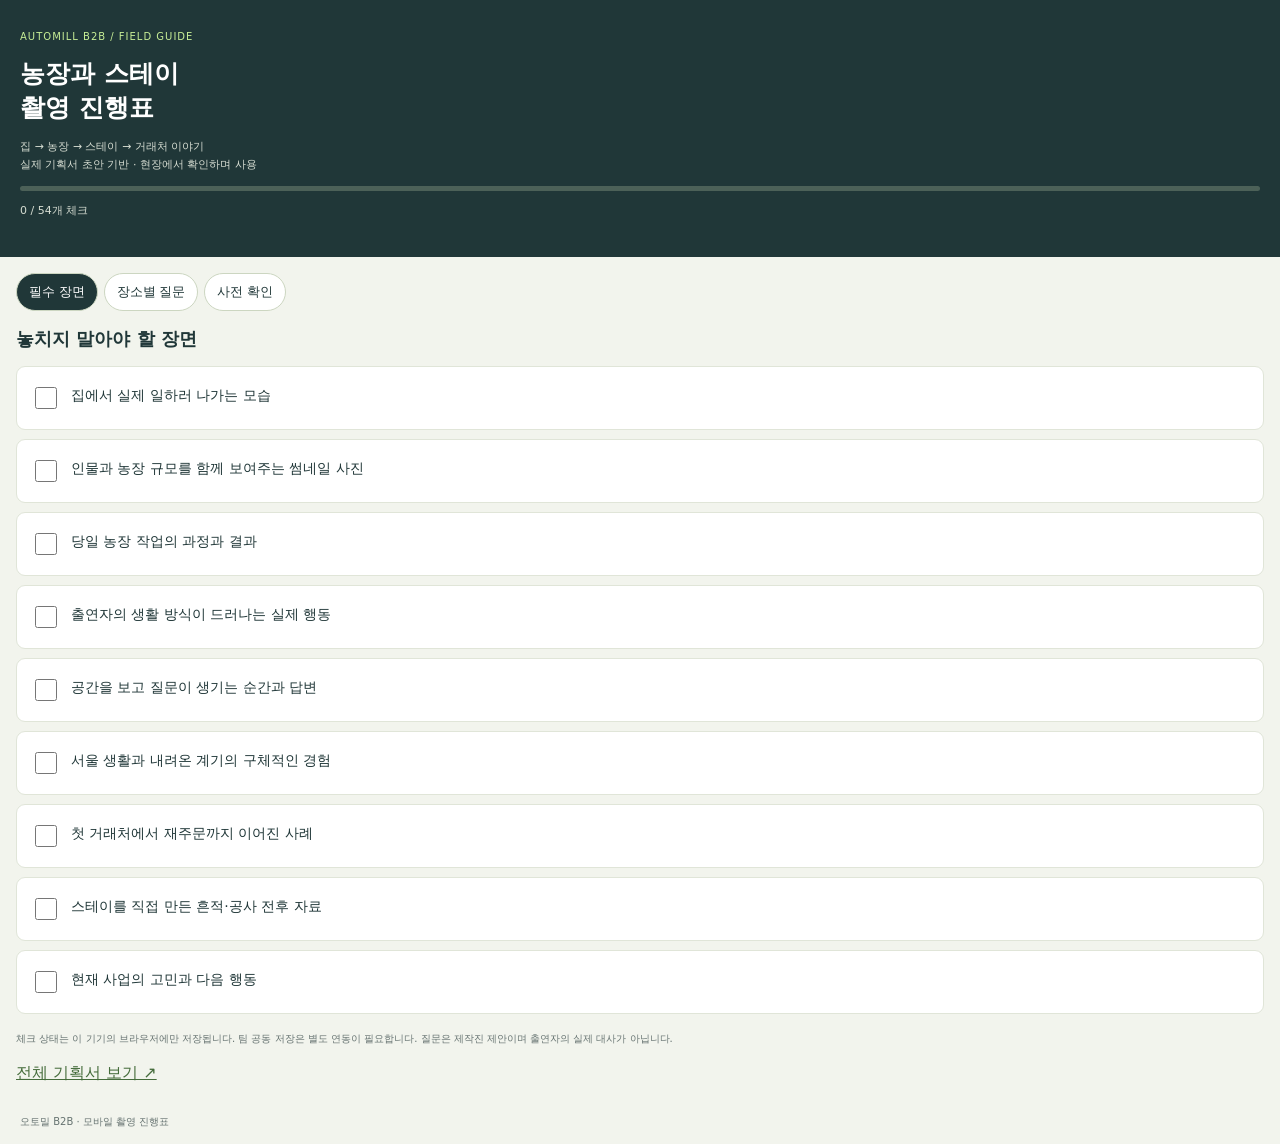
<file: corporate/field/index.html>
<!doctype html><html lang="ko"><head><meta charset="utf-8"><meta name="viewport" content="width=device-width,initial-scale=1"><title>오토밀 B2B | 모바일 촬영 진행표</title><style>*{box-sizing:border-box}body{margin:0;background:#f2f4ed;color:#203738;font-family:system-ui,sans-serif;word-break:keep-all}header{background:#203738;color:white;padding:25px 20px;position:sticky;top:0;z-index:2}header small{color:#c7ee96;font-size:10px;letter-spacing:1px}h1{font-size:25px;line-height:1.35;margin:13px 0}header p{font-size:11px;color:#d6ddd2;line-height:1.7}.bar{background:#4c6158;height:5px;border-radius:5px}.bar i{display:block;height:5px;background:#c7ee96;width:0;transition:width .2s}main{padding:16px}nav{display:flex;gap:6px;overflow:auto;margin-bottom:16px}nav button{white-space:nowrap;background:white;border:1px solid #ccd6c1;border-radius:20px;padding:9px 12px;color:#203738}nav button.active{background:#203738;color:white}.panel{display:none}.panel.active{display:block}h2{font-size:18px}label{display:flex;gap:11px;background:white;padding:17px 14px;margin:9px 0;border-radius:9px;font-size:14px;line-height:1.7;border:1px solid #e0e5d8}input{width:22px;height:22px;flex-shrink:0;accent-color:#456c3b}label:has(input:checked){background:#e5efd8;color:#597449}small.note{display:block;font-size:10px;line-height:1.7;color:#667371;margin:16px 0}a{color:#456c3b}button{cursor:pointer}footer{font-size:10px;padding:15px 20px;color:#667371}strong{font-weight:600}</style></head><body><header><small>AUTOMILL B2B / FIELD GUIDE</small><h1>농장과 스테이<br>촬영 진행표</h1><p>집 → 농장 → 스테이 → 거래처 이야기<br>실제 기획서 초안 기반 · 현장에서 확인하며 사용</p><div class="bar"><i id="progress"></i></div><p id="count">0개 체크</p></header><main><nav><button class="active" data-tab="shots">필수 장면</button><button data-tab="questions">장소별 질문</button><button data-tab="facts">사전 확인</button></nav><section class="panel active" id="shots"><h2>놓치지 말아야 할 장면</h2><div id="shot-items"></div></section><section class="panel" id="questions"><h2>장소별 전체 질문 · 꼬리 질문</h2><div id="question-items"></div></section><section class="panel" id="facts"><h2>촬영 전 확인</h2><div id="fact-items"></div></section><small class="note">체크 상태는 이 기기의 브라우저에만 저장됩니다. 팀 공동 저장은 별도 연동이 필요합니다. 질문은 제작진 제안이며 출연자의 실제 대사가 아닙니다.</small><a href="https://stump-melon-010.notion.site/3f2adade1e7381679335f3c52739cb4f?source=copy_link" target="_blank" rel="noopener">전체 기획서 보기 ↗</a></main><footer>오토밀 B2B · 모바일 촬영 진행표</footer><script>const groups={shots:['집에서 실제 일하러 나가는 모습','인물과 농장 규모를 함께 보여주는 썸네일 사진','당일 농장 작업의 과정과 결과','출연자의 생활 방식이 드러나는 실제 행동','공간을 보고 질문이 생기는 순간과 답변','서울 생활과 내려온 계기의 구체적인 경험','첫 거래처에서 재주문까지 이어진 사례','스테이를 직접 만든 흔적·공사 전후 자료','현재 사업의 고민과 다음 행동'],questions:["집 — 서울을 떠난 이유 / 오늘은 어디부터 가세요?", "집 — 서울을 떠난 이유 / 서울에 계실 때도 이 시간에 하루를 시작하셨어요?", "집 — 서울을 떠난 이유 / 여기로 내려오기로 마음먹은 계기가 뭐였어요?", "집 — 서울을 떠난 이유 / 그때 몇 살이었어요?", "집 — 서울을 떠난 이유 / 처음부터 농사를 계속할 생각이었어요?", "집 — 서울을 떠난 이유 / 가족이 하던 일과 본인이 새로 시작한 일은 어떻게 달라요?", "농장 — 농부의 실제 하루 / 저쪽도 직접 관리하세요?", "농장 — 농부의 실제 하루 / 지금 뭘 보고 계신 거예요?", "농장 — 농부의 실제 하루 / 처음에는 어디까지 하셨어요?", "농장 — 농부의 실제 하루 / 이건 왜 빼시는 거예요?", "농장 — 농부의 실제 하루 / 좋은 모종은 뭘 보고 구분해요?", "농장 — 농부의 실제 하루 / 본인 농장에 쓸 모종을 키우다가 판매까지 하게 된 계기가 뭐예요?", "농장 — 농부의 실제 하루 / 가장 손이 많이 가는 일은요?", "농장 — 농부의 실제 하루 / 지난 한 시즌 기준 재배와 모종 매출이 각각 어느 정도였어요?", "농장 — 농부의 실제 하루 / 비용과 인건비를 빼면요?", "스테이 둘러보기 — 왜 숙소까지 만들었나 / 여기도 직접 만드신 거예요?", "스테이 둘러보기 — 왜 숙소까지 만들었나 / 처음엔 여기가 어떤 모습이었어요?", "스테이 둘러보기 — 왜 숙소까지 만들었나 / 농장 하시다가 이 공간까지 만들고 싶었던 이유가 뭐예요?", "스테이 둘러보기 — 왜 숙소까지 만들었나 / 가장 오래 걸린 부분은요?", "스테이 둘러보기 — 왜 숙소까지 만들었나 / 그때 공사하던 사진이나 영상이 있어요?", "스테이 둘러보기 — 왜 숙소까지 만들었나 / 지금 청소·예약·관리는 누가 맡아요?", "거래처와 유통 — 처음 어떻게 팔았나 / 이건 어디로 나가요? / 과거 자료라면: 이때는 어디에 납품하셨어요?", "거래처와 유통 — 처음 어떻게 팔았나 / 처음 딸기를 들고 찾아간 가게가 기억나요? 들어가서 뭐라고 하셨어요?", "거래처와 유통 — 처음 어떻게 팔았나 / 처음 주문이 들어왔을 때 가격과 납품량은 어떻게 정했어요?", "거래처와 유통 — 처음 어떻게 팔았나 / 한 번 사간 곳이 계속 주문하게 된 이유는 뭐였어요?", "거래처와 유통 — 처음 어떻게 팔았나 / 샘플을 얼마나 들고 갔어요?", "거래처와 유통 — 처음 어떻게 팔았나 / 거절한 곳도 있었어요?", "거래처와 유통 — 처음 어떻게 팔았나 / 포장과 배송은 누가 했어요?", "거래처와 유통 — 처음 어떻게 팔았나 / 남거나 반품된 딸기는요?", "거래처와 유통 — 처음 어떻게 팔았나 / 직접 다 팔던 방식에서 지금은 무엇을 바꿨어요?", "스테이 대화 — 다음 사업의 선택 / 서울에 계실 때 이런 하루를 살게 될 거라고 생각하셨어요?", "스테이 대화 — 다음 사업의 선택 / 지금 하는 일 중 앞으로 가장 키우고 싶은 건 뭐예요?", "스테이 대화 — 다음 사업의 선택 / 그걸 키우는 데 지금 제일 부족한 건 뭐예요?", "스테이 대화 — 다음 사업의 선택 / 서울에서 내려왔던 때로 돌아간다면, 어떤 선택을 다르게 하겠어요?", "스테이 대화 — 다음 사업의 선택 / 농장을 더 넓히는 것과 유통을 키우는 것 중 왜 그쪽이에요?", "스테이 대화 — 다음 사업의 선택 / 직접 하던 일 중 누구에게 맡기고 싶어요?", "스테이 대화 — 다음 사업의 선택 / 착즙주스는 지금 어느 단계까지 왔어요?", "스테이 대화 — 다음 사업의 선택 / 귀농 전에 꼭 해보고 왔으면 하는 일이 있어요?", "스테이 대화 — 다음 사업의 선택 / 지금 가장 먼저 해결할 일 하나는 뭐예요?"],facts:['출연자 이름·촬영일 확인','귀농 당시 나이 확인','현재 운영 면적과 소유·임대 구분','당일 농장 작업 확인','거래처 방문·내부 촬영 가능 여부','공개 가능한 숫자와 과거 자료 확인']};const questionSections=[{"title": "집 — 서울을 떠난 이유", "start": 0, "note": "출근 준비·챙기는 도구·실제 이동을 따라간다. 서울 당시 직업과 나이를 확인한다."}, {"title": "농장 — 농부의 실제 하루", "start": 6, "note": "실제 경계·관리 인원을 확인한다. 당일 작업의 과정과 결과를 촬영한다. 매출과 순이익은 같은 기간의 근거를 확인한다."}, {"title": "스테이 둘러보기 — 왜 숙소까지 만들었나", "start": 15, "note": "직접 만든 부분·공사 전후 자료·당일 관리 작업을 확보한다."}, {"title": "거래처와 유통 — 처음 어떻게 팔았나", "start": 21, "note": "주문→포장→배송→재주문을 보여준다. 현재 납품이 없으면 과거 자료로 진행하고, 상호·내부 촬영 허용 여부를 확인한다."}, {"title": "스테이 대화 — 다음 사업의 선택", "start": 30, "note": "현재 성과와 앞으로의 구상을 구분한다. 실제 준비 자료를 보여주고 일상을 이어가는 모습으로 마무리한다."}];let saved={};try{saved=JSON.parse(localStorage.getItem('automill-field-farm-v2')||'{}')}catch{};for(const[g,items]of Object.entries(groups)){const dest=document.getElementById(g==='shots'?'shot-items':g==='questions'?'question-items':'fact-items');items.forEach((text,i)=>{if(g==='questions'){const part=questionSections.find(x=>x.start===i);if(part){const h=document.createElement('h2');h.textContent=part.title;const n=document.createElement('small');n.className='note';n.textContent=part.note;dest.append(h,n)}}const label=document.createElement('label');const input=document.createElement('input');input.type='checkbox';input.checked=!!saved[g+i];input.onchange=()=>{saved[g+i]=input.checked;try{localStorage.setItem('automill-field-farm-v2',JSON.stringify(saved))}catch{}update()};label.append(input,document.createTextNode(text));dest.append(label)})}function update(){const all=[...document.querySelectorAll('input')],n=all.filter(x=>x.checked).length;document.querySelector('#count').textContent=n+' / '+all.length+'개 체크';document.querySelector('#progress').style.width=n/all.length*100+'%'}document.querySelectorAll('[data-tab]').forEach(b=>b.onclick=()=>{document.querySelectorAll('[data-tab],.panel').forEach(e=>e.classList.remove('active'));b.classList.add('active');document.getElementById(b.dataset.tab).classList.add('active')});update()</script></body></html>
</file>
<file: style.css>
:root{--ink:#141716;--paper:#f5f6f2;--lime:#dfff72;--muted:#a9aeaa;--line:#d7dcd4;--max:1320px;font-family:-apple-system,BlinkMacSystemFont,"Apple SD Gothic Neo","Noto Sans KR","Malgun Gothic",sans-serif;color:var(--ink);background:var(--ink);font-synthesis:none;font-size:16px;scroll-behavior:smooth}
*{box-sizing:border-box}body{margin:0;word-break:keep-all}a{color:inherit;text-decoration:none}button,input,textarea{font:inherit}button,a,input,summary{-webkit-tap-highlight-color:transparent}button{cursor:pointer}button:focus-visible,a:focus-visible,input:focus-visible,summary:focus-visible{outline:3px solid #769e26;outline-offset:5px}h1,h2,h3,p,figure{margin:0}section[id]{scroll-margin-top:30px}.header{max-width:var(--max);margin:auto;padding:30px 48px;display:flex;align-items:center;justify-content:space-between;color:#f5f6f2}.brand{font-size:22px;font-weight:850;letter-spacing:-1.1px;display:flex;align-items:center;gap:20px}.brand span{font-size:13px;font-weight:500;letter-spacing:0;color:var(--muted);padding-left:20px;border-left:1px solid #454b45}.header nav{display:flex;align-items:center;gap:32px;font-size:14px}.header nav>a:not(.nav-cta){color:#c6ccc5}.nav-cta{border:1px solid #586152;border-radius:4px;padding:12px 18px;transition:background .2s}.nav-cta:hover{background:#2b3328}.hero{max-width:var(--max);margin:auto;color:var(--paper);padding:55px 48px 0;display:grid;grid-template-columns:1fr 1.12fr;column-gap:35px}.eyebrow,.section-label{font-size:12px;font-weight:650;letter-spacing:1.8px;line-height:1.5}.eyebrow{color:var(--lime);margin:0 0 27px}h1{font-size:clamp(46px,5.8vw,76px);font-weight:750;letter-spacing:-4.5px;line-height:1.17}h1 span{color:var(--lime)}.hero-description{font-size:18px;color:#bcc2bb;line-height:1.8;margin-top:29px}.button{min-height:52px;display:inline-flex;align-items:center;justify-content:center;padding:16px 25px;border:0;border-radius:4px;font-weight:700;font-size:15px;transition:background .18s,transform .18s}.button:hover{transform:translateY(-2px)}.button-lime{background:var(--lime);color:var(--ink);margin-top:33px}.button-lime:hover{background:#ecffa5}.hero-note{display:flex;gap:17px;font-size:13px;color:#979f97;margin-top:21px}.hero-note span+span{padding-left:17px;border-left:1px solid #495046}.hero-image{position:relative;height:510px;min-width:0;overflow:hidden;background:#282e25;margin-top:3px;border-radius:3px}.hero-image img{width:100%;height:100%;object-fit:cover;object-position:58% 50%;display:block}.hero-image::after{content:"";position:absolute;inset:60% 0 0;background:linear-gradient(transparent,rgba(13,18,13,.78))}.hero-image figcaption{position:absolute;bottom:22px;left:23px;right:23px;z-index:1;font-size:13px;letter-spacing:1.2px;font-weight:650;display:flex;justify-content:space-between;align-items:end;gap:12px}.hero-image figcaption span{font-size:11px;letter-spacing:0;font-weight:400;color:#c4c7bd}.hero-bottom{grid-column:1/-1;display:flex;justify-content:space-between;align-items:center;margin-top:52px;padding:29px 0 34px;border-top:1px solid #41483e}.hero-bottom>p{font-size:16px;line-height:1.7;color:#a4ada1}.hero-bottom strong{font-weight:500;color:#f1f3ed}.hero-bottom>div{text-align:right}.small-label{font-size:12px;color:#aeb8a7}.hero-price{font-size:32px;letter-spacing:-1px;color:var(--lime);font-weight:700;margin:7px 0}.hero-price>span{font-size:20px;color:#f3f5ee;margin-right:10px;font-weight:500}.fine-print{font-size:12px;color:#adb5a8}.light-section{background:var(--paper);padding:90px max(48px,calc((100vw - 1224px)/2))}.section-label{color:#66735f;margin-bottom:23px}.intro{display:grid;grid-template-columns:1fr 2.05fr;gap:45px;padding-top:88px;padding-bottom:90px}.intro-body h2,h2{font-size:40px;letter-spacing:-1.8px;line-height:1.35;font-weight:730}.intro-body>p{max-width:640px;margin-top:26px;line-height:1.85;font-size:17px;color:#667061}.topics{margin-top:27px;display:flex;flex-wrap:wrap;gap:9px}.topics span{border:1px solid #cbd2c4;padding:8px 12px;border-radius:3px;font-size:14px;color:#43543c}.intro-body .caption{font-size:12px;margin-top:12px;color:#6b7366}.formats{padding-top:15px;padding-bottom:94px}.section-heading{display:flex;justify-content:space-between;align-items:end;gap:35px;margin-bottom:38px}.section-heading>p{font-size:16px;line-height:1.85;color:#667061;padding-bottom:6px}.format-grid{display:grid;grid-template-columns:1fr 1fr;border-top:1px solid #b8c1af;border-bottom:1px solid #b8c1af}.format-item{padding:30px 40px 31px 0}.format-item+.format-item{padding-left:40px;border-left:1px solid #c9d1c1}.format-top{display:flex;justify-content:space-between;align-items:center;margin-bottom:30px}.format-number{font-size:15px;color:#6e7b65;font-weight:650}.format-tag{font-size:12px;background:#e4e9df;color:#4d5f42;padding:6px 12px;border-radius:20px}.format-featured .format-tag{background:#dcebba;color:#324817}.format-item h3{font-size:29px;letter-spacing:-1.1px;margin-bottom:17px}.format-item>p{font-size:16px;line-height:1.8;color:#67705f;max-width:430px}.format-item dl{margin:26px 0 28px}.format-item dl>div{display:grid;grid-template-columns:80px 1fr;gap:12px;margin-top:13px;font-size:14px;line-height:1.6}.format-item dt{color:#76816d}.format-item dd{margin:0}.format-item dd strong{font-weight:650}.format-item .format-foot{font-size:13px;color:#72816a}.text-link{font-size:14px;font-weight:650;text-decoration:underline;text-underline-offset:5px}.dark-section{background:#1c241c;color:var(--paper);padding:88px max(48px,calc((100vw - 1224px)/2))}.reward{display:grid;grid-template-columns:1fr 1fr;gap:65px;align-items:center}.reward .section-label{color:#a6b793}.reward h2{font-size:44px;line-height:1.4}.reward h2 span{color:var(--lime)}.reward-copy>p:not(.section-label){font-size:17px;line-height:1.9;color:#afbba7;margin-top:26px}.reward-rule{margin-top:35px;padding-left:18px;border-left:2px solid var(--lime);display:flex;flex-direction:column;gap:10px}.reward-rule strong{font-size:23px;letter-spacing:-.5px}.reward-rule span{font-size:13px;color:#aabb9f}.reward-copy .reward-note{font-size:13px!important;max-width:390px;line-height:1.8!important;margin-top:23px!important}.calculator{border-radius:7px;background:#f5f6f0;padding:32px;color:var(--ink);min-width:0}.calc-top{display:flex;align-items:center;justify-content:space-between;gap:10px;font-size:14px;font-weight:650;margin-bottom:35px}.calc-badge{background:#e7ebdf;color:#586847;padding:5px 9px;border-radius:3px;font-size:12px;font-weight:500}.views-line{display:flex;align-items:baseline;justify-content:space-between;gap:12px}.views-line label{font-size:14px;color:#617055}.views-line output{font-size:26px;font-weight:680;letter-spacing:-1px;font-variant-numeric:tabular-nums}.views-line>div>span{font-size:14px;margin-left:5px;color:#637159}input[type=range]{--fill:20%;appearance:none;width:100%;height:5px;background:linear-gradient(to right,#52633e 0%,#52633e var(--fill),#d9dfd2 var(--fill),#d9dfd2 100%);margin:28px 0 16px;border-radius:5px;display:block;cursor:pointer}input[type=range]::-webkit-slider-thumb{appearance:none;width:21px;height:21px;border:4px solid #415333;background:var(--lime);border-radius:50%;box-shadow:0 0 0 4px #f5f6f0}input[type=range]::-moz-range-thumb{width:15px;height:15px;border:4px solid #415333;background:var(--lime);border-radius:50%}.range-labels{display:flex;justify-content:space-between;color:#727e67;font-size:12px}.preset-buttons{display:flex;gap:8px;margin-top:21px}.preset-buttons button{flex:1;padding:9px 2px;border:1px solid #cbd3c1;background:transparent;border-radius:4px;font-size:13px;color:#5b6b4e}.preset-buttons button.is-active{background:#22311b;color:#eff6e8;border-color:#22311b}.bonus-total{border-top:1px solid #d0d7c6;margin-top:28px;padding-top:26px}.bonus-total>span{font-size:14px;color:#617055}.bonus-total p{margin-top:10px;display:flex;align-items:baseline;gap:9px}.bonus-total output{font-size:58px;font-weight:730;letter-spacing:-2.8px;font-variant-numeric:tabular-nums;line-height:1.13}.bonus-total p>span{font-size:20px}.bonus-explainer{font-size:13px;color:#68785b;margin-top:12px}.calc-fine{font-size:12px;color:#758167;line-height:1.8;border-top:1px solid #dce1d5;margin-top:22px;padding-top:18px}.workflow{padding-bottom:70px}.workflow h2{font-size:36px}.workflow-rows{border-top:1px solid #acb8a1}.workflow-rows article{display:grid;grid-template-columns:40px 240px 1fr 190px;align-items:start;gap:24px;border-bottom:1px solid #d0d8c6;padding:29px 0}.step-index{font-size:13px;color:#728166;padding-top:4px}.workflow-rows h3{font-size:19px;letter-spacing:-.6px}.workflow-rows p{font-size:15px;line-height:1.85;color:#6b765f;max-width:440px}.role{font-size:12px;text-align:right;color:#596c4b;padding-top:4px}.next-project{display:grid;grid-template-columns:1fr 2fr;column-gap:45px;border-bottom:1px solid #d0d8c6;padding:47px 0 35px}.next-project .section-label{grid-row:1/3;margin-top:5px}.next-project>p:not(.section-label){font-size:26px;line-height:1.55;letter-spacing:-.8px}.next-project strong{font-weight:680}.next-project>span{grid-column:2;font-size:15px;line-height:1.8;margin-top:17px;color:#6b765f}.faq{display:grid;grid-template-columns:1fr 1.75fr;gap:70px;padding-top:10px;padding-bottom:95px}.faq h2{font-size:35px}.faq-list{border-top:1px solid #acb8a1}.faq details{border-bottom:1px solid #d0d8c6}.faq summary{display:flex;justify-content:space-between;gap:20px;align-items:center;font-size:17px;font-weight:550;line-height:1.5;padding:23px 0;cursor:pointer;list-style:none}.faq summary::-webkit-details-marker{display:none}.faq summary span{font-size:22px;font-weight:300;line-height:1;transition:transform .2s}.faq details[open] summary span{transform:rotate(45deg)}.faq details p{font-size:15px;line-height:1.85;color:#69785c;padding:0 32px 25px 0;max-width:650px}.reply{background:var(--lime);padding:68px max(48px,calc((100vw - 1224px)/2));display:flex;justify-content:space-between;align-items:end;gap:40px}.reply .section-label{color:#586d2d;margin-bottom:20px}.reply h2{font-size:50px;letter-spacing:-2.3px;line-height:1.3}.reply-action p{font-size:16px;line-height:1.85;color:#496021}.button-dark{background:#1e2a14;color:#f5f6f0;margin-top:23px}.button-dark:hover{background:#344826}.reply-action .copy-status{font-size:12px;color:#506932;margin-top:14px;min-height:23px}footer{max-width:var(--max);margin:auto;padding:34px 48px;color:#9fa99a;display:flex;justify-content:space-between;gap:25px;align-items:center}footer .brand{font-size:19px;color:#dce2d7}footer p{font-size:12px;line-height:1.7}footer>span{font-size:11px;letter-spacing:.6px;white-space:nowrap}dialog{padding:30px;border:0;border-radius:7px;background:var(--paper);color:var(--ink);width:min(560px,calc(100% - 32px))}dialog::backdrop{background:#0d180ec7}dialog h2{font-size:26px}dialog p{font-size:15px;line-height:1.8;margin-top:14px}dialog textarea{width:100%;resize:vertical;margin-top:18px;border:1px solid #bac7ad;border-radius:4px;padding:15px;background:#fff;line-height:1.8;font-size:15px}dialog button{margin-top:14px}.skip-link{position:fixed;left:16px;top:-100px;z-index:100;background:#fff;padding:15px}.skip-link:focus{top:16px}
@media(min-width:1550px){.hero-image{height:530px}.hero{padding-top:70px}.hero-copy{padding-top:10px}}
@media(max-width:1100px){.header{padding:25px 32px}.hero{padding:45px 32px 0;gap:23px}h1{font-size:60px;letter-spacing:-3.5px}.hero-image{height:490px}.hero-note{gap:10px;font-size:12px}.hero-note span+span{padding-left:10px}.light-section,.dark-section{padding-left:32px;padding-right:32px}.reward{gap:35px}.reward h2{font-size:36px}.calculator{padding:26px}.workflow-rows article{grid-template-columns:30px 200px 1fr;gap:17px}.role{grid-column:3;text-align:left;margin-top:-6px}.reply{padding-left:32px;padding-right:32px}.reply h2{font-size:43px}.faq{gap:45px}footer{padding-left:32px;padding-right:32px;flex-wrap:wrap}footer>span{display:none}}
@media(max-width:760px){.header{padding:23px 24px}.brand{font-size:21px}.brand span{display:none}.header nav>a:not(.nav-cta){display:none}.header nav{gap:0}.nav-cta{font-size:12px;padding:10px 13px}.hero{padding:35px 24px 0;display:flex;flex-direction:column;gap:0}.eyebrow{font-size:11px;margin-bottom:20px}h1{font-size:54px;letter-spacing:-3.4px;line-height:1.15}.hero-description{font-size:16px;line-height:1.8;margin-top:24px}.button{font-size:14px;padding:15px 22px;min-height:49px}.button-lime{margin-top:26px}.hero-note{font-size:12px;margin-top:19px;gap:13px}.hero-note span+span{padding-left:13px}.hero-image{height:300px;margin-top:37px;width:100%}.hero-image img{object-position:60% 60%}.hero-image figcaption{left:17px;bottom:18px;right:17px;font-size:11px}.hero-image figcaption span{font-size:10px}.hero-bottom{margin-top:27px;padding:23px 0 27px;align-items:end}.hero-bottom>p{font-size:12px}.hero-price{font-size:24px}.hero-price>span{font-size:14px;display:block;margin-bottom:5px;margin-right:0}.small-label{font-size:11px}.fine-print{font-size:10px;display:block;max-width:180px;line-height:1.7}.light-section,.dark-section{padding:58px 24px}.section-label{font-size:11px;letter-spacing:1.4px;margin-bottom:20px}.intro{display:block}.intro-body h2,h2{font-size:30px;letter-spacing:-1.3px}.intro-body>p{font-size:16px;line-height:1.85;margin-top:23px}.topics{gap:8px;margin-top:22px}.topics span{font-size:12px;padding:7px 9px}.intro-body .caption{font-size:11px}.formats{padding-top:4px}.section-heading{display:block;margin-bottom:26px}.section-heading>p{font-size:14px;line-height:1.8;margin-top:20px;padding:0}.format-grid{grid-template-columns:1fr}.format-item{padding:25px 0 28px}.format-item+.format-item{padding:25px 0 28px;border-left:0;border-top:1px solid #c9d1c1}.format-top{margin-bottom:22px}.format-item h3{font-size:26px}.format-item>p{font-size:15px}.format-item dl{margin:22px 0}.format-item dl>div{font-size:13px;grid-template-columns:70px 1fr}.format-item .format-foot{font-size:12px}.reward{display:block}.reward h2{font-size:32px}.reward-copy>p:not(.section-label){font-size:15px}.reward-rule{margin-top:25px}.reward-rule strong{font-size:21px}.reward-rule span{font-size:12px}.reward-copy .reward-note{font-size:12px!important}.calculator{margin-top:35px;padding:24px}.calc-top{font-size:13px;margin-bottom:29px}.calc-badge{font-size:11px}.views-line label{font-size:13px}.views-line output{font-size:25px}.preset-buttons{gap:6px}.preset-buttons button{font-size:12px}.bonus-total output{font-size:49px}.bonus-total>span{font-size:13px}.calc-fine{font-size:11px}.workflow{padding-bottom:48px}.workflow h2{font-size:29px}.workflow-rows article{grid-template-columns:24px 1fr;gap:12px 13px;padding:24px 0}.workflow-rows h3{font-size:18px}.workflow-rows p{grid-column:2;font-size:14px;line-height:1.85}.role{grid-column:2;margin-top:0;font-size:11px;padding:0}.next-project{display:block;padding:32px 0}.next-project>p:not(.section-label){font-size:22px}.next-project .section-label{margin-bottom:18px}.next-project>span{font-size:14px;display:block;margin-top:17px}.faq{display:block;padding-top:0}.faq h2{font-size:29px}.faq-list{margin-top:28px}.faq summary{font-size:15px;padding:21px 0}.faq details p{font-size:14px;padding-right:14px}.reply{padding:48px 24px;display:block}.reply h2{font-size:38px;letter-spacing:-1.8px}.reply-action{margin-top:28px}.reply-action p{font-size:14px}.reply-action .copy-status{font-size:11px}.button-dark{margin-top:21px}footer{padding:28px 24px;display:block}.footer-brand{font-size:18px!important}footer p{font-size:11px;margin-top:14px}.desktop-break{display:none}}
@media(max-width:360px){h1{font-size:47px}.hero-price{font-size:21px}.hero-note{font-size:11px;gap:9px}.hero-image{height:250px}.calculator{padding:20px}.calc-top{font-size:12px}.bonus-total output{font-size:42px}.reply h2{font-size:33px}}
@media(prefers-reduced-motion:reduce){:root{scroll-behavior:auto}*,*::before,*::after{transition:none!important}}
@media print{body{background:white}.header,nav,.hero-note,.button,.faq,.reply,footer,.preset-buttons,input[type=range],.range-labels{display:none!important}.hero{padding:0;display:grid;grid-template-columns:1fr 1fr;gap:25px;background:#141716;-webkit-print-color-adjust:exact;print-color-adjust:exact;padding:30px}.hero-copy h1{font-size:40px;letter-spacing:-2px}.hero-description{font-size:14px}.hero-image{height:300px}.hero-bottom{margin-top:15px}.hero-bottom>p{font-size:13px}.light-section,.dark-section{padding:30px}.intro{display:block}.intro h2,h2,.reward h2{font-size:26px}.intro-body>p,.section-heading>p,.format-item>p{font-size:13px}.intro .topics{display:none}.intro .caption{display:none}.formats{break-before:page}.format-grid{display:grid;grid-template-columns:1fr 1fr}.format-item{padding-right:20px}.format-item+.format-item{padding-left:20px}.reward{display:grid;grid-template-columns:1fr 1fr;gap:25px;-webkit-print-color-adjust:exact;print-color-adjust:exact}.reward-copy>p:not(.section-label){font-size:13px}.calculator{padding:20px}.bonus-total output{font-size:38px}.workflow{break-before:page}.workflow-rows article{grid-template-columns:24px 180px 1fr;gap:12px}.workflow-rows p{font-size:13px}.next-project{display:block}.next-project .section-label{margin-bottom:15px}@page{size:A4;margin:10mm}}

.hero-price.service-focus{font-size:28px}.header .brand{letter-spacing:-.8px}@media(max-width:760px){.hero-price.service-focus{font-size:20px}.hero-bottom{gap:18px}.hero-bottom>p{flex:1}.hero-bottom>div{flex:1}.hero-note{flex-wrap:wrap}}

.brand-logo{display:block;width:192px;height:auto;background:transparent;border-radius:0;flex-shrink:0}.header{padding-top:20px;padding-bottom:20px}.footer-brand .brand-logo{width:150px}@media(max-width:760px){.brand-logo{width:150px}.header{padding-top:18px;padding-bottom:18px}.nav-cta{font-size:12px;padding:10px 11px}.header .brand{gap:0}.hero-price.service-focus{font-size:19px}}

.eyebrow,.section-label{letter-spacing:.5px}.header .brand>span{max-width:210px;line-height:1.6}.hero-image figcaption{letter-spacing:0}.hero-image figcaption>span{max-width:145px;text-align:right}@media(max-width:1100px){.header .brand>span{display:none}}

.partners{padding-top:58px;padding-bottom:54px;border-bottom:1px solid var(--line)}.partners-heading{display:grid;grid-template-columns:1fr 1fr;align-items:end;column-gap:48px}.partners-heading .section-label{grid-column:1/-1;margin-bottom:15px}.partners h2{font-size:32px}.partners h2 strong{font-weight:800}.partners-heading>p:last-child{font-size:16px;color:#667061;line-height:1.85}.partner-names{list-style:none;margin:30px 0 0;padding:26px 0 0;border-top:1px solid var(--line);display:grid;grid-template-columns:repeat(4,1fr);gap:20px}.partner-names li{font-size:22px;font-weight:700;letter-spacing:-.7px}.partner-names li+li{border-left:1px solid var(--line);padding-left:24px}@media(max-width:760px){.partners{padding-top:42px;padding-bottom:38px}.partners-heading{display:block}.partners h2{font-size:28px}.partners-heading>p:last-child{font-size:15px;margin-top:18px}.partner-names{grid-template-columns:1fr 1fr;gap:22px 12px;margin-top:24px;padding-top:24px}.partner-names li{font-size:18px;letter-spacing:-.5px}.partner-names li+li{padding-left:0;border-left:0}}

.channel-care{padding-top:0;padding-bottom:85px}.care-grid{display:grid;grid-template-columns:repeat(3,1fr);border-top:1px solid #b8c1af;border-bottom:1px solid #b8c1af}.care-grid article{padding:28px 24px 28px 0}.care-grid article+article{padding-left:28px;border-left:1px solid var(--line)}.care-number{font-size:14px;color:#66735f}.care-grid h3{font-size:24px;margin:20px 0 16px;letter-spacing:-.8px}.care-grid p{font-size:16px;line-height:1.85;color:#667061}.care-grid p br{display:none}@media(max-width:760px){.channel-care{padding-top:0;padding-bottom:52px}.care-grid{grid-template-columns:1fr}.care-grid article,.care-grid article+article{padding:23px 0;border-left:0}.care-grid article+article{border-top:1px solid var(--line)}.care-grid h3{font-size:23px;margin:14px 0 12px}.care-grid p{font-size:15px}}

.partner-marquee{margin-top:30px}.partner-marquee-toolbar{display:flex;align-items:center;justify-content:space-between;gap:20px;padding-top:22px;border-top:1px solid var(--line);margin-bottom:20px}.partner-marquee-toolbar>p{font-size:14px;color:#667061}.marquee-toggle{border:1px solid #c6cebe;background:transparent;color:#4b5a43;border-radius:4px;padding:8px 12px;font-size:13px}.logo-window{overflow:hidden;width:100%;mask-image:linear-gradient(to right,transparent,#000 3%,#000 97%,transparent)}.logo-track{display:flex;width:max-content;animation:partner-scroll 36s linear infinite;will-change:transform}.logo-group{display:flex;align-items:stretch;gap:16px;list-style:none;padding:0 16px 0 0;margin:0;flex-shrink:0}.partner-logo-card{width:216px;height:112px;border:1px solid #e0e4da;border-radius:5px;background:#fff;display:flex;align-items:center;justify-content:center;padding:22px}.partner-logo-card img{max-width:100%;max-height:66px;width:auto;height:auto;object-fit:contain;display:block}.partner-logo-card.logo-on-dark{background:#1d2220;border-color:#1d2220}.logo-window:hover .logo-track,.partner-marquee.is-paused .logo-track{animation-play-state:paused}@keyframes partner-scroll{to{transform:translateX(-50%)}}@media(max-width:760px){.partner-logo-card{width:184px;height:96px;padding:18px}.partner-logo-card img{max-height:56px}.partner-marquee-toolbar{gap:12px}.partner-marquee-toolbar>p{font-size:13px}.marquee-toggle{font-size:12px;white-space:nowrap}.logo-track{animation-duration:40s}}@media(prefers-reduced-motion:reduce){.logo-track{animation:none;transform:none;width:100%}.logo-window{overflow:visible;mask-image:none}.logo-group{display:grid;width:100%;grid-template-columns:repeat(3,minmax(0,1fr));padding:0;gap:14px}.logo-group[aria-hidden=true]{display:none}.partner-logo-card{width:100%}.marquee-toggle{display:none}}@media(prefers-reduced-motion:reduce) and (max-width:760px){.logo-group{grid-template-columns:repeat(2,minmax(0,1fr))}}

.partner-logo-card{height:138px;position:relative;padding:16px 18px 37px}.partner-logo-card>span{position:absolute;bottom:12px;left:0;right:0;text-align:center;font-size:12px;line-height:1.4;color:#59634f}.partner-logo-card.logo-on-dark>span{color:#dbe0d6}.partner-logo-card.logo-profile img{max-height:72px;max-width:84px}.partner-logo-card[data-partner=titan] img,.partner-logo-card[data-partner=ivy] img{max-height:82px;width:180px;height:82px;object-fit:contain}@media(max-width:760px){.partner-logo-card{height:132px;padding:14px 14px 35px}.partner-logo-card[data-partner=titan] img,.partner-logo-card[data-partner=ivy] img{width:154px;height:76px}.partner-logo-card>span{font-size:12px}}

.partner-logo-art{width:100%;height:76px;overflow:hidden;display:flex;align-items:center;justify-content:center;position:relative}.partner-logo-card[data-partner=ivy] img{width:350px;height:auto;max-width:none;max-height:none;flex:none}.partner-logo-card[data-partner=cojooboo] img{width:170px;height:auto;max-width:none;max-height:none;flex:none}.partner-logo-card[data-partner=titan]{background:#1b1b1b}.partner-logo-card[data-partner=ivy]{background:#000}.partner-logo-card[data-partner=cojooboo]{background:#ed1033;border-color:#ed1033}.partner-logo-card[data-partner=cojooboo]>span{color:#fff}
.real-examples{padding-top:0;padding-bottom:85px}.example-grid{display:grid;grid-template-columns:1fr 1fr;gap:32px;align-items:center}.case-shot{position:relative;overflow:hidden;background:#fff;border:1px solid #d4dbcc;border-radius:4px}.case-shot img{position:absolute;max-width:none;height:auto;display:block}.shot-context{aspect-ratio:996/590}.shot-context img{width:144.5783%;left:-1.6064%;top:-27.1186%}.shot-context .focus-box{left:4.5%;top:55.3%;width:40%;height:15%}.shot-detail{aspect-ratio:480/192}.shot-detail img{width:300%;left:-12.0833%;top:-251.0417%}.shot-detail .focus-box{left:.8%;top:28.1%;width:79%;height:17.7%}.focus-box{position:absolute;border:3px solid #ef333d;border-radius:3px;pointer-events:none}.example-grid figcaption{display:flex;flex-direction:column;gap:9px;margin-top:20px}.example-grid figcaption strong{font-size:20px}.example-grid figcaption span{font-size:15px;color:#667061;line-height:1.8}.zoom-label{font-size:14px;font-weight:700;color:#bf2733;margin-bottom:12px}.example-detail .text-link{display:inline-block;margin-top:20px}.example-source{font-size:12px;color:#7a8471;line-height:1.8;margin-top:24px}.owned-channel{display:grid;grid-template-columns:1fr 1fr;gap:40px;align-items:center;border-top:1px solid var(--line);border-bottom:1px solid var(--line);padding:32px 0;margin-top:42px}.owned-channel .section-label{margin-bottom:14px}.owned-channel h3{font-size:26px;letter-spacing:-.8px}.owned-channel p:not(.section-label){font-size:16px;line-height:1.8;color:#667061;margin-top:17px}.owned-video .text-link{display:inline-block;margin-top:18px}.owned-video strong{color:#34412b;font-weight:600}
@media(max-width:760px){.real-examples{padding-top:0;padding-bottom:52px}.example-grid{grid-template-columns:1fr;gap:30px}.example-grid figcaption strong{font-size:18px}.example-grid figcaption span{font-size:14px}.focus-box{border-width:2px}.owned-channel{grid-template-columns:1fr;gap:18px;margin-top:30px;padding:28px 0}.owned-channel h3{font-size:24px}.owned-channel p:not(.section-label){font-size:15px}.example-source{font-size:12px}.partner-logo-card[data-partner=ivy] img{width:315px}.partner-logo-card[data-partner=cojooboo] img{width:152px}}

.hero-image.hero-real{height:auto;align-self:center;background:#242b22;border:1px solid #3b4434}.hero-real::after{display:none}.hero-photo-frame{position:relative;display:block;aspect-ratio:822/463;overflow:hidden}.hero-photo-frame img{position:absolute;width:155.71776%;height:auto;max-width:none;left:-1.94647%;top:-14.68683%;object-fit:initial}.hero-real figcaption{position:static;display:flex;padding:18px 20px;font-size:12px;line-height:1.7;align-items:center}.hero-real figcaption>span{white-space:nowrap;color:#dfff72}@media(max-width:760px){.hero-image.hero-real{margin-top:35px}.hero-real figcaption{padding:13px 14px;display:block;font-size:11px}.hero-real figcaption>span{display:block;margin-top:4px;text-align:left;max-width:none}}

.channel-showcase{padding-top:68px;padding-bottom:65px;border-bottom:1px solid var(--line)}.channel-showcase .section-heading{align-items:end}.channel-grid{display:grid;grid-template-columns:repeat(3,minmax(0,1fr));gap:24px}.channel-card{min-width:0;border:1px solid #d6dccf;border-radius:6px;overflow:hidden;background:#fff}.channel-card>a{display:block;height:100%}.channel-thumb{aspect-ratio:16/9;overflow:hidden;background:#121612}.channel-thumb img{width:100%;height:100%;object-fit:cover;display:block;transition:transform .25s}.channel-card:hover .channel-thumb img{transform:scale(1.035)}.channel-card-body{padding:21px 20px 22px}.channel-card-top{display:flex;flex-wrap:wrap;align-items:center;gap:10px;justify-content:space-between}.channel-card-top h3{font-size:22px;letter-spacing:-.7px;line-height:1.4}.channel-kind{font-size:12px;color:#42582a;background:#e8efdb;border-radius:3px;padding:5px 8px;white-space:nowrap}.channel-card-body>p{font-size:16px;line-height:1.65;color:#667061;margin-top:15px;min-height:79px;display:-webkit-box;-webkit-line-clamp:3;-webkit-box-orient:vertical;overflow:hidden}.channel-video-label{display:inline-block;font-size:14px;font-weight:650;text-decoration:underline;text-underline-offset:4px;margin-top:19px}.channel-card a:focus-visible{outline-offset:-4px}.channel-card a:focus-visible .channel-thumb img{transform:scale(1.025)}@media(max-width:1100px){.channel-grid{gap:18px}.channel-card-body{padding:18px}.channel-card-top h3{font-size:20px}}@media(max-width:760px){.channel-showcase{padding-top:48px;padding-bottom:48px}.channel-grid{grid-template-columns:1fr;gap:24px}.channel-card-body{padding:19px 19px 22px}.channel-card-top h3{font-size:22px}.channel-card-body>p{min-height:0;font-size:16px;margin-top:12px}.channel-video-label{margin-top:17px}}

.banner-example-grid{display:grid;grid-template-columns:1.8fr .8fr;gap:36px;align-items:center}.banner-case-shot{position:relative;border-radius:4px;overflow:hidden;line-height:0}.banner-case-shot>img{display:block;width:100%;height:auto}.banner-focus-box{position:absolute;left:81.862%;top:4.145%;width:16.149%;height:28.67%;border:4px solid #ef333d;border-radius:3px;pointer-events:none;box-shadow:0 0 0 1px #fff7}.banner-example-grid figcaption{display:flex;flex-direction:column;gap:8px;margin-top:18px}.banner-example-grid figcaption strong{font-size:20px}.banner-example-grid figcaption span{font-size:15px;line-height:1.8;color:#667061}.banner-zoom{position:relative;overflow:hidden;width:min(100%,270px);aspect-ratio:310/309;border:4px solid #ef333d;border-radius:4px;background:#0088ff}.banner-zoom img{position:absolute;width:665.16129%;max-width:none;height:auto;left:-548.06452%;top:-19.41748%;display:block}.banner-source{margin-top:16px}.example-subheading{margin-top:48px;padding-top:35px;border-top:1px solid var(--line);margin-bottom:24px;display:flex;justify-content:space-between;align-items:center;gap:20px}.example-subheading h3{font-size:24px;letter-spacing:-.7px}.example-subheading p{font-size:15px;color:#667061;line-height:1.8}@media(max-width:760px){.banner-example-grid{grid-template-columns:1fr;gap:27px}.banner-focus-box{border-width:2px}.banner-example-grid figcaption strong{font-size:18px}.banner-example-grid figcaption span{font-size:14px}.banner-example-detail{display:grid;grid-template-columns:140px 1fr;gap:10px 18px;align-items:center}.banner-example-detail>.zoom-label{grid-column:1/-1;margin-bottom:0}.banner-zoom{width:140px;border-width:3px}.banner-example-detail figcaption{margin-top:0;gap:8px}.banner-example-detail figcaption strong{font-size:17px}.banner-example-detail figcaption span{font-size:14px}.example-subheading{display:block;margin-top:30px;padding-top:26px}.example-subheading h3{font-size:22px}.example-subheading p{margin-top:12px;font-size:14px}}

.banner-example-second{margin-top:44px;padding-top:36px;border-top:1px solid var(--line)}.banner-case-gupidi .banner-focus-box{left:81.3%;top:4.3%;width:16%;height:28.9%}.banner-zoom-gupidi{aspect-ratio:309/309}.banner-zoom-gupidi img{width:669.25566%;left:-548.54369%;top:-19.41748%}@media(max-width:760px){.banner-example-second{margin-top:30px;padding-top:28px}}

.hero-benefits{list-style:none;margin:24px 0 0;padding:0;display:grid;gap:15px}.hero-benefits li{display:grid;grid-template-columns:7px 1fr;column-gap:12px;row-gap:4px;align-items:center}.hero-benefits li::before{content:"";width:6px;height:6px;background:var(--lime);border-radius:50%;grid-column:1;grid-row:1}.hero-benefits strong{font-size:17px;line-height:1.5;grid-column:2}.hero-benefits li>span{font-size:14px;color:#aab2a4;line-height:1.5;grid-column:2}.hero-channels{align-self:center;background:#f5f6f2;color:#141716;border-radius:12px;padding:27px 30px 0;overflow:hidden}.hero-channels-heading>p{font-size:13px;color:#65705b;line-height:1.5;margin-bottom:8px}.hero-channels-heading h2{font-size:28px;letter-spacing:-1px;line-height:1.4}.profile-grid{display:grid;grid-template-columns:repeat(2,minmax(0,1fr));margin-top:23px}.channel-profile{display:flex;flex-direction:column;align-items:center;padding:0 8px 21px;text-align:center;min-width:0}.channel-profile:nth-child(even){border-left:1px solid #dce1d4}.channel-profile:nth-child(n+3){border-top:1px solid #dce1d4;padding-top:21px}.channel-profile>img{width:108px;height:108px;object-fit:cover;border-radius:50%;box-shadow:0 0 0 4px #fff;transition:transform .2s}.channel-profile:hover>img{transform:translateY(-3px)}.channel-profile>strong{font-size:18px;letter-spacing:-.7px;line-height:1.5;margin-top:12px;word-break:keep-all}.profile-role{font-size:12px;line-height:1.5;color:#637057;margin-top:4px}.profile-owned{color:#344e1b;background:#e4edcf;border-radius:3px;padding:1px 7px;margin-top:3px}.profile-more{display:flex;justify-content:space-between;gap:12px;border-top:1px solid #d4dbcc;padding:17px 0;font-size:14px;font-weight:650;line-height:1.5}.profile-more>span{font-size:18px;line-height:1}.channel-grid{grid-template-columns:repeat(2,minmax(0,1fr))}.channel-card-body>p{min-height:53px;-webkit-line-clamp:2}
@media(max-width:1100px){.hero-channels{padding:24px 22px 0}.hero-channels-heading h2{font-size:25px}.channel-profile>img{width:98px;height:98px}.channel-profile>strong{font-size:17px}.hero-benefits strong{font-size:16px}}
@media(max-width:760px){.hero-benefits{margin-top:21px;gap:13px}.hero-channels{width:100%;margin-top:35px;padding:23px 21px 0;border-radius:10px}.hero-channels-heading h2{font-size:25px}.hero-channels-heading>p{font-size:13px}.profile-grid{margin-top:25px}.channel-profile{padding:0 6px 20px}.channel-profile:nth-child(n+3){padding-top:20px}.channel-profile>img{width:92px;height:92px}.channel-profile>strong{font-size:16px;letter-spacing:-.8px;margin-top:13px}.profile-more{font-size:14px;padding:17px 0}.channel-grid{grid-template-columns:1fr}.channel-card-body>p{min-height:0;-webkit-line-clamp:3}}
@media(max-width:360px){.hero-channels{padding-left:15px;padding-right:15px}.hero-channels-heading h2{font-size:23px}.channel-profile>strong{font-size:15px}.channel-profile>img{width:82px;height:82px}}
@media(min-width:761px) and (max-width:1549px){.hero{padding-top:32px}}
</file>
<file: corporate/style.css>
@import url('https://fonts.googleapis.com/css2?family=Noto+Sans+KR:wght@400;500;600;700;800;900&display=swap');
:root{--ink:#192a2b;--green:#bdf566;--paper:#f5f6ef;--muted:#667371}*{box-sizing:border-box}html{scroll-behavior:smooth;scroll-padding-top:100px}body{margin:0;background:var(--paper);color:var(--ink);font-family:'Noto Sans KR',sans-serif;word-break:keep-all}a{color:inherit;text-decoration:none}header{max-width:1440px;margin:auto;padding:28px 6%;display:flex;align-items:center;justify-content:space-between;border-bottom:1px solid #dce1d7}.logo{font-size:26px;font-weight:900;letter-spacing:-1px}.logo span{font-size:10px;letter-spacing:1.4px;margin-left:12px}nav{display:flex;gap:30px;font-size:13px}section{max-width:1440px;margin:auto}.hero{padding:86px 6% 90px;display:grid;grid-template-columns:1.1fr 1fr;gap:60px;align-items:center}.eyebrow{font-size:11px;letter-spacing:1.5px;font-weight:700;margin:0 0 28px}.hero h1{font-size:clamp(38px,4.4vw,68px);letter-spacing:-3px;line-height:1.18;margin:0 0 28px;font-weight:800}.hero em{font-style:normal;color:#4c7147}.lead{line-height:1.9;font-size:15px;color:var(--muted)}.button{display:inline-flex;gap:35px;justify-content:space-between;background:var(--ink);color:white;padding:17px 23px;border-radius:5px;font-size:13px;font-weight:600;margin-top:20px}.hero-meta{display:flex;gap:18px;margin-top:35px;font-size:11px;color:var(--muted)}.visual{background:#203738;border-radius:18px;padding:24px;color:white;box-shadow:0 24px 50px #243b3818;transform:rotate(2deg)}.visual-top,.visual-bottom{display:flex;justify-content:space-between;font-size:9px;letter-spacing:1px;color:#b2c5c2}.meeting{background:#304849;border:1px solid #4c6260;border-radius:12px;padding:24px;margin-top:22px;font-size:14px}.dot{display:inline-block;width:8px;height:8px;background:var(--green);border-radius:50%;margin-right:7px}.wave{color:var(--green);font-size:27px;letter-spacing:3px;margin:18px 0}.meeting p{font-size:11px;color:#b2c5c2}.output{margin:18px 0;background:var(--paper);color:var(--ink);border-radius:12px;padding:27px}.output small{font-size:10px;color:var(--muted)}.output h3{font-size:23px;margin:9px 0 24px;letter-spacing:-1px}.output div{border-left:3px solid #96c652;padding-left:15px}.output div span,.source{font-size:10px;color:var(--muted)}.output div p{font-size:18px;line-height:1.6;margin:8px 0}.source{margin:22px 0 0}.visual-bottom{padding-top:8px}.statement{text-align:center;border-top:1px solid #dce1d7;border-bottom:1px solid #dce1d7;padding:85px 20px}.statement>p:first-child{font-size:13px;color:#4c7147}.statement h2,.section h2{font-size:clamp(30px,3.3vw,46px);line-height:1.3;letter-spacing:-2px;font-weight:700;margin:0 0 30px}.muted{color:var(--muted);font-size:14px;line-height:1.9}.section{padding:95px 6%}.steps{display:grid;grid-template-columns:repeat(4,1fr);gap:24px;margin:45px 0 85px}.steps article{border-top:1px solid #aebaac;padding-top:18px}.steps b{font-size:36px;font-weight:400;color:#779565}.steps h3{font-size:17px;margin:25px 0 12px}.steps p,.evidence p,.deliveries p{font-size:13px;line-height:1.9;color:var(--muted)}.evidence{display:grid;grid-template-columns:.8fr 1.2fr;gap:55px;align-items:center;margin-top:70px}.evidence h3{font-size:31px;letter-spacing:-1px;line-height:1.4}.tag{background:#e4edd9;color:#527441;padding:6px 10px;font-size:10px;border-radius:3px}.evidence ul{padding-left:18px;font-size:12px;line-height:2.3}.evidence small{font-size:10px;color:var(--muted);line-height:1.8}.screen{cursor:zoom-in;background:white;border:1px solid #dae0d4;border-radius:12px;padding:20px;box-shadow:0 16px 35px #253a3710;width:100%;text-align:right}.screen img{width:100%;display:block;object-fit:contain}.screen span{display:inline-block;font-family:inherit;color:var(--muted);font-size:11px;padding-top:18px}.second{grid-template-columns:1fr 1fr}.second .screen img{max-height:410px}.sample{background:#203738;color:white;max-width:none}.sample>.muted{color:#b2c5c2;font-size:11px}.questions{display:grid;grid-template-columns:1fr 1fr;gap:55px;margin:45px 0}.questions>div{border-top:1px solid #57706b;padding-top:25px}.questions small{font-size:11px;color:var(--green)}.questions h3{font-weight:500;font-size:25px;line-height:1.7;letter-spacing:-1px}.questions p{font-size:12px;color:#b2c5c2}.deliveries{display:grid;grid-template-columns:repeat(2,1fr);gap:0 60px;margin-top:50px}.deliveries article{border-top:1px solid #cdd7c8;padding:28px 0}.deliveries span{font-size:11px;color:#688757}.deliveries h3{font-size:22px;letter-spacing:-1px}.pricing{background:var(--green);display:grid;grid-template-columns:1.1fr 1fr;gap:70px;max-width:none}.pricing p{font-size:14px;line-height:1.9}.price-box{background:#ffffff80;border:1px solid #ffffffb0;border-radius:14px;padding:32px}.price-box small{font-size:12px}.amount{font-size:80px;letter-spacing:-4px;font-weight:700;margin:15px 0}.amount span{font-size:20px;letter-spacing:-1px;margin-left:15px}.tax{display:flex;justify-content:space-between;font-size:13px;border-top:1px solid #a7cb88;padding:15px 0}.price-box .button{width:100%}.scope{display:grid;grid-template-columns:1fr 1fr;gap:60px}.scope details{border-bottom:1px solid #cdd7c8;padding:20px 0}.scope summary{cursor:pointer;font-size:15px;font-weight:600}.scope details p{font-size:12px;line-height:1.9;color:var(--muted)}footer{padding:35px 6%;background:#203738;color:white;display:flex;align-items:center;justify-content:space-between}footer p,footer small{font-size:11px;color:#b2c5c2}dialog{border:0;border-radius:12px;padding:20px;max-width:95vw;max-height:95vh}dialog::backdrop{background:#122525d9}dialog img{display:block;max-width:88vw;max-height:80vh;object-fit:contain}#close{display:block;margin:0 0 15px auto;background:#203738;color:white;border:0;padding:8px 16px;cursor:pointer}@media(max-width:760px){header{padding:20px 6%}nav{gap:12px;font-size:10px}.logo span{display:none}.hero{grid-template-columns:1fr;gap:45px;padding-top:50px}.hero h1{letter-spacing:-2px}.visual{transform:none}.hero-meta{gap:12px;font-size:10px}.section{padding:60px 6%}.steps{grid-template-columns:1fr 1fr;gap:30px 20px;margin-bottom:40px}.evidence,.second,.pricing,.scope{grid-template-columns:1fr;gap:25px}.evidence h3{font-size:28px}.questions,.deliveries{grid-template-columns:1fr;gap:25px}.questions h3{font-size:22px}.pricing{padding:60px 6%}.amount{font-size:65px}footer{flex-wrap:wrap;gap:20px}.statement{padding:60px 6%}}@media(prefers-reduced-motion:reduce){html{scroll-behavior:auto}}
/* Editorial layout inspired by the observed Pam reference. */
:root{--paper:#fafaf7;--ink:#171c1b;--green:#c7ee96}.visual{transform:none;border-radius:3px;box-shadow:none}.meeting,.output{border-radius:3px}.hero{padding-top:95px;padding-bottom:105px}.hero h1{font-weight:900}.hero em{color:#171c1b}.section-head{border-top:1px solid #bec6ba;padding-top:32px}.evidence{grid-template-columns:.65fr 1.35fr;gap:55px}.screen{border:0;border-radius:2px;background:#e9ede4;padding:25px;box-shadow:none}.screen img{background:white}.second{grid-template-columns:1.05fr .95fr}.evidence h3{font-size:36px;font-weight:700}.tag{background:none;padding:0;letter-spacing:1px;border-bottom:1px solid #859b73;border-radius:0}.steps b{font-size:43px}.deliveries{gap:0 70px}.price-box{border-radius:3px}.button{border-radius:2px}@media(max-width:760px){.hero{padding-top:50px;padding-bottom:65px}.evidence,.second{grid-template-columns:1fr}.evidence h3{font-size:29px}.screen{padding:14px}}
.actual-outputs{border-top:1px solid #cdd7c8}.output-gallery{display:grid;grid-template-columns:.85fr 1.15fr;gap:36px;margin-top:40px}.output-gallery h3{font-size:18px;margin:0 0 20px}.output-gallery .screen{padding:12px}.output-gallery p{font-size:11px;line-height:1.9;color:var(--muted);margin:18px 0 30px}.output-gallery video{width:100%;background:#172222;border-radius:3px}.automation-note{margin-top:30px;padding:25px;border:1px solid #cdd7c8}.automation-note p{font-size:12px;line-height:1.9;color:var(--muted)}@media(max-width:760px){.output-gallery{grid-template-columns:1fr}nav{gap:8px}}
header{position:sticky;top:0;z-index:10;background:#fafaf7ed;backdrop-filter:blur(18px)}.logo{display:flex;align-items:center;gap:9px}.logo img{border-radius:7px}.logo span{margin-left:4px}.hero{min-height:calc(100vh - 88px)}.visual-label{font-size:11px;color:#d0ddce;margin-bottom:18px}.visual{padding:30px;background:linear-gradient(145deg,#1c3431,#304640);border:1px solid #405651;position:relative;overflow:hidden}.visual:after{content:'';position:absolute;width:200px;height:200px;border-radius:50%;background:#c7ee9610;filter:blur(30px);right:-100px;top:0;pointer-events:none;animation:glow 9s ease-in-out infinite alternate}.wave{white-space:nowrap;overflow:hidden;font-size:23px;animation:breathe 3s ease-in-out infinite}.hero h1{font-size:clamp(38px,4.3vw,64px);line-height:1.23}.hero-meta span:before{content:'✓';margin-right:5px;color:#648842}.output{border-top:3px solid #c7ee96}.reveal{opacity:0;transform:translateY(22px);transition:opacity .7s,transform .7s}.reveal.entered{opacity:1;transform:none}.screen{transition:transform .25s,box-shadow .25s}.screen:hover{transform:translateY(-4px);box-shadow:0 14px 30px #20373814}.button{transition:background .2s,transform .2s}.button:hover{background:#395c4c;transform:translateY(-2px)}.actual-outputs{background:#edf0e7}.output-gallery article{min-width:0}.section{scroll-margin-top:60px}@keyframes breathe{0%,100%{opacity:.6}50%{opacity:1}}@keyframes glow{to{transform:translate(-100px,200px)}}@media(prefers-reduced-motion:reduce){.reveal{opacity:1;transform:none}.wave,.visual:after{animation:none}*{scroll-behavior:auto!important}}@media(max-width:760px){header nav a:nth-child(2){display:none}.hero{min-height:auto}.visual{padding:20px}.hero h1{font-size:38px}.hero-meta{flex-wrap:wrap}}
.team-system{border-top:1px solid #cdd7c8}.team-flow{display:flex;align-items:center;gap:15px;margin:45px 0 20px}.team-flow>div{flex:1;background:#203738;padding:24px 18px;color:white;min-height:105px}.team-flow b{display:block;font-size:20px;color:#c7ee96}.team-flow span{display:block;font-size:11px;margin-top:12px}.team-flow i{font-style:normal;color:#779565}.folder-layout{display:grid;grid-template-columns:1fr 1fr;gap:70px;margin-top:70px;align-items:center}.folder-layout h3{font-size:30px;line-height:1.5;letter-spacing:-1px}.folder-layout p{font-size:13px;color:var(--muted);line-height:1.9}.folder-tree{background:#e8ede2;padding:30px;border:1px solid #cbd4c1}.folder-tree>div{padding:13px 0;font-size:15px}.folder-tree small{display:block;margin:7px 0 0 30px;font-size:11px;color:#667371}.folder-root{border-bottom:1px solid #bdc9b3;font-weight:700;margin-bottom:12px}.folder-tree p{font-size:10px!important}@media(max-width:760px){.team-flow{display:grid;grid-template-columns:1fr 1fr}.team-flow i{display:none}.folder-layout{grid-template-columns:1fr;gap:20px}.folder-tree{padding:20px}}
.case-stat{display:flex;gap:32px;align-items:center;margin:0 0 50px;border-bottom:1px solid #ccd5c5;padding-bottom:30px}.case-stat>b{font-size:110px;letter-spacing:-6px;line-height:1;color:#466847}.case-stat>b span{font-size:40px}.case-stat strong{font-size:23px}.case-stat p{font-size:11px;color:var(--muted);max-width:350px;line-height:1.9}.case-frame{width:100%}@media(max-width:760px){.case-stat{gap:20px}.case-stat>b{font-size:75px}.case-stat strong{font-size:17px}}
.premiere-process{background:#1d1c2c;color:#eee;padding:30px}.premiere-process>b{display:inline-block;background:#00005b;color:#9999ff;padding:9px 12px;font-size:26px;margin-right:15px}.premiere-process strong{font-size:20px}.premiere-process p{color:#c7c4d8}.premiere-process>div{border-top:1px solid #514960;padding-top:18px;font-size:12px;line-height:2}
.real-plan{background:#fff;padding:28px;border:1px solid #cbd4c1}.plan-top{font-size:11px;color:#667371;border-bottom:1px solid #dde3d5;padding-bottom:18px}.real-plan h4{font-size:19px}.real-plan blockquote{border-left:3px solid #8aac60;padding:15px;margin:12px 0;background:#f3f6ee;font-size:15px}.real-plan hr{border:0;border-top:1px solid #dde3d5;margin-top:28px}.plan-tabs{display:flex;gap:10px;font-size:11px}.plan-tabs span{background:#e5eddb;padding:8px 12px}
.mobile-guide{display:grid;grid-template-columns:1fr 390px;gap:70px;align-items:center;background:#e7eddf}.mobile-guide iframe{width:390px;height:690px;border:10px solid #203738;border-radius:35px;background:#f2f4ed;box-shadow:0 25px 50px #20373825}.mobile-guide ul{padding-left:18px;font-size:14px;line-height:2.5}.youtube{width:100%;aspect-ratio:16/9;border:0;background:#203738}@media(max-width:760px){.mobile-guide{grid-template-columns:1fr;gap:35px}.mobile-guide iframe{width:100%;max-width:390px;margin:auto;height:650px}}
.guest-guide{display:grid;grid-template-columns:.9fr 1.1fr;gap:65px;align-items:center;border-top:1px solid #cdd7c8}.smallprint{font-size:10px;line-height:1.9;color:var(--muted);margin-top:24px}.hero-proof{display:flex;gap:18px;align-items:center;background:#41554c;margin-bottom:18px;padding:14px}.hero-proof img{width:95px;height:90px;object-fit:cover;object-position:top;border-radius:3px}.hero-proof span{display:block;font-size:9px;color:#c7ee96;margin-bottom:7px}.hero-proof strong{font-size:14px;line-height:1.65}.status-dot{display:inline-block;width:6px;height:6px;background:#6c974b;border-radius:50%;margin-right:7px}.steps article{position:relative}.steps article:before{content:'';position:absolute;height:2px;background:#799a57;top:-1px;left:0;width:0;animation:stepflow 8s linear infinite}.steps article:nth-child(2):before{animation-delay:2s}.steps article:nth-child(3):before{animation-delay:4s}.steps article:nth-child(4):before{animation-delay:6s}@keyframes stepflow{0%{width:0}18%,25%{width:100%}40%,100%{width:0;left:0}}.guest-guide .screen{background:#e6ecdf}.guest-guide .screen img{max-height:550px;object-fit:contain}.output-gallery{grid-template-columns:1fr 1fr}.output-gallery .youtube{min-height:270px}.real-plan{margin-top:22px}.hero h1{font-size:clamp(38px,4.1vw,62px)}.eyebrow{letter-spacing:.8px}.pricing{background:#203738;color:white}.pricing .eyebrow{color:#c7ee96}.price-box{background:#30483f;border:1px solid #526859}.price-box .button{background:#c7ee96;color:#203738}.amount{color:#c7ee96}.tax{border-color:#526859}@media(max-width:760px){.guest-guide{grid-template-columns:1fr;gap:30px}.hero h1{font-size:38px}.hero{gap:35px}.output-gallery .youtube{min-height:190px}.logo{font-size:22px}.logo img{width:26px;height:26px}nav{font-size:10px;gap:9px}.hero-proof img{width:85px}.pricing .amount{font-size:62px}}@media(prefers-reduced-motion:reduce){.steps article:before{animation:none}}
.premiere-caption{background:#203738;color:#c7ee96;padding:20px}.premiere-caption p{color:white!important;margin:10px 0!important}

.zoom-pair{display:grid;grid-template-columns:1fr 1fr;gap:20px;margin-top:24px}.zoom-pair figure{margin:0}.zoom-pair img{display:block;width:100%;border-radius:14px}.zoom-pair figcaption,.zoom-note{font-size:13px;margin-top:10px}@media(max-width:600px){.zoom-pair{grid-template-columns:1fr}}

/* Final B2B presentation pass: readable proof, consistent spacing. */
:root{--muted:#586761}body{line-height:1.65}header{padding-top:20px;padding-bottom:20px}.logo{font-size:24px;white-space:nowrap}.logo span{font-size:9px}.section{padding-top:80px;padding-bottom:80px}.section-head>span{display:block;font-size:11px;font-weight:700;letter-spacing:.08em;color:#557348;margin-bottom:18px}.section-head>p{font-size:15px;line-height:1.85;max-width:660px;color:var(--muted)}.section h2{margin-bottom:22px}.output-gallery{gap:28px;align-items:start}.output-gallery article{background:#fff;border:1px solid #dce3d6;border-radius:16px;padding:26px}.output-gallery h3{font-size:19px;line-height:1.5;margin:0 0 20px}.output-gallery p{font-size:13px;line-height:1.9;margin:16px 0 26px}.output-gallery .screen{border-radius:10px;padding:10px;background:#edf0e8}.output-gallery .screen img{border-radius:6px}.premiere-caption{border-radius:10px;margin-top:14px;padding:20px}.premiere-caption strong{font-size:15px;line-height:1.6}.output-gallery .youtube{min-height:0;border-radius:10px}.automation-note{background:#fff;border-radius:12px;padding:24px}.automation-note p{margin-bottom:0}.zoom-pair{gap:24px}.zoom-pair figure{background:white;border:1px solid #dce3d6;padding:12px;border-radius:16px}.zoom-pair img{border-radius:8px}.zoom-pair figcaption{padding:3px 7px}.zoom-note{color:var(--muted)}.team-flow>div{border-radius:12px}.real-plan{border-radius:10px;padding:22px}.real-plan h4{line-height:1.5}.real-plan blockquote{border-radius:6px;margin-left:0;margin-right:0}.price-box{border-radius:16px;padding:32px}.button{border-radius:8px}.screen:focus-visible,.button:focus-visible,a:focus-visible{outline:3px solid #719555;outline-offset:4px}.guest-guide{gap:45px}footer .logo{font-size:21px}
@media(max-width:760px){header{padding:16px 5%;gap:12px}.logo{font-size:20px}.logo img{width:25px;height:25px}header nav{gap:10px;font-size:10px}.hero{padding:45px 5% 55px}.hero h1{font-size:36px;letter-spacing:-1.7px}.section{padding:55px 5%}.section h2{font-size:29px;letter-spacing:-1.4px}.section-head{padding-top:24px}.output-gallery{grid-template-columns:1fr;gap:22px}.output-gallery article{padding:20px}.output-gallery p{font-size:13px}.output-gallery .youtube{min-height:0}.case-stat{align-items:flex-start}.case-stat>b{font-size:70px;letter-spacing:-4px}.case-stat p{font-size:12px}.team-flow{gap:12px}.team-flow>div{padding:20px 15px}.team-flow b{font-size:18px}.zoom-pair{grid-template-columns:1fr}.amount{font-size:60px}.mobile-guide iframe{max-width:100%;height:620px}.hero-meta{line-height:1.8}.section-head>p{font-size:14px}footer{padding:28px 5%}}
@media(max-width:380px){header nav a:nth-child(2){display:none}.hero h1{font-size:32px}.case-stat{gap:14px}.case-stat>b{font-size:60px}.team-flow{grid-template-columns:1fr}.amount{font-size:52px}}

.curriculum{background:#edf0e7}.curriculum-grid{display:grid;grid-template-columns:repeat(4,1fr);gap:18px;margin-top:35px}.curriculum-grid article{background:#fff;border:1px solid #dce3d6;border-radius:14px;padding:24px}.curriculum-grid article>span{color:#557348;font-size:12px;font-weight:700}.curriculum-grid h3{font-size:20px;line-height:1.55;letter-spacing:-.6px}.curriculum-grid p{font-size:13px;line-height:1.9;color:var(--muted)}.curriculum-grid strong{display:block;border-top:1px solid #dce3d6;padding-top:18px;font-size:12px}@media(max-width:1100px){.curriculum-grid{grid-template-columns:1fr 1fr}}@media(max-width:600px){.curriculum-grid{grid-template-columns:1fr}.curriculum-grid article{padding:22px}}

.price-scope-link{display:block;text-align:center;font-size:13px;color:#dce8d5;padding:18px 8px 0}.price-scope-link:hover{text-decoration:underline}

@media(min-width:1101px){.curriculum-grid{grid-template-columns:repeat(3,1fr)}}

.pricing-options{display:block}.price-heading{margin-bottom:35px}.price-options{display:grid;grid-template-columns:1fr 1fr;gap:24px}.price-options h3{font-size:23px;margin:18px 0}.price-options .amount{font-size:64px}@media(max-width:760px){.price-options{grid-template-columns:1fr}.price-options .amount{font-size:56px}}

.price-box.recommended{border:2px solid #c7ee96;background:#385345;box-shadow:0 16px 40px #0002}.recommend-badge{display:block;background:#c7ee96;color:#203738;border-radius:6px;padding:10px 12px;font-size:12px;font-weight:800;margin-bottom:20px}.recommend-reason{color:#e3eddd}.recommend-reason strong{color:#c7ee96}.price-options{align-items:stretch}
</file>
<file: grant/style.css>
@import url('https://fonts.googleapis.com/css2?family=Noto+Sans+KR:wght@400;500;600;700;800;900&display=swap');:root{--ink:#1d2520;--paper:#fbfaf6;--orange:#f57c36;--muted:#697068}*{box-sizing:border-box}html{scroll-behavior:smooth;scroll-padding-top:100px}body{margin:0;background:var(--paper);color:var(--ink);font-family:'Noto Sans KR',sans-serif;word-break:keep-all;line-height:1.7}a{color:inherit;text-decoration:none}header{display:flex;align-items:center;justify-content:space-between;padding:24px 5%;border-bottom:1px solid #ddd;position:sticky;top:0;background:#fbfaf6f5;z-index:5}.brand{font-weight:900;font-size:20px;letter-spacing:-1px}.brand span{display:block;font-size:8px;letter-spacing:2px;color:var(--muted)}nav{display:flex;gap:25px;font-size:12px}section{padding:90px 6%;max-width:1440px;margin:auto}.eyebrow{font-size:11px;font-weight:700;letter-spacing:1px;margin:0 0 22px;color:#925632}h1{font-size:clamp(36px,4.2vw,62px);line-height:1.25;letter-spacing:-2.5px;margin:0 0 30px}h1 em{font-style:normal;color:#bd5827}h2{font-size:clamp(29px,3.4vw,46px);line-height:1.35;letter-spacing:-1.8px;margin:0 0 25px}h3{line-height:1.5;letter-spacing:-.6px}.lead,.section-title>p:last-child{font-size:15px;color:var(--muted);line-height:1.9}.hero{display:grid;grid-template-columns:1.2fr .8fr;gap:60px;align-items:center;padding-top:90px;min-height:720px}.cta{display:inline-flex;background:var(--ink);color:white;padding:16px 24px;border-radius:6px;font-size:13px;margin-top:22px}.meta{display:flex;gap:10px;margin-top:30px}.meta span{font-size:11px;border:1px solid #ddd;padding:6px 12px;border-radius:20px}.hero-art{background:#242b23;border-radius:16px;padding:27px;color:white}.art-label{font-size:10px;color:#edaa82}.scene{border-top:1px solid #57604c;margin-top:24px;padding-top:20px;display:flex;gap:25px}.scene span{font-size:11px;color:#eeaa82;width:60px}.scene strong{font-size:23px;line-height:1.5}.hero-art>small{display:block;font-size:10px;color:#bec7b7;margin-top:30px}.channel{border-top:1px solid #ddd}.channel-grid{display:grid;grid-template-columns:.65fr 1.35fr;gap:50px;margin-top:45px;align-items:center}.stats>strong{font-size:95px;line-height:1;letter-spacing:-5px}.stats>strong span{font-size:32px}.stats p{font-size:13px;color:var(--muted)}.stats small,.fine{font-size:11px;color:var(--muted);line-height:1.9}.stats hr{border:0;border-top:1px solid #ddd;margin:32px 0}.text-link{font-size:13px;text-decoration:underline;text-underline-offset:5px}.proof{border:1px solid #dedfd7;border-radius:12px;background:#fff;padding:14px;width:100%;cursor:zoom-in;text-align:right}.proof img{width:100%;display:block}.proof span{display:block;font-size:10px;color:var(--muted);margin-top:12px}.story{background:#f0eee6;max-width:none}.route{display:grid;grid-template-columns:repeat(4,1fr);gap:24px;margin-top:45px}.route article{border-top:2px solid #bf6a3a;padding-top:20px}.route b{font-size:32px;color:#ae663f;font-weight:500}.route h3{font-size:20px}.route p{font-size:12px;color:var(--muted)}.story-proof{display:grid;grid-template-columns:1fr 1fr;gap:60px;align-items:center;margin-top:65px}.story-proof h3{font-size:30px}.story-proof blockquote{font-size:14px;margin:12px 0;padding:15px;border-left:3px solid #bf6a3a;background:#fafaf7}.intro{background:#242b23;color:white;max-width:none}.intro .eyebrow{color:#eeaa82}.timeline{display:grid;grid-template-columns:repeat(5,1fr);gap:20px;margin-top:45px}.timeline>div{border-top:1px solid #697463;padding-top:20px}.timeline small{color:#eeaa82}.timeline h3{font-size:16px}.timeline p{font-size:12px;color:#c1c9ba}.intro .fine{color:#c1c9ba}.process{display:grid;grid-template-columns:1fr 1fr;gap:24px;margin-top:40px}.process article{border:1px solid #dedfd7;padding:30px;border-radius:12px;background:white}.process span{font-size:11px;color:#ae663f}.process h3{font-size:23px}.process p{font-size:13px;color:var(--muted)}.process small{display:block;border-top:1px solid #dedfd7;padding-top:16px;font-size:11px}.delivery{background:#f0eee6;max-width:none}.deliver-grid{display:grid;grid-template-columns:1fr 1.1fr;gap:60px;margin-top:45px}.scope{background:#fff;padding:30px;border-radius:14px}.scope>div{display:flex;gap:25px;align-items:center;border-top:1px solid #dedfd7;padding:15px 0}.scope b{font-size:35px;width:85px}.scope span{font-size:14px}.evidence-list article{display:flex;gap:25px;border-top:1px solid #ccc;padding:20px 0}.evidence-list b{color:#ae663f;font-size:22px}.evidence-list h3{margin:0 0 8px;font-size:21px}.evidence-list p{margin:0;font-size:13px;color:var(--muted)}.closing{text-align:center}.closing p{color:var(--muted);font-size:13px}footer{display:flex;justify-content:space-between;padding:30px 6%;background:#242b23;color:white;font-size:13px}footer span{font-size:10px;color:#c1c9ba}dialog{border:0;border-radius:12px;padding:18px;max-width:95vw}dialog img{max-width:88vw;max-height:80vh;display:block}dialog::backdrop{background:#000b}#close{display:block;margin:0 0 12px auto;background:#242b23;color:#fff;border:0;padding:9px 16px;cursor:pointer}.proof:hover{box-shadow:0 12px 35px #0001}.cta:hover{background:#854823}a:focus-visible,button:focus-visible{outline:3px solid #f57c36;outline-offset:4px}@media(max-width:760px){header{padding:15px 5%}.brand{font-size:16px}nav{font-size:10px;gap:12px}nav a:first-child{display:none}section{padding:55px 5%}.hero{grid-template-columns:1fr;gap:30px;min-height:0;padding-top:45px}h1{font-size:36px;letter-spacing:-1.5px}.hero-art{padding:23px}.channel-grid,.story-proof,.deliver-grid{grid-template-columns:1fr;gap:30px}.stats>strong{font-size:76px}.route,.process{grid-template-columns:1fr 1fr;gap:18px}.route h3{font-size:17px}.process article{padding:20px}.process h3{font-size:19px}.timeline{grid-template-columns:1fr;gap:12px}.timeline>div{display:grid;grid-template-columns:80px 1fr;align-items:center;gap:10px;padding-top:12px}.timeline h3{margin:0}.timeline p{grid-column:2;margin:0}.story-proof h3{font-size:27px}.scene strong{font-size:21px}footer{flex-direction:column;gap:12px}}@media(max-width:390px){h1{font-size:31px}.process{grid-template-columns:1fr}}@media(prefers-reduced-motion:reduce){html{scroll-behavior:auto}}
.capture-grid{display:grid;grid-template-columns:repeat(3,1fr);gap:24px;margin-top:40px}.capture-grid h3{font-size:18px}.capture-grid p,.copy-grid p{font-size:13px;color:var(--muted)}.copy-grid{display:grid;grid-template-columns:1fr 1fr;gap:40px;margin-top:45px}.copy{background:#fff;border:1px solid #dedfd7;padding:25px;font-size:13px;line-height:1.95;border-radius:12px}.copy-grid ol{padding-left:20px;font-size:14px;line-height:2}.copy-grid li{margin-bottom:15px}.grant-fit{background:#edf0e7;max-width:none}.approval-note{background:white;padding:25px;border:1px solid #dedfd7;border-radius:12px;margin-top:30px}.approval-note p{font-size:13px;color:var(--muted)}@media(max-width:760px){.capture-grid,.copy-grid{grid-template-columns:1fr}.capture-grid{gap:30px}}

.annotation{position:relative;width:100%;line-height:0}.annotation img{display:block;width:100%}.redbox{position:absolute;border:3px solid #e82929;pointer-events:none;box-sizing:border-box}.redbox>span{position:absolute;left:-3px;top:-23px;background:#e82929;color:white;font-family:inherit;font-style:normal;font-size:10px;line-height:1.5;padding:3px 6px;white-space:nowrap}.view-proof{display:flex;align-items:center;gap:20px;margin-top:30px}.view-proof strong{font-size:30px;color:#a04e27}.view-proof span{font-size:12px;color:var(--muted)}dialog .annotation{width:min(1000px,88vw)}dialog .annotation img{width:100%;max-height:80vh;object-fit:contain}.marked{overflow:visible}dialog .redbox{border-width:4px}@media(max-width:760px){.view-proof{display:block}.view-proof span{display:block}.redbox>span{font-size:9px;top:-22px}.capture-grid{gap:38px}}
</file>
<file: partners/partner.css>
:root{--ink:#141716;--paper:#f5f6f2;--lime:#dfff72;--line:#d9ded3;--muted:#60695f;font-family:-apple-system,BlinkMacSystemFont,"Apple SD Gothic Neo","Noto Sans KR","Malgun Gothic",sans-serif;color:var(--ink);background:var(--paper);font-size:16px;font-synthesis:none;scroll-behavior:smooth}
*{box-sizing:border-box}body{margin:0;word-break:keep-all}h1,h2,h3,p,figure{margin:0}a{color:inherit;text-decoration:none}button,input,textarea,select{font:inherit}button{cursor:pointer}img{display:block;max-width:100%}button,a,input,textarea,select,summary{-webkit-tap-highlight-color:transparent}a:focus-visible,button:focus-visible,summary:focus-visible{outline:3px solid #668a26;outline-offset:5px}input:focus-visible,textarea:focus-visible,select:focus-visible{outline:2px solid #496620;outline-offset:2px}.wrap{width:min(1200px,calc(100% - 96px));margin-inline:auto}.section{padding-block:88px}section[id]{scroll-margin-top:24px}.eyebrow{font-size:13px;line-height:1.6;font-weight:650;letter-spacing:.4px}.button{display:inline-flex;align-items:center;justify-content:space-between;gap:25px;padding:18px 23px;border:0;border-radius:5px;min-height:57px;font-size:16px;font-weight:650;line-height:1.5;transition:transform .2s,background .2s}.button:hover{transform:translateY(-2px)}.button-dark{background:var(--ink);color:var(--paper)}.button-dark:hover{background:#303b2a}.button>span{font-size:22px;font-weight:400;line-height:1}.button-outline{border:1px solid #79836e;background:transparent;color:var(--ink)}.text-link{font-size:14px;font-weight:650;text-decoration:underline;text-underline-offset:5px}.skip-link{position:fixed;top:-100px;left:20px;z-index:100;background:white;padding:15px}.skip-link:focus{top:15px}[hidden]{display:none!important}
.site-header{background:var(--ink);color:var(--paper)}.header-inner{display:flex;align-items:center;justify-content:space-between;gap:20px;min-height:94px}.brand{display:flex;align-items:center;gap:24px}.brand img{width:178px;height:auto}.brand>span{border-left:1px solid #454c44;padding-left:24px;font-size:13px;color:#abb2a9}.site-header nav{display:flex;gap:30px;align-items:center;font-size:14px;color:#c4cbc0}.nav-cta{display:inline-flex;gap:20px;align-items:center;border:1px solid #626b5c;border-radius:4px;padding:11px 16px;color:var(--paper)}.nav-cta>span{color:var(--lime);font-size:19px}
.hero{display:grid;grid-template-columns:1fr 1fr;align-items:center;gap:50px;padding-block:54px 58px}.hero .eyebrow{display:flex;align-items:center;gap:8px;color:#596449;margin-bottom:23px}.dot{width:7px;height:7px;background:#65842b;border-radius:50%}h1{font-size:clamp(54px,5.3vw,74px);font-weight:760;letter-spacing:-4px;line-height:1.1}h1>span{display:inline-block;position:relative;z-index:0}h1>span::after{content:"";position:absolute;left:-3px;right:-7px;bottom:3px;height:26%;background:var(--lime);z-index:-1}.hero-description{font-size:18px;line-height:1.8;color:var(--muted);margin-top:26px}.hero .button{margin-top:30px}.hero-note{font-size:13px;line-height:1.7;color:#6d7568;margin-top:17px}.channel-board{background:#202a21;color:var(--paper);border-radius:12px;overflow:hidden;padding:27px 29px 18px}.board-heading>p{font-size:13px;line-height:1.5;color:#b7c1af;margin-bottom:8px}.board-heading h2{font-size:27px;line-height:1.4;letter-spacing:-1px}.profile-grid{display:grid;grid-template-columns:repeat(2,minmax(0,1fr));margin-top:23px}.profile-grid>a{display:flex;flex-direction:column;align-items:center;text-align:center;padding:0 6px 18px;min-width:0}.profile-grid>a:nth-child(2n){border-left:1px solid #46513e}.profile-grid>a:nth-child(n+3){border-top:1px solid #46513e;padding-top:19px}.profile-grid img{width:98px;height:98px;border-radius:50%;object-fit:cover;box-shadow:0 0 0 3px #526046;transition:transform .2s}.profile-grid a:hover img{transform:translateY(-3px)}.profile-grid strong{font-size:17px;line-height:1.45;letter-spacing:-.6px;margin-top:11px}.profile-grid a>span{font-size:12px;line-height:1.5;color:#bcc9b1;margin-top:4px}.profile-grid a>.owned{color:var(--lime)}.board-route{display:flex;align-items:center;justify-content:space-between;gap:8px;border-top:1px solid #46513e;border-bottom:1px solid #46513e;padding:17px 3px;font-size:15px}.board-route b{font-weight:400;color:#86997a}.board-route strong{color:var(--lime)}.board-note{font-size:12px;line-height:1.5;color:#9da994;margin-top:12px}
.partner-band{border-block:1px solid var(--line);background:#eaede5;padding-block:30px}.partner-band-inner{display:grid;grid-template-columns:190px 1fr;gap:35px;align-items:center}.partner-band-title .eyebrow{color:#6a745d;font-size:12px;margin-bottom:8px}.partner-band h2{font-size:23px;line-height:1.4;letter-spacing:-.7px;font-weight:500}.partner-band h2 strong{font-weight:760}.partner-logos{display:grid;grid-template-columns:repeat(6,minmax(0,1fr));gap:10px}.partner-logo{min-width:0;text-align:center}.partner-logo>div{height:74px;background:#fff;border-radius:4px;display:flex;align-items:center;justify-content:center;overflow:hidden}.partner-logo img{max-width:88%;max-height:55px;object-fit:contain}.partner-logo>span{display:block;margin-top:8px;font-size:12px;color:#5a6551;line-height:1.5}.partner-logo.titan>div{background:#1b1b1b}.partner-logo.titan img{width:120px;height:66px;max-height:none}.partner-logo.cojooboo>div{background:#ed1033}.partner-logo.cojooboo img{width:145px;max-width:none;max-height:none;flex-shrink:0}.partner-logo.ivy>div{background:#000}.partner-logo.ivy img{width:250px;max-width:none;max-height:none;flex-shrink:0}.partner-logo.catchreal img{width:52px;height:52px}
h2{font-size:42px;font-weight:720;line-height:1.35;letter-spacing:-1.8px}.section-heading{display:flex;justify-content:space-between;align-items:end;gap:40px;margin-bottom:40px}.section-heading .eyebrow{color:#69755d;margin-bottom:19px}.section-heading>p,.section-description{font-size:17px;line-height:1.85;color:var(--muted)}.service-grid{display:grid;grid-template-columns:repeat(4,minmax(0,1fr));border-block:1px solid #b8c2ad}.service-grid article{padding:27px 23px 28px 0;display:flex;flex-direction:column}.service-grid article+article{border-left:1px solid var(--line);padding-left:23px}.step-no{font-size:14px;color:#758168;font-variant-numeric:tabular-nums;margin-bottom:32px}.service-grid h3{font-size:23px;line-height:1.4;letter-spacing:-.9px;margin-bottom:17px}.service-grid article>p{font-size:16px;line-height:1.85;color:var(--muted);margin-bottom:25px}.deliverable{margin-top:auto;padding-top:18px;border-top:1px solid var(--line);display:grid;gap:7px}.deliverable>span{font-size:12px;color:#727e66}.deliverable>strong{font-size:14px;line-height:1.7;font-weight:550}
.formats{background:#e9ede3}.format-grid{display:grid;grid-template-columns:1fr 1fr;gap:25px}.format-card{padding:30px 33px 0;background:#f9faf6;border:1px solid #d6ddcd;border-radius:8px;overflow:hidden}.format-card.featured{background:#dfff72;border-color:#c9e867}.format-top{display:flex;gap:15px;align-items:center;border-bottom:1px solid #c9d1bf;padding-bottom:21px;color:#637154;font-size:13px}.format-top>span{font-size:18px;line-height:1}.format-top>p{line-height:1.6}.format-card h3{font-size:33px;line-height:1.35;letter-spacing:-1.3px;margin-top:26px}.format-card>p:not(.format-fit){font-size:17px;line-height:1.85;color:#606c53;margin-top:16px}.format-card ul{padding-left:18px;margin:25px 0 29px;font-size:16px;line-height:1.9}.format-card li+li{margin-top:7px}.format-fit{font-size:14px;color:#4c5c3b;border-top:1px solid #c4ceb7;margin-top:5px;padding:21px 0;line-height:1.6}
.example-grid{display:grid;grid-template-columns:1fr 1fr;gap:25px}.banner-frame{position:relative;aspect-ratio:16/9;overflow:hidden;background:#d5dbce;border-radius:7px}.banner-frame>img{width:100%;height:100%;object-fit:cover}.banner-outline{position:absolute;border:3px solid #ed3440;left:81.3%;top:4.3%;width:16.5%;height:28.9%;border-radius:2px;box-shadow:0 0 0 1px #fff7}.example-grid figcaption{display:flex;gap:15px;padding-top:20px}.example-number{font-size:13px;font-variant-numeric:tabular-nums;color:#68775b;padding-top:3px}.example-grid figcaption strong{font-size:21px;line-height:1.45;letter-spacing:-.6px}.example-grid figcaption p{font-size:16px;line-height:1.8;color:var(--muted);margin-top:9px}.link-example{display:grid;grid-template-columns:1.1fr 1fr;gap:50px;align-items:center;padding-top:34px;margin-top:35px;border-top:1px solid var(--line)}.comment-crop{position:relative;aspect-ratio:480/192;background:#fff;border:1px solid var(--line);border-radius:6px;overflow:hidden}.comment-crop img{position:absolute;width:300%;max-width:none;height:auto;left:-12.0833%;top:-251.0417%}.comment-outline{position:absolute;border:3px solid #ed3440;left:.8%;top:28.1%;width:79%;height:17.7%;border-radius:2px}.link-example-copy .example-number{display:block;margin-bottom:10px}.link-example-copy h3{font-size:29px;line-height:1.4;letter-spacing:-1px}.link-example-copy p{font-size:16px;line-height:1.8;color:var(--muted);margin-top:14px;max-width:420px}.link-example-copy .text-link{display:inline-block;margin-top:18px}.source-note{font-size:12px;line-height:1.8;color:#77806f;margin-top:25px}
.measurement{background:#e9ede3}.measurement-layout{display:grid;grid-template-columns:1fr 1.1fr;gap:80px;align-items:center}.measurement .eyebrow{color:#68765b;margin-bottom:20px}.measurement .section-description{margin-top:23px}.measure-note{font-size:14px;line-height:1.8;color:#76806c;border-left:2px solid #a4b18e;padding-left:17px;margin-top:25px}.measurement-steps article{display:flex;align-items:center;gap:21px;padding:23px 0;border-bottom:1px solid #c6d0ba}.measurement-steps article:first-child{border-top:1px solid #a6b599}.measurement-steps article>span{font-size:13px;color:#718061}.measurement-steps h3{font-size:23px;line-height:1.5;letter-spacing:-.7px}.measurement-steps article p{font-size:15px;line-height:1.7;color:#647158;margin-top:4px}.measurement-steps small{font-size:12px;color:#596e46;margin-left:auto;white-space:nowrap;border:1px solid #c0ceb0;border-radius:4px;padding:5px 8px}.measurement-steps>p{font-size:13px;line-height:1.8;color:#69775d;margin-top:18px}
.pilot{background:#1d271f;color:var(--paper)}.pilot .section-heading .eyebrow{color:#a6bc8c}.pilot h2>span{color:var(--lime)}.pilot .section-heading>p{color:#b2c0a7}.pilot-layout{display:grid;grid-template-columns:1.1fr 1fr;gap:60px;border-top:1px solid #506047;padding-top:35px}.scope-label{font-size:14px;color:#a8bc95;line-height:1.6;margin-bottom:22px}.pilot-scope ol{padding:0;margin:0;list-style:none}.pilot-scope li{display:grid;grid-template-columns:45px 1fr;gap:25px;padding:17px 0;border-bottom:1px solid #3c4b34;font-size:16px;line-height:1.7}.pilot-scope li>span{color:#91a57d;font-size:14px}.pilot-scope li>strong{font-weight:500}.commercial h3{font-size:40px;letter-spacing:-1.5px;line-height:1.25}.commercial h3>span{color:var(--lime);font-weight:450}.commercial>p:not(.scope-label){font-size:16px;line-height:1.85;color:#b2c0a7;margin-top:19px}.commercial-note{margin-top:25px;padding-top:22px;border-top:1px solid #3c4b34}.commercial-note>strong{font-size:14px;font-weight:650;color:#d1ddc6}.commercial-note p{font-size:14px;line-height:1.8;color:#94aa82;margin-top:8px}.responsibility{display:grid;grid-template-columns:1fr 1fr;gap:25px;background:#273323;border-radius:5px;padding:23px 25px;margin-top:38px}.responsibility>div{display:flex;gap:20px;align-items:baseline}.responsibility span{color:#c4daab;font-size:14px;white-space:nowrap}.responsibility p{font-size:14px;line-height:1.8;color:#bacbb0}
.faq{display:grid;grid-template-columns:.8fr 1.3fr;gap:75px}.faq .eyebrow{color:#68775b;margin-bottom:18px}.faq-list{border-top:1px solid #a9b89a}.faq-list details{border-bottom:1px solid var(--line)}.faq-list summary{cursor:pointer;display:flex;align-items:center;justify-content:space-between;gap:20px;list-style:none;font-size:17px;font-weight:600;line-height:1.65;padding:23px 0}.faq-list summary::-webkit-details-marker{display:none}.faq-list summary>span{font-size:24px;font-weight:350;transition:transform .2s}.faq-list details[open] summary>span{transform:rotate(45deg)}.faq-list details>p{font-size:16px;line-height:1.85;color:var(--muted);padding:0 25px 24px 0}
.contact{background:var(--lime)}.contact-layout{display:grid;grid-template-columns:1fr 1fr;gap:85px;align-items:start}.contact .eyebrow{color:#5f722e;margin-bottom:25px}.contact h2{font-size:49px;line-height:1.3;letter-spacing:-2px}.contact-copy>p:not(.eyebrow){font-size:17px;line-height:1.8;margin-top:27px;color:#4f612b}.contact-promise{display:flex;gap:19px;padding-top:25px;border-top:1px solid #b9d359;margin-top:40px}.contact-promise>span{font-size:35px;line-height:1.1}.contact-promise p{font-size:15px;line-height:1.8;color:#55682e}.brief-form{background:#fbfcf5;border:1px solid #cfe48b;border-radius:9px;padding:31px}.brief-form h3{font-size:23px;line-height:1.5;letter-spacing:-.7px}.form-intro{font-size:14px;line-height:1.7;color:#6e7861;margin-top:7px;margin-bottom:25px}.brief-form label{display:block;font-size:14px;font-weight:650;line-height:1.7;margin:18px 0 8px}.brief-form label>span{font-size:12px;font-weight:400;color:#7c8770;margin-left:5px}.brief-form input,.brief-form select,.brief-form textarea{display:block;width:100%;min-width:0;border:1px solid #ccd5bf;border-radius:4px;background:#fff;color:var(--ink);padding:12px 13px;font-size:16px;line-height:1.5;min-height:49px}.brief-form input::placeholder{color:#859078}.brief-form .button{width:100%;margin-top:23px}.brief-result{margin-top:22px;border-top:1px solid #d3dcc6;padding-top:3px}.brief-form textarea{resize:vertical;font-size:15px;line-height:1.7}.brief-result>p{font-size:13px;line-height:1.7;color:#61704e;margin-top:13px}.site-footer{background:var(--ink);color:#bac3b5;padding-block:32px}.site-footer>.wrap{display:flex;align-items:center;justify-content:space-between;gap:30px}.site-footer .brand img{width:145px}.site-footer p{font-size:12px;line-height:1.8}.site-footer .wrap>span{font-size:12px;color:#7d8b72}
@media(min-width:1500px){.hero{padding-block:68px}.hero-copy{padding-block:15px}}
@media(max-width:1100px){.wrap{width:calc(100% - 64px)}.brand>span{display:none}.hero{gap:30px;padding-block:45px}h1{font-size:61px;letter-spacing:-3.3px}.hero-description{font-size:17px}.hero .button{font-size:14px;padding:17px 20px;gap:16px}.hero-note{font-size:12px}.channel-board{padding:24px 22px 17px}.board-heading h2{font-size:24px}.profile-grid strong{font-size:16px}.profile-grid img{width:91px;height:91px}.partner-band-inner{grid-template-columns:150px 1fr;gap:25px}.partner-logos{gap:8px}.partner-logo>div{height:66px}.partner-logo>span{font-size:11px}.partner-logo.ivy img{width:225px}.partner-logo.cojooboo img{width:130px}.section{padding-block:70px}h2{font-size:37px}.section-heading>p{font-size:16px}.service-grid{grid-template-columns:1fr 1fr}.service-grid article{padding:25px}.service-grid article:nth-child(odd){padding-left:0;border-left:0}.service-grid article:nth-child(n+3){border-top:1px solid var(--line)}.step-no{margin-bottom:20px}.measurement-layout{gap:40px}.measurement-steps small{display:none}.pilot-layout{gap:40px}.responsibility>div{display:block}.responsibility p{margin-top:7px}.contact-layout{gap:45px}.contact h2{font-size:43px}.contact .brief-form{padding:25px}.site-footer .wrap>span{display:none}}
@media(max-width:760px){.wrap{width:calc(100% - 48px)}.section{padding-block:55px}.header-inner{min-height:80px}.brand img{width:147px}.site-header nav{gap:0}.site-header nav>a:not(.nav-cta){display:none}.nav-cta{font-size:12px;padding:9px 11px;gap:12px}.hero{display:block;padding-block:36px 37px}.hero .eyebrow{font-size:12px;margin-bottom:22px}h1{font-size:59px;letter-spacing:-3.6px;line-height:1.08}.hero-description{font-size:17px;line-height:1.8;margin-top:25px}.desktop-br{display:none}.hero .button{width:100%;max-width:380px;margin-top:25px;font-size:15px;gap:10px;padding-inline:20px}.hero-note{font-size:12px;line-height:1.8;margin-top:15px}.channel-board{margin-top:32px;padding:23px 20px 18px}.board-heading h2{font-size:24px}.board-heading>p{font-size:12px}.profile-grid{margin-top:24px}.profile-grid img{width:92px;height:92px}.profile-grid strong{font-size:16px;letter-spacing:-.7px}.board-route{font-size:14px;padding-block:16px}.board-note{font-size:12px}.partner-band{padding-block:27px}.partner-band-inner{display:block}.partner-band-title{display:flex;justify-content:space-between;align-items:center;gap:20px;margin-bottom:21px}.partner-band-title .eyebrow{margin-bottom:0}.partner-band h2{font-size:22px}.partner-band h2 br{display:none}.partner-logos{grid-template-columns:repeat(3,minmax(0,1fr));gap:16px 9px}.partner-logo>div{height:70px}.partner-logo>span{font-size:12px}.partner-logo.titan img{width:110px}.partner-logo.cojooboo img{width:138px}.partner-logo.ivy img{width:238px}h2{font-size:32px;line-height:1.35;letter-spacing:-1.4px}.section-heading{display:block;margin-bottom:30px}.section-heading .eyebrow{font-size:12px;margin-bottom:18px}.section-heading>p{font-size:16px;line-height:1.8;margin-top:20px}.service-grid{grid-template-columns:1fr}.service-grid article,.service-grid article+article{border-left:0;padding:25px 0}.service-grid article+article{border-top:1px solid var(--line)}.service-grid h3{font-size:25px;margin-bottom:12px}.service-grid article>p{font-size:16px;margin-bottom:20px}.step-no{margin-bottom:15px}.deliverable{display:flex;gap:15px;align-items:baseline;padding-top:15px}.deliverable>span{white-space:nowrap}.deliverable>strong{font-size:13px}.format-grid{grid-template-columns:1fr;gap:20px}.format-card{padding:24px 23px 0}.format-top{font-size:12px;gap:12px;padding-bottom:19px}.format-card h3{font-size:28px;margin-top:23px}.format-card>p:not(.format-fit){font-size:16px}.format-card ul{font-size:15px;margin-block:22px 25px}.format-fit{font-size:12px;line-height:1.8;padding-block:18px}.example-grid{grid-template-columns:1fr;gap:32px}.banner-outline{border-width:2px}.example-grid figcaption{gap:12px;padding-top:16px}.example-grid figcaption strong{font-size:20px}.example-grid figcaption p{font-size:15px}.link-example{grid-template-columns:1fr;gap:24px;padding-top:28px;margin-top:30px}.comment-outline{border-width:2px}.link-example-copy h3{font-size:26px}.link-example-copy p{font-size:16px}.source-note{font-size:12px}.measurement-layout{grid-template-columns:1fr;gap:30px}.measurement .eyebrow{font-size:12px}.measurement .section-description{font-size:16px;margin-top:20px}.measure-note{font-size:13px;margin-top:22px}.measurement-steps article{padding:20px 0;gap:19px}.measurement-steps h3{font-size:22px}.measurement-steps article p{font-size:14px}.measurement-steps>p{font-size:12px}.pilot-layout{grid-template-columns:1fr;gap:31px;padding-top:25px}.scope-label{font-size:13px;margin-bottom:14px}.pilot-scope li{grid-template-columns:35px 1fr;gap:18px;padding-block:15px;font-size:15px}.pilot-scope li>span{font-size:13px}.commercial{padding-top:28px;border-top:1px solid #506047}.commercial h3{font-size:37px}.commercial>p:not(.scope-label){font-size:15px}.commercial-note p{font-size:13px}.responsibility{grid-template-columns:1fr;gap:22px;padding:22px;margin-top:28px}.responsibility span{font-size:13px}.responsibility p{font-size:13px}.faq{grid-template-columns:1fr;gap:28px}.faq .eyebrow{font-size:12px}.faq-list summary{font-size:16px;padding-block:21px}.faq-list details>p{font-size:15px;padding-right:5px}.contact-layout{grid-template-columns:1fr;gap:30px}.contact .eyebrow{font-size:12px;margin-bottom:20px}.contact h2{font-size:39px;letter-spacing:-1.8px}.contact-copy>p:not(.eyebrow){font-size:16px;margin-top:22px}.contact-promise{margin-top:25px;padding-top:21px}.contact-promise p{font-size:14px}.contact .brief-form{padding:23px 21px}.brief-form h3{font-size:21px}.form-intro{font-size:13px}.brief-form label{font-size:14px}.brief-form .button{font-size:15px;padding-inline:17px}.site-footer>.wrap{display:block}.site-footer p{margin-top:18px}}
@media(max-width:360px){.wrap{width:calc(100% - 36px)}.brand img{width:134px}.nav-cta{gap:8px;font-size:11px}h1{font-size:53px}.hero .button{font-size:14px;padding-inline:15px}.hero-note{font-size:11px}.channel-board{padding-inline:16px}.board-heading h2{font-size:22px}.profile-grid img{width:80px;height:80px}.profile-grid strong{font-size:14px}.partner-band-title .eyebrow{font-size:11px}.partner-band h2{font-size:20px}.contact h2{font-size:35px}}
@media(prefers-reduced-motion:reduce){:root{scroll-behavior:auto}*,*::before,*::after{transition:none!important}}
@media print{.site-header,.skip-link,.button,.brief-form,.site-footer,.faq{display:none!important}.wrap{width:100%}.section{padding-block:28px}.hero{padding-block:20px;gap:24px}.hero h1{font-size:46px}.hero-description{font-size:14px}.channel-board{print-color-adjust:exact;-webkit-print-color-adjust:exact}.profile-grid img{width:65px;height:65px}.board-heading h2{font-size:20px}.profile-grid strong{font-size:13px}.partner-band,.formats,.measurement,.pilot,.contact{print-color-adjust:exact;-webkit-print-color-adjust:exact}.section-heading h2,h2{font-size:28px}.service-grid{grid-template-columns:repeat(2,1fr)}.service-grid h3{font-size:21px}.pilot-layout,.contact-layout{gap:24px}.contact h2{font-size:35px}.hero,.format-card,.example-grid figure,.link-example,.pilot-layout{break-inside:avoid}@page{size:A4;margin:12mm}}

.hero-note>strong{color:#536143;font-weight:650}.reason-grid{display:grid;grid-template-columns:repeat(3,minmax(0,1fr));gap:22px}.reason-grid article{padding:28px 27px;border:1px solid #d3dbca;border-radius:7px;background:#fbfcf8}.reason-grid .operator-proof{background:#223022;color:var(--paper);border-color:#223022}.proof-person{display:flex;align-items:center;gap:14px;min-height:59px;margin-bottom:26px}.proof-person>img{width:59px;height:59px;object-fit:cover;border-radius:50%;flex:none}.proof-person>div{display:grid;gap:5px}.proof-person span{font-size:12px;color:#aebda0}.proof-person strong{font-size:16px;line-height:1.5;font-weight:650;letter-spacing:-.5px}.reason-label{display:flex;align-items:center;min-height:59px;font-size:13px;line-height:1.7;color:#67765b;margin-bottom:26px}.reason-grid h3{font-size:24px;line-height:1.45;font-weight:700;letter-spacing:-.9px;margin-bottom:17px}.reason-grid article>p:not(.reason-label){font-size:16px;line-height:1.85;color:#626f58}.reason-grid .operator-proof>p{color:#b5c4a8!important}.handoff-strip{display:grid;grid-template-columns:repeat(3,minmax(0,1fr));border-block:1px solid #c5d0b8;margin-top:30px;padding-block:20px}.handoff-strip>div{display:grid;gap:8px;padding:0 22px}.handoff-strip>div:first-child{padding-left:0}.handoff-strip>div+div{border-left:1px solid #d7dfce}.handoff-strip span{font-size:12px;color:#6f7c62}.handoff-strip strong{font-size:14px;line-height:1.7;font-weight:550}.campaign-ideas{margin-top:42px;padding-top:30px;border-top:1px solid #c2cdb5}.ideas-heading{display:flex;justify-content:space-between;align-items:baseline;gap:20px;margin-bottom:25px}.ideas-heading h3{font-size:26px;letter-spacing:-.8px;line-height:1.5}.ideas-heading>p{font-size:13px;color:#67775a}.idea-grid{display:grid;grid-template-columns:repeat(3,minmax(0,1fr));border-top:1px solid #b6c4a6}.idea-grid article{padding:27px 27px 0 0;display:flex;flex-direction:column}.idea-grid article+article{padding-left:27px;border-left:1px solid #c8d3bb}.idea-category{font-size:13px;font-weight:650;color:#546d3b;line-height:1.6}.idea-grid h4{font-size:23px;line-height:1.4;letter-spacing:-.8px;font-weight:700;margin:17px 0 14px}.idea-grid article>p{font-size:16px;line-height:1.8;color:#637257;margin-bottom:23px}.idea-route{display:grid;justify-items:start;gap:7px;margin-top:auto;border-top:1px solid #c5d1b7;padding-top:20px;font-size:14px;line-height:1.6}.idea-route>b{font-weight:400;font-size:18px;line-height:1;color:#96a584;padding-left:2px}.idea-route>strong{font-weight:650;color:#334e20;background:#dce8ca;border-radius:3px;padding:5px 9px;margin-left:-3px}.proposal-sheet{background:#f5f6ef;color:var(--ink);padding:27px 30px 0;border-radius:7px}.sheet-top{display:flex;align-items:center;justify-content:space-between;gap:15px;border-bottom:1px solid #cbd6bc;padding-bottom:16px;color:#647652}.sheet-top>span{font-size:12px;line-height:1.6}.sheet-top>strong{font-size:14px;letter-spacing:-.4px}.proposal-sheet h3{font-size:30px;letter-spacing:-1.1px;line-height:1.4;margin-top:23px}.proposal-sheet ol{list-style:none;padding:0;margin:23px 0 0}.proposal-sheet li{display:flex;gap:18px;padding:17px 0;border-top:1px solid #d9e0d0}.proposal-sheet li>span{font-size:12px;color:#718362;line-height:1.7;padding-top:2px}.proposal-sheet li strong{font-size:16px;line-height:1.6;font-weight:650;letter-spacing:-.3px}.proposal-sheet li p{font-size:13px;line-height:1.8;color:#6b7c5c;margin-top:4px}.sheet-foot{font-size:12px;line-height:1.8;color:#61764e;border-top:1px solid #cbd6bc;margin-top:8px;padding:18px 0}.pilot-next{display:flex;justify-content:space-between;align-items:center;gap:30px;border-top:1px solid #44583b;margin-top:30px;padding-top:26px}.pilot-next strong{font-size:19px;line-height:1.6;letter-spacing:-.4px}.pilot-next p{font-size:14px;line-height:1.8;color:#a9bf95;margin-top:8px}.button-lime{background:var(--lime);color:var(--ink);white-space:nowrap;font-size:14px}.button-lime:hover{background:#ebffa2}
@media(max-width:1100px){.reason-grid{gap:15px}.reason-grid article{padding:23px 20px}.reason-grid h3{font-size:21px;letter-spacing:-.7px}.proof-person{gap:10px}.proof-person>img{width:48px;height:48px}.proof-person strong{font-size:14px}.reason-grid article>p:not(.reason-label){font-size:15px}.handoff-strip>div{padding-inline:18px}.handoff-strip strong{font-size:13px}.idea-grid h4{font-size:21px}.proposal-sheet{padding:24px 25px 0}.proposal-sheet h3{font-size:28px}.pilot-next strong{font-size:18px}.pilot-next .button{padding-inline:18px;gap:15px}}
@media(max-width:760px){.reason-grid{grid-template-columns:1fr;gap:17px}.reason-grid article{padding:25px}.proof-person,.reason-label{min-height:0;margin-bottom:20px}.proof-person>img{width:54px;height:54px}.proof-person strong{font-size:16px}.reason-grid h3{font-size:25px}.reason-grid article>p:not(.reason-label){font-size:16px}.reason-label{font-size:13px}.handoff-strip{grid-template-columns:1fr;padding:0;margin-top:24px}.handoff-strip>div,.handoff-strip>div:first-child{display:grid;grid-template-columns:48px 1fr;align-items:baseline;gap:13px;padding:16px 0}.handoff-strip>div+div{border-left:0;border-top:1px solid #d7dfce}.handoff-strip strong{font-size:13px}.campaign-ideas{margin-top:31px;padding-top:25px}.ideas-heading{display:block;margin-bottom:20px}.ideas-heading h3{font-size:24px}.ideas-heading>p{margin-top:6px}.idea-grid{grid-template-columns:1fr}.idea-grid article,.idea-grid article+article{padding:24px 0;border-left:0}.idea-grid article+article{border-top:1px solid #c1cdb3}.idea-grid article:last-child{padding-bottom:0}.idea-grid h4{font-size:24px;margin-top:14px}.idea-grid article>p{font-size:16px;margin-bottom:19px}.idea-route{font-size:14px;gap:6px;padding-top:17px}.proposal-sheet{padding:22px 23px 0}.proposal-sheet h3{font-size:27px}.proposal-sheet li{gap:13px;padding-block:15px}.proposal-sheet li strong{font-size:15px}.proposal-sheet li p{font-size:13px}.sheet-foot{font-size:11px}.pilot-next{display:block;margin-top:25px;padding-top:24px}.pilot-next strong{font-size:19px}.pilot-next p{font-size:14px;margin-top:11px}.pilot-next .button{margin-top:20px;font-size:15px;width:100%}.contact h2{font-size:37px}}
@media print{.reason-grid,.idea-grid{grid-template-columns:repeat(3,1fr)}.reason-grid article{padding:18px}.reason-grid h3{font-size:18px}.reason-grid article>p:not(.reason-label){font-size:12px}.reason-grid .operator-proof{print-color-adjust:exact;-webkit-print-color-adjust:exact}.campaign-ideas,.proposal-sheet{break-inside:avoid}.proposal-sheet{print-color-adjust:exact;-webkit-print-color-adjust:exact}.pilot-next{display:none}}
</file>
<file: partners/intake.css>
.form-trap{position:absolute!important;left:-10000px;width:1px;height:1px;overflow:hidden}
.brief-form .form-notice{font-size:12px;line-height:1.7;color:#68715f;margin-top:20px}
.brief-form .submit-status{font-size:14px;line-height:1.7;margin-top:16px;overflow-wrap:anywhere}
.submit-status:empty{display:none}
.submit-status[data-state="error"]{color:#a92e24}
.submit-status[data-state="success"]{color:#386320}
.brief-form button:disabled{cursor:default;opacity:.65;transform:none}
.brief-form input:disabled,.brief-form select:disabled{background:#f2f4ed;color:#66705f;opacity:1}
.intake-success{margin-top:20px;padding:28px;background:#f3f8e8;border:1px solid #bdcea5;border-radius:8px}
.intake-success:focus{outline:2px solid #668a26;outline-offset:4px}
.success-check{display:flex;width:36px;height:36px;border-radius:50%;align-items:center;justify-content:center;background:#dfff72;color:#203615;font-size:23px;margin-bottom:17px}
.intake-success h3{font-size:22px;line-height:1.4;letter-spacing:-.7px}
.intake-success p{font-size:15px;line-height:1.8;margin-top:13px;overflow-wrap:anywhere}
.intake-success .receipt-number{font-size:12px;color:#67705d}
.receipt-number span{display:block;font-variant-numeric:tabular-nums}
.intake-success .button{margin-top:22px;font-size:14px;width:100%}
@media(max-width:760px){.intake-success{padding:22px}.intake-success h3{font-size:20px}}
</file>
